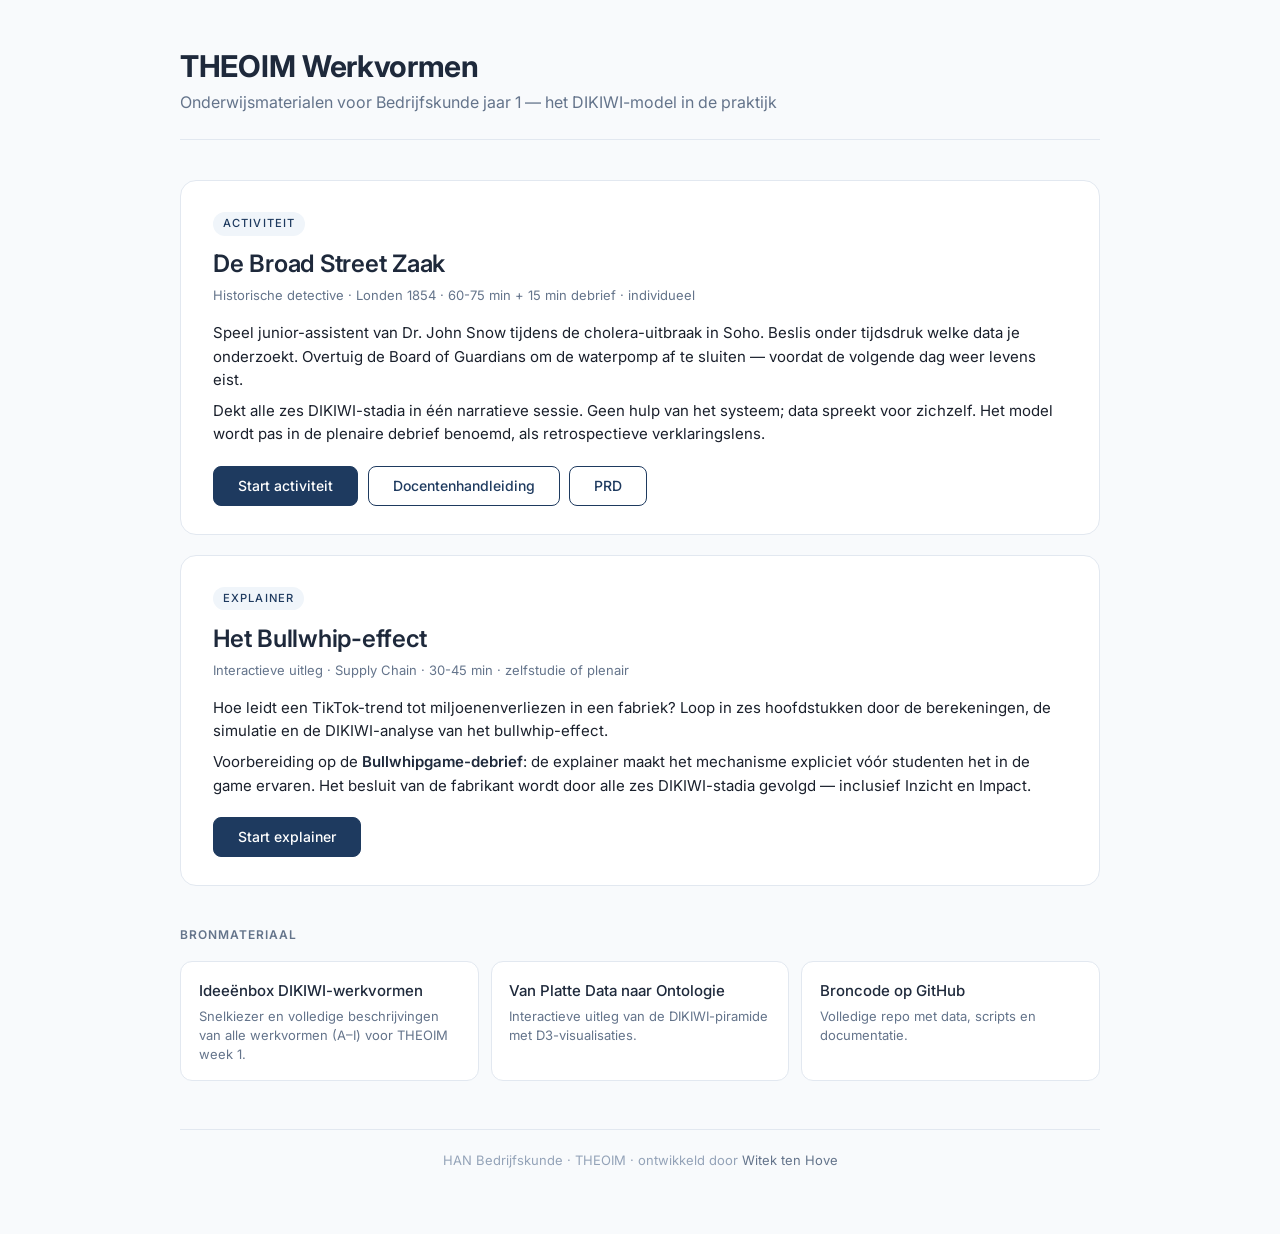
<file: index.html>
<!doctype html>
<html lang="nl">
<head>
  <meta charset="utf-8">
  <meta name="viewport" content="width=device-width, initial-scale=1">
  <title>THEOIM Werkvormen — Bedrijfskunde jaar 1</title>
  <link rel="preconnect" href="https://fonts.googleapis.com">
  <link rel="preconnect" href="https://fonts.gstatic.com" crossorigin>
  <link href="https://fonts.googleapis.com/css2?family=Inter:wght@400;500;600;700&display=swap" rel="stylesheet">
  <link rel="stylesheet" href="styles-modern.css">
  <style>
    body.portal {
      background: var(--surface);
    }
    .portal-wrap {
      max-width: 960px;
      margin: 0 auto;
      padding: 3rem 1.25rem 4rem;
    }
    .portal-head {
      margin-bottom: 2.5rem;
      padding-bottom: 1.5rem;
      border-bottom: 1px solid var(--border-color);
    }
    .portal-head h1 {
      font-size: 1.875rem;
      font-weight: 700;
      color: var(--text-dark);
      margin: 0 0 0.4rem;
    }
    .portal-head .tagline {
      color: var(--text-secondary);
      font-size: 1rem;
      margin: 0;
    }

    .hero-card {
      background: #ffffff;
      border: 1px solid var(--border-color);
      border-radius: var(--radius-xl);
      padding: 1.75rem 2rem;
      margin-bottom: 1.25rem;
      position: relative;
      transition: border-color 0.15s, box-shadow 0.15s;
    }
    .hero-card:hover {
      border-color: var(--primary-200);
      box-shadow: var(--shadow-md);
    }
    .hero-card .stamp {
      display: inline-block;
      font-size: 0.7rem;
      font-weight: 500;
      letter-spacing: 0.1em;
      text-transform: uppercase;
      color: var(--primary);
      background: var(--primary-50);
      padding: 0.2rem 0.625rem;
      border-radius: var(--radius-full);
      margin-bottom: 0.9rem;
    }
    .hero-card h2 {
      font-size: 1.5rem;
      font-weight: 600;
      color: var(--text-dark);
      margin: 0 0 0.4rem;
    }
    .hero-card .meta {
      font-size: 0.8125rem;
      color: var(--text-secondary);
      margin: 0 0 1rem;
    }
    .hero-card p {
      margin: 0.5rem 0;
      color: var(--text-primary);
      font-size: 0.9375rem;
    }
    .cta-row {
      margin-top: 1.25rem;
      display: flex;
      gap: 0.6rem;
      flex-wrap: wrap;
    }

    .section-head {
      font-size: 0.75rem;
      font-weight: 600;
      letter-spacing: 0.08em;
      text-transform: uppercase;
      color: var(--text-secondary);
      margin: 2.5rem 0 1rem;
    }
    .resource-list {
      list-style: none;
      margin: 0;
      padding: 0;
      display: grid;
      grid-template-columns: repeat(auto-fit, minmax(260px, 1fr));
      gap: 0.75rem;
    }
    .resource-list li {
      background: #ffffff;
      border: 1px solid var(--border-color);
      border-radius: var(--radius-lg);
      padding: 1rem 1.1rem;
      transition: border-color 0.15s;
    }
    .resource-list li:hover {
      border-color: var(--primary-200);
    }
    .resource-list a {
      color: var(--text-dark);
      font-weight: 500;
      font-size: 0.9375rem;
    }
    .resource-list a:hover {
      color: var(--primary);
      text-decoration: none;
    }
    .resource-list .desc {
      font-size: 0.8125rem;
      color: var(--text-secondary);
      margin: 0.3rem 0 0;
      line-height: 1.45;
    }

    footer {
      margin-top: 3rem;
      font-size: 0.8125rem;
      color: var(--text-tertiary);
      text-align: center;
      border-top: 1px solid var(--border-color);
      padding-top: 1.25rem;
    }
    footer a {
      color: var(--text-secondary);
    }

    @media (max-width: 600px) {
      .portal-wrap { padding: 2rem 1rem 2.5rem; }
      .hero-card { padding: 1.25rem 1.25rem; }
      .hero-card h2 { font-size: 1.25rem; }
    }
  </style>
</head>
<body class="portal">
  <div class="portal-wrap">
    <header class="portal-head">
      <h1>THEOIM Werkvormen</h1>
      <p class="tagline">Onderwijsmaterialen voor Bedrijfskunde jaar 1 — het DIKIWI-model in de praktijk</p>
    </header>

    <article class="hero-card">
      <div class="stamp">Activiteit</div>
      <h2>De Broad Street Zaak</h2>
      <p class="meta">Historische detective · Londen 1854 · 60-75 min + 15 min debrief · individueel</p>
      <p>Speel junior-assistent van Dr. John Snow tijdens de cholera-uitbraak in Soho. Beslis onder tijdsdruk welke data je onderzoekt. Overtuig de Board of Guardians om de waterpomp af te sluiten — voordat de volgende dag weer levens eist.</p>
      <p>Dekt alle zes DIKIWI-stadia in één narratieve sessie. Geen hulp van het systeem; data spreekt voor zichzelf. Het model wordt pas in de plenaire debrief benoemd, als retrospectieve verklaringslens.</p>
      <div class="cta-row">
        <a href="broad-street-zaak.html" class="btn btn-primary">Start activiteit</a>
        <a href="lezer.html?doc=handleiding" class="btn btn-secondary">Docentenhandleiding</a>
        <a href="lezer.html?doc=prd" class="btn btn-secondary">PRD</a>
      </div>
    </article>

    <article class="hero-card">
      <div class="stamp">Explainer</div>
      <h2>Het Bullwhip-effect</h2>
      <p class="meta">Interactieve uitleg · Supply Chain · 30-45 min · zelfstudie of plenair</p>
      <p>Hoe leidt een TikTok-trend tot miljoenenverliezen in een fabriek? Loop in zes hoofdstukken door de berekeningen, de simulatie en de DIKIWI-analyse van het bullwhip-effect.</p>
      <p>Voorbereiding op de <strong>Bullwhipgame-debrief</strong>: de explainer maakt het mechanisme expliciet vóór studenten het in de game ervaren. Het besluit van de fabrikant wordt door alle zes DIKIWI-stadia gevolgd — inclusief Inzicht en Impact.</p>
      <div class="cta-row">
        <a href="bullwhip-explainer.html" class="btn btn-primary">Start explainer</a>
      </div>
    </article>

    <div class="section-head">Bronmateriaal</div>
    <ul class="resource-list">
      <li>
        <a href="ideeen.md">Ideeënbox DIKIWI-werkvormen</a>
        <p class="desc">Snelkiezer en volledige beschrijvingen van alle werkvormen (A–I) voor THEOIM week 1.</p>
      </li>
      <li>
        <a href="Van%20Platte%20Data%20naar%20Ontologie.html">Van Platte Data naar Ontologie</a>
        <p class="desc">Interactieve uitleg van de DIKIWI-piramide met D3-visualisaties.</p>
      </li>
      <li>
        <a href="https://github.com/hanbedrijfskunde/theo-im" target="_blank" rel="noopener">Broncode op GitHub</a>
        <p class="desc">Volledige repo met data, scripts en documentatie.</p>
      </li>
    </ul>

    <footer>
      HAN Bedrijfskunde · THEOIM · ontwikkeld door <a href="https://github.com/witoldtenhove" target="_blank" rel="noopener">Witek ten Hove</a>
    </footer>
  </div>
</body>
</html>
</file>
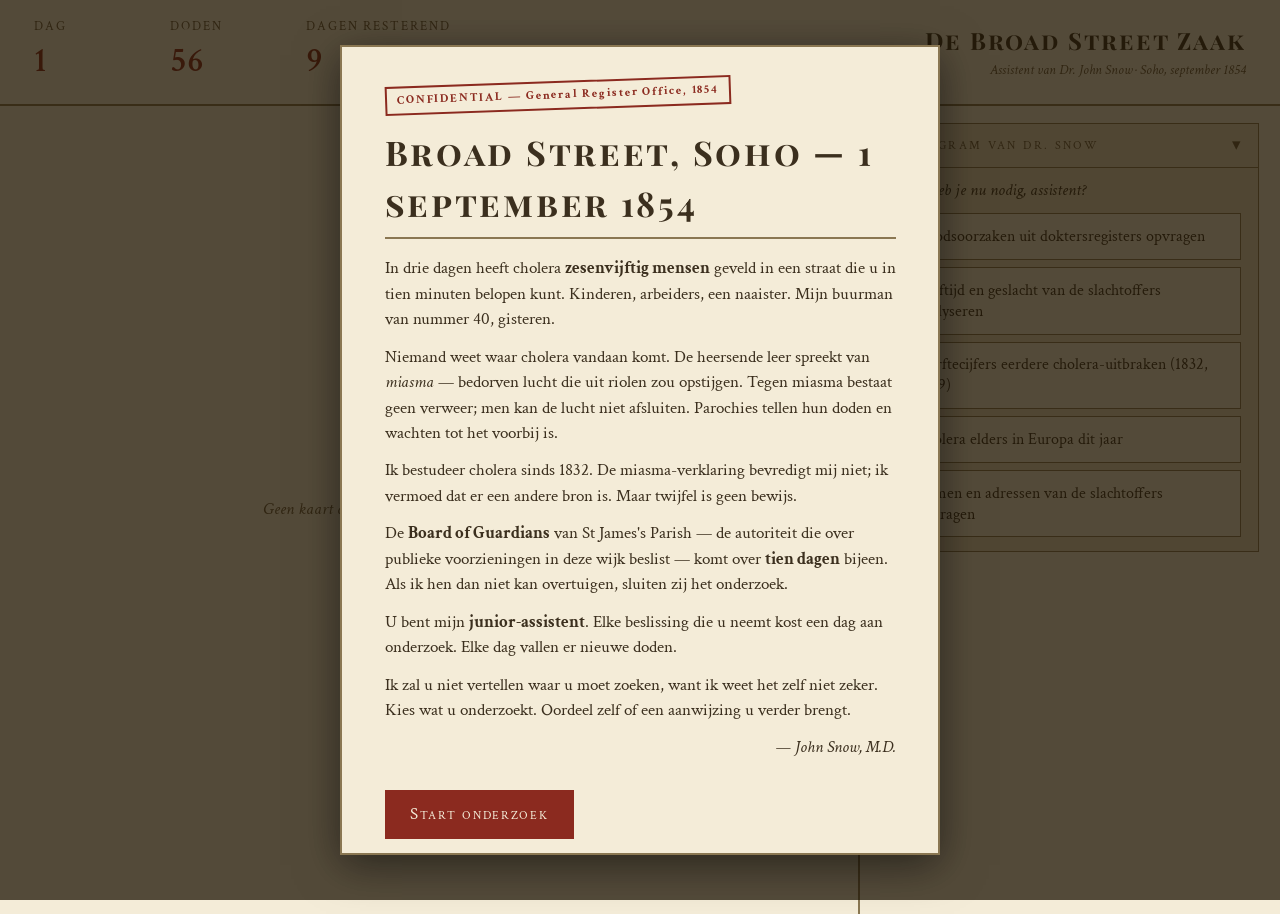
<file: broad-street-zaak.html>
<!doctype html>
<html lang="nl">
<head>
  <meta charset="utf-8">
  <meta name="viewport" content="width=device-width, initial-scale=1">
  <title>De Broad Street Zaak — Londen, 1854</title>
  <link rel="preconnect" href="https://fonts.googleapis.com">
  <link rel="preconnect" href="https://fonts.gstatic.com" crossorigin>
  <link href="https://fonts.googleapis.com/css2?family=Playfair+Display:wght@400;600;700&family=Crimson+Text:ital,wght@0,400;0,600;1,400&display=swap" rel="stylesheet">
  <link rel="stylesheet" href="styles.css">
</head>
<body>
  <div id="app">
    <header id="dashboard">
      <div class="dash-cell">
        <div class="dash-label">Dag</div>
        <div class="dash-value" id="day-value">1</div>
      </div>
      <div class="dash-cell">
        <div class="dash-label">Doden</div>
        <div class="dash-value" id="deaths-value">56</div>
      </div>
      <div class="dash-cell">
        <div class="dash-label">Dagen resterend</div>
        <div class="dash-value" id="remaining-value">9</div>
      </div>
      <div class="dash-cell dash-brand">
        <div class="dash-title">De Broad Street Zaak</div>
        <div class="dash-subtitle">Assistent van Dr. John Snow · Soho, september 1854</div>
      </div>
    </header>

    <main id="workspace">
      <section id="map-panel">
        <svg id="map-svg" viewBox="0 0 1024 768" preserveAspectRatio="xMidYMid meet"
             xmlns="http://www.w3.org/2000/svg">
          <rect width="1024" height="768" fill="#f4ecd8"/>
          <g id="layer-streets"></g>
          <g id="layer-density"></g>
          <g id="layer-deaths"></g>
          <g id="layer-poi"></g>
          <g id="layer-pumps"></g>
        </svg>
        <div id="map-placeholder" class="placeholder">
          Geen kaart opgevraagd. Kies een bron in het telegram.
        </div>
      </section>

      <aside id="side-panel">
        <div id="menu-block" class="menu-open">
          <button id="menu-toggle" type="button" aria-expanded="true" aria-controls="menu">
            <span class="telegram-head">Telegram van Dr. Snow</span>
            <span class="chevron" aria-hidden="true">▾</span>
          </button>
          <div class="telegram-body" id="menu-prompt">
            Wat heb je nu nodig, assistent?
          </div>
          <div id="menu" role="list"></div>
        </div>
        <div id="tabs" role="tablist"></div>
        <div id="viz" class="viz-panel hidden"></div>
      </aside>
    </main>

    <div id="intro-overlay" class="overlay">
      <div class="overlay-card">
        <div class="stamp">CONFIDENTIAL — General Register Office, 1854</div>
        <h1>Broad Street, Soho — 1 september 1854</h1>
        <p>In drie dagen heeft cholera <strong>zesenvijftig mensen</strong> geveld in een straat die u in tien minuten belopen kunt. Kinderen, arbeiders, een naaister. Mijn buurman van nummer 40, gisteren.</p>
        <p>Niemand weet waar cholera vandaan komt. De heersende leer spreekt van <em>miasma</em> — bedorven lucht die uit riolen zou opstijgen. Tegen miasma bestaat geen verweer; men kan de lucht niet afsluiten. Parochies tellen hun doden en wachten tot het voorbij is.</p>
        <p>Ik bestudeer cholera sinds 1832. De miasma-verklaring bevredigt mij niet; ik vermoed dat er een andere bron is. Maar twijfel is geen bewijs.</p>
        <p>De <strong>Board of Guardians</strong> van St James's Parish — de autoriteit die over publieke voorzieningen in deze wijk beslist — komt over <strong>tien dagen</strong> bijeen. Als ik hen dan niet kan overtuigen, sluiten zij het onderzoek.</p>
        <p>U bent mijn <strong>junior-assistent</strong>. Elke beslissing die u neemt kost een dag aan onderzoek. Elke dag vallen er nieuwe doden.</p>
        <p>Ik zal u niet vertellen waar u moet zoeken, want ik weet het zelf niet zeker. Kies wat u onderzoekt. Oordeel zelf of een aanwijzing u verder brengt.</p>
        <p class="signature">— John Snow, M.D.</p>
        <div id="start-vault">
          <button id="start-btn" class="primary">Start onderzoek</button>
          <form id="unlock-form" class="unlock-form hidden" autocomplete="off">
            <label for="unlock-input">Codewoord van dr. Snow</label>
            <input id="unlock-input" type="password" autocomplete="off" spellcheck="false">
            <button type="submit" class="primary">Open dossier</button>
            <div id="unlock-error" class="unlock-error hidden">Onjuist codewoord. Vraag in het werkcollege.</div>
          </form>
        </div>
      </div>
    </div>

    <div id="ending-overlay" class="overlay hidden">
      <div class="overlay-card wide" id="ending-card"></div>
    </div>
  </div>

  <script type="module" src="app.js"></script>
</body>
</html>
</file>
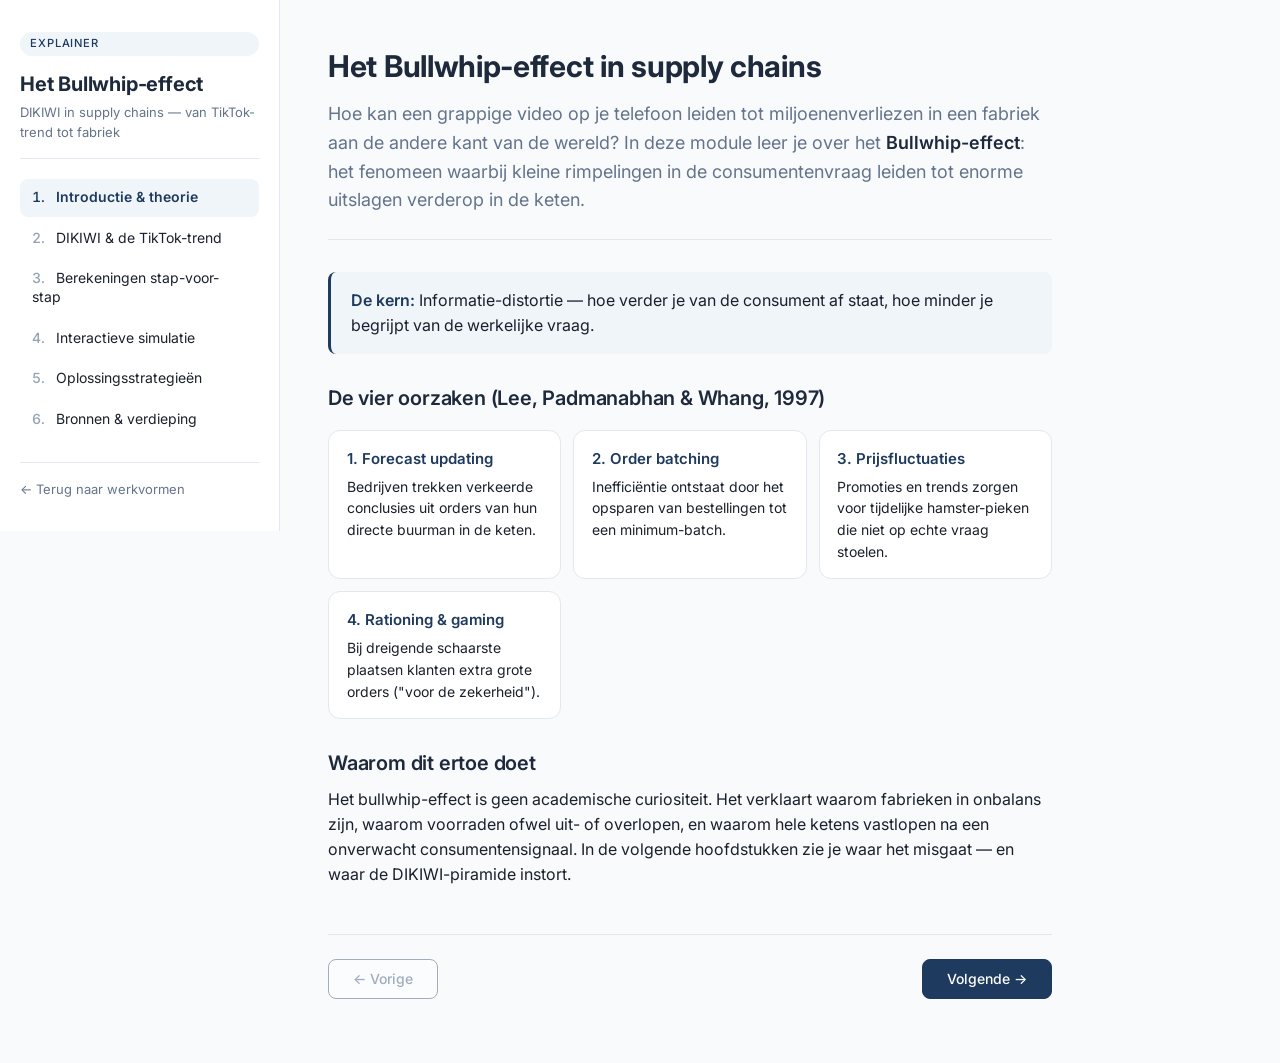
<file: bullwhip-explainer.html>
<!doctype html>
<html lang="nl">
<head>
  <meta charset="utf-8">
  <meta name="viewport" content="width=device-width, initial-scale=1">
  <title>Het Bullwhip-effect — DIKIWI Explainer</title>
  <meta name="description" content="Interactieve explainer: hoe een TikTok-trend tot miljoenenverliezen in een fabriek leidt. Het bullwhip-effect uitgelegd via het DIKIWI-model.">
  <link rel="preconnect" href="https://fonts.googleapis.com">
  <link rel="preconnect" href="https://fonts.gstatic.com" crossorigin>
  <link href="https://fonts.googleapis.com/css2?family=Inter:wght@400;500;600;700&display=swap" rel="stylesheet">
  <link rel="stylesheet" href="styles-modern.css">
  <style>
    body.explainer {
      background: var(--surface);
      min-height: 100vh;
    }
    .layout {
      display: grid;
      grid-template-columns: 280px 1fr;
      min-height: 100vh;
    }

    /* === SIDEBAR / TOC === */
    .toc {
      background: #ffffff;
      border-right: 1px solid var(--border-color);
      padding: 2rem 1.25rem;
      position: sticky;
      top: 0;
      align-self: start;
      max-height: 100vh;
      overflow-y: auto;
      display: flex;
      flex-direction: column;
    }
    .toc-stamp {
      display: inline-block;
      font-size: 0.7rem;
      font-weight: 500;
      letter-spacing: 0.08em;
      text-transform: uppercase;
      color: var(--primary);
      background: var(--primary-50);
      padding: 0.2rem 0.625rem;
      border-radius: var(--radius-full);
      margin-bottom: 1rem;
    }
    .toc h1 {
      margin: 0 0 0.3rem;
      font-size: 1.25rem;
      font-weight: 700;
      color: var(--text-dark);
      line-height: 1.25;
    }
    .toc .toc-tagline {
      color: var(--text-secondary);
      font-size: 0.8125rem;
      margin: 0 0 1.25rem;
      padding-bottom: 1rem;
      border-bottom: 1px solid var(--border-color);
    }
    .toc-nav {
      list-style: none;
      margin: 0 0 1.5rem;
      padding: 0;
      display: flex;
      flex-direction: column;
      gap: 0.15rem;
    }
    .toc-nav button {
      display: block;
      width: 100%;
      text-align: left;
      background: transparent;
      border: none;
      border-radius: var(--radius-md);
      padding: 0.6rem 0.75rem;
      font-family: inherit;
      font-size: 0.875rem;
      color: var(--text-primary);
      cursor: pointer;
      line-height: 1.35;
      transition: background 0.12s, color 0.12s;
    }
    .toc-nav button:hover {
      background: var(--primary-50);
      color: var(--primary);
    }
    .toc-nav button[aria-pressed="true"] {
      background: var(--primary-50);
      color: var(--primary);
      font-weight: 600;
    }
    .toc-nav .toc-num {
      display: inline-block;
      width: 1.5rem;
      color: var(--text-tertiary);
      font-variant-numeric: tabular-nums;
      font-weight: 500;
    }
    .toc-nav button[aria-pressed="true"] .toc-num {
      color: var(--primary);
    }
    .toc-back {
      margin-top: auto;
      padding-top: 1rem;
      border-top: 1px solid var(--border-color);
      font-size: 0.8125rem;
    }
    .toc-back a {
      color: var(--text-secondary);
    }
    .toc-back a:hover { color: var(--primary); text-decoration: none; }

    /* === MOBIELE TOC TOGGLE === */
    .toc-toggle {
      display: none;
      position: fixed;
      top: 0.75rem;
      left: 0.75rem;
      z-index: 100;
      background: #ffffff;
      border: 1px solid var(--border-color);
      border-radius: var(--radius-md);
      padding: 0.5rem 0.9rem;
      font-family: inherit;
      font-size: 0.875rem;
      font-weight: 500;
      color: var(--text-dark);
      cursor: pointer;
      box-shadow: var(--shadow-sm);
    }
    .toc-toggle-backdrop {
      display: none;
      position: fixed;
      inset: 0;
      background: rgb(15 23 42 / 0.4);
      z-index: 80;
    }

    /* === MAIN CONTENT === */
    .content {
      padding: 3rem 3rem 4rem;
      max-width: 820px;
    }
    .content h2 {
      margin: 0 0 1rem;
      font-size: 1.875rem;
      font-weight: 700;
      color: var(--text-dark);
    }
    .content h3 {
      font-size: 1.25rem;
      font-weight: 600;
      color: var(--text-dark);
      margin: 2rem 0 0.75rem;
    }
    .content .lede {
      font-size: 1.125rem;
      line-height: 1.6;
      color: var(--text-secondary);
      margin-bottom: 2rem;
      padding-bottom: 1.5rem;
      border-bottom: 1px solid var(--border-color);
    }
    .chapter { display: none; }
    .chapter.active { display: block; }

    /* === INFOBOX / QUOTE BLOCKS === */
    .quote-block {
      background: var(--primary-50);
      border-left: 3px solid var(--primary);
      border-radius: var(--radius-md);
      padding: 1rem 1.25rem;
      margin: 1.5rem 0;
      color: var(--text-primary);
    }
    .quote-block p { margin: 0; }
    .quote-block strong { color: var(--primary); }

    /* === OORZAAK-GRID === */
    .causes {
      list-style: none;
      padding: 0;
      margin: 1.25rem 0;
      display: grid;
      grid-template-columns: repeat(auto-fit, minmax(220px, 1fr));
      gap: 0.75rem;
    }
    .causes li {
      background: #ffffff;
      border: 1px solid var(--border-color);
      border-radius: var(--radius-lg);
      padding: 1rem 1.1rem;
      font-size: 0.875rem;
    }
    .causes li b {
      display: block;
      color: var(--primary);
      margin-bottom: 0.35rem;
      font-weight: 600;
      font-size: 0.9375rem;
    }

    /* === DIKIWI STAGES === */
    .case-header {
      background: var(--primary);
      color: #ffffff;
      border-radius: var(--radius-lg) var(--radius-lg) 0 0;
      padding: 0.8rem 1.25rem;
      margin: 1.5rem 0 0;
      display: flex;
      justify-content: space-between;
      align-items: baseline;
      flex-wrap: wrap;
      gap: 0.5rem;
    }
    .case-header .case-title {
      font-weight: 600;
      color: #ffffff;
    }
    .case-header .case-meta {
      font-size: 0.75rem;
      color: var(--primary-100);
      letter-spacing: 0.06em;
      text-transform: uppercase;
    }
    .stages {
      list-style: none;
      padding: 0;
      margin: 0 0 1.5rem;
      background: #ffffff;
      border: 1px solid var(--border-color);
      border-top: none;
      border-radius: 0 0 var(--radius-lg) var(--radius-lg);
      overflow: hidden;
    }
    .stage {
      display: grid;
      grid-template-columns: 130px 1fr;
      gap: 1rem;
      padding: 1rem 1.25rem;
      border-bottom: 1px solid var(--border-color);
      align-items: start;
    }
    .stage:last-child { border-bottom: none; }
    .stage-label {
      font-weight: 600;
      color: var(--primary);
      font-size: 0.9375rem;
      line-height: 1.3;
    }
    .stage-num {
      display: block;
      font-size: 0.7rem;
      color: var(--text-tertiary);
      font-weight: 500;
      letter-spacing: 0.08em;
      text-transform: uppercase;
      margin-bottom: 0.2rem;
    }
    .stage-body p { margin: 0 0 0.35rem; font-size: 0.9375rem; }
    .stage-body .stage-meta {
      font-size: 0.8125rem;
      color: var(--text-secondary);
      margin: 0;
    }
    .stage.new .stage-label::after {
      content: "nieuw";
      display: inline-block;
      margin-left: 0.4rem;
      font-size: 0.625rem;
      letter-spacing: 0.04em;
      background: var(--success-light);
      color: var(--success);
      padding: 0.1rem 0.45rem;
      border-radius: var(--radius-full);
      font-weight: 500;
      text-transform: uppercase;
      vertical-align: middle;
    }

    /* === WARNING BLOCK === */
    .warning-block {
      background: var(--warning-light);
      border-left: 3px solid var(--warning);
      border-radius: var(--radius-md);
      padding: 0.9rem 1.1rem;
      margin: 1.5rem 0;
      display: grid;
      grid-template-columns: 1.5rem 1fr;
      gap: 0.75rem;
      align-items: start;
    }
    .warning-block .warning-icon {
      font-size: 1.1rem;
      font-weight: 700;
      color: var(--warning);
      line-height: 1.3;
      text-align: center;
    }
    .warning-block p { margin: 0; font-size: 0.9375rem; }
    .warning-block[hidden] { display: none; }

    /* === REKEN-TABS === */
    .reken-block {
      background: #ffffff;
      border: 1px solid var(--border-color);
      border-radius: var(--radius-lg);
      margin: 1.5rem 0;
      overflow: hidden;
    }
    .reken-tabs {
      display: flex;
      background: var(--surface);
      border-bottom: 1px solid var(--border-color);
    }
    .reken-tabs button {
      flex: 1;
      background: transparent;
      border: none;
      padding: 0.9rem 1rem;
      font-family: inherit;
      font-size: 0.9375rem;
      font-weight: 500;
      color: var(--text-secondary);
      cursor: pointer;
      transition: color 0.15s, background 0.15s, box-shadow 0.15s;
    }
    .reken-tabs button:hover { color: var(--primary); }
    .reken-tabs button[aria-pressed="true"] {
      background: #ffffff;
      color: var(--primary);
      font-weight: 600;
      box-shadow: inset 0 -2px 0 var(--primary);
    }
    .reken-content { padding: 1.5rem; }
    .reken-context {
      color: var(--text-secondary);
      font-size: 0.9375rem;
      margin: 0 0 1.25rem;
      padding-bottom: 1rem;
      border-bottom: 1px solid var(--border-color);
    }
    .reken-grid {
      display: grid;
      grid-template-columns: 1fr 1fr;
      gap: 2rem;
    }
    .reken-section h4 {
      font-size: 0.75rem;
      font-weight: 600;
      letter-spacing: 0.08em;
      text-transform: uppercase;
      color: var(--text-secondary);
      margin: 0 0 0.6rem;
    }
    .reken-section h4.spaced { margin-top: 1.25rem; }
    .reken-row {
      display: flex;
      justify-content: space-between;
      align-items: center;
      padding: 0.55rem 0.75rem;
      background: var(--surface);
      border-radius: var(--radius-sm);
      margin-bottom: 0.35rem;
      font-size: 0.9375rem;
    }
    .reken-row .num {
      font-variant-numeric: tabular-nums;
      font-weight: 600;
      color: var(--text-dark);
    }
    .reken-row.incoming { color: var(--primary); }
    .reken-row.incoming .num { color: var(--primary); }
    .reken-row.total {
      background: var(--primary-50);
      border-left: 3px solid var(--primary);
      font-weight: 600;
    }
    .reken-row.total .num { font-size: 1.125rem; color: var(--primary); }
    .reken-row.sale {
      background: var(--danger-light);
      color: var(--danger);
    }
    .reken-row.sale .num { color: var(--danger); }
    .reken-row.target {
      background: var(--warning-light);
      color: var(--warning);
    }
    .reken-row.target .num { color: var(--warning); }
    .order-card {
      margin-top: 1rem;
      background: var(--primary);
      color: #ffffff;
      border-radius: var(--radius-lg);
      padding: 1.1rem 1.25rem;
    }
    .order-card .order-label {
      font-size: 0.75rem;
      font-weight: 500;
      letter-spacing: 0.08em;
      text-transform: uppercase;
      color: var(--primary-100);
    }
    .order-card .order-value {
      font-size: 3rem;
      font-weight: 700;
      color: #ffffff;
      font-variant-numeric: tabular-nums;
      line-height: 1;
      margin: 0.3rem 0;
    }
    .order-card .order-formula {
      font-size: 0.8125rem;
      color: var(--primary-100);
      margin: 0;
    }

    /* === SIMULATIE === */
    .sim-controls {
      display: grid;
      grid-template-columns: 1fr 1fr;
      gap: 1.5rem;
      margin: 1.5rem 0;
      background: #ffffff;
      border: 1px solid var(--border-color);
      border-radius: var(--radius-lg);
      padding: 1.25rem;
    }
    .sim-controls > div > label {
      display: block;
      font-size: 0.75rem;
      font-weight: 600;
      letter-spacing: 0.06em;
      text-transform: uppercase;
      color: var(--text-secondary);
      margin-bottom: 0.6rem;
    }
    .sim-controls input[type="range"] {
      width: 100%;
      accent-color: var(--primary);
    }
    .sim-controls .slider-val {
      font-variant-numeric: tabular-nums;
      color: var(--primary);
      font-weight: 700;
      margin-left: 0.5rem;
    }
    .sim-controls .toggle {
      display: flex;
      align-items: center;
      gap: 0.65rem;
      cursor: pointer;
      font-size: 0.9375rem;
      font-weight: 400;
      color: var(--text-primary);
      text-transform: none;
      letter-spacing: normal;
      margin-bottom: 0;
      flex-wrap: wrap;
    }
    .sim-controls .toggle > span:last-child {
      flex: 1 1 140px;
      min-width: 0;
    }
    .toggle input { display: none; }
    .toggle-track {
      width: 44px;
      height: 24px;
      background: var(--border-subtle);
      border-radius: 12px;
      position: relative;
      transition: background 0.18s;
      flex-shrink: 0;
    }
    .toggle-track::after {
      content: "";
      position: absolute;
      top: 2px;
      left: 2px;
      width: 20px;
      height: 20px;
      border-radius: 50%;
      background: #ffffff;
      box-shadow: 0 1px 2px rgb(0 0 0 / 0.15);
      transition: transform 0.18s;
    }
    .toggle input:checked + .toggle-track { background: var(--primary); }
    .toggle input:checked + .toggle-track::after { transform: translateX(20px); }
    .sim-chart-wrap {
      background: #ffffff;
      border: 1px solid var(--border-color);
      border-radius: var(--radius-lg);
      padding: 1.25rem;
    }
    .sim-chart {
      width: 100%;
      height: auto;
      display: block;
    }
    .sim-legend {
      display: flex;
      gap: 1.25rem;
      flex-wrap: wrap;
      margin-bottom: 0.75rem;
      font-size: 0.8125rem;
      color: var(--text-secondary);
    }
    .sim-legend span {
      display: inline-flex;
      align-items: center;
      gap: 0.45rem;
    }
    .sim-legend i {
      width: 24px;
      height: 3px;
      display: inline-block;
      border-radius: 2px;
    }
    .sim-caption {
      font-size: 0.8125rem;
      color: var(--text-secondary);
      text-align: center;
      margin-top: 0.75rem;
    }

    /* === STRATEGIE === */
    .strategy {
      background: #ffffff;
      border: 1px solid var(--border-color);
      border-radius: var(--radius-lg);
      padding: 1.25rem 1.5rem;
      margin-bottom: 0.9rem;
      transition: border-color 0.15s;
    }
    .strategy:hover { border-color: var(--primary-200); }
    .strategy h3 {
      margin: 0 0 0.4rem;
      color: var(--primary);
      font-size: 1.0625rem;
      font-weight: 600;
    }
    .strategy p { margin: 0; font-size: 0.9375rem; }

    /* === BRONNEN === */
    .sources {
      list-style: none;
      padding: 0;
      margin: 1.25rem 0;
    }
    .sources li {
      background: #ffffff;
      border: 1px solid var(--border-color);
      border-radius: var(--radius-md);
      padding: 0.8rem 1.1rem;
      margin-bottom: 0.5rem;
      font-size: 0.9375rem;
      line-height: 1.55;
    }
    .sources cite {
      font-style: italic;
      color: var(--text-secondary);
    }

    /* === NAV BUTTONS === */
    .nav-buttons {
      display: flex;
      justify-content: space-between;
      align-items: center;
      margin-top: 3rem;
      padding-top: 1.5rem;
      border-top: 1px solid var(--border-color);
    }

    /* === RESPONSIVE === */
    @media (max-width: 820px) {
      .layout { grid-template-columns: 1fr; }
      .toc {
        position: fixed;
        top: 0;
        left: 0;
        bottom: 0;
        width: 280px;
        z-index: 90;
        transform: translateX(-100%);
        transition: transform 0.25s;
        box-shadow: 4px 0 20px rgb(0 0 0 / 0.12);
      }
      .toc.open { transform: translateX(0); }
      .toc-toggle { display: block; }
      .toc-toggle-backdrop.open { display: block; }
      .content {
        padding: 4rem 1.25rem 2.5rem;
      }
      .content h2 { font-size: 1.5rem; }
      .reken-grid { grid-template-columns: 1fr; gap: 1rem; }
      .sim-controls { grid-template-columns: 1fr; }
      .stage { grid-template-columns: 1fr; gap: 0.25rem; padding: 0.9rem 1rem; }
    }
  </style>
</head>
<body class="explainer">
  <button class="toc-toggle" id="toc-toggle" aria-expanded="false" aria-controls="toc">Menu</button>
  <div class="toc-toggle-backdrop" id="toc-backdrop"></div>

  <div class="layout">
    <aside class="toc" id="toc">
      <div class="toc-stamp">Explainer</div>
      <h1>Het Bullwhip-effect</h1>
      <p class="toc-tagline">DIKIWI in supply chains — van TikTok-trend tot fabriek</p>
      <ul class="toc-nav" id="toc-nav">
        <li><button data-chapter="intro" aria-pressed="true"><span class="toc-num">1.</span>Introductie &amp; theorie</button></li>
        <li><button data-chapter="dikiwi" aria-pressed="false"><span class="toc-num">2.</span>DIKIWI &amp; de TikTok-trend</button></li>
        <li><button data-chapter="rekenen" aria-pressed="false"><span class="toc-num">3.</span>Berekeningen stap-voor-stap</button></li>
        <li><button data-chapter="simulatie" aria-pressed="false"><span class="toc-num">4.</span>Interactieve simulatie</button></li>
        <li><button data-chapter="strategie" aria-pressed="false"><span class="toc-num">5.</span>Oplossingsstrategieën</button></li>
        <li><button data-chapter="bronnen" aria-pressed="false"><span class="toc-num">6.</span>Bronnen &amp; verdieping</button></li>
      </ul>
      <div class="toc-back">
        <a href="index.html">← Terug naar werkvormen</a>
      </div>
    </aside>

    <main class="content">

      <!-- HOOFDSTUK 1: INTRODUCTIE -->
      <section class="chapter active" id="intro" data-chapter="intro">
        <h2>Het Bullwhip-effect in supply chains</h2>
        <p class="lede">Hoe kan een grappige video op je telefoon leiden tot miljoenenverliezen in een fabriek aan de andere kant van de wereld? In deze module leer je over het <strong>Bullwhip-effect</strong>: het fenomeen waarbij kleine rimpelingen in de consumentenvraag leiden tot enorme uitslagen verderop in de keten.</p>

        <div class="quote-block">
          <p><strong>De kern:</strong> Informatie-distortie — hoe verder je van de consument af staat, hoe minder je begrijpt van de werkelijke vraag.</p>
        </div>

        <h3>De vier oorzaken (Lee, Padmanabhan &amp; Whang, 1997)</h3>
        <ul class="causes">
          <li><b>1. Forecast updating</b>Bedrijven trekken verkeerde conclusies uit orders van hun directe buurman in de keten.</li>
          <li><b>2. Order batching</b>Inefficiëntie ontstaat door het opsparen van bestellingen tot een minimum-batch.</li>
          <li><b>3. Prijsfluctuaties</b>Promoties en trends zorgen voor tijdelijke hamster-pieken die niet op echte vraag stoelen.</li>
          <li><b>4. Rationing &amp; gaming</b>Bij dreigende schaarste plaatsen klanten extra grote orders ("voor de zekerheid").</li>
        </ul>

        <h3>Waarom dit ertoe doet</h3>
        <p>Het bullwhip-effect is geen academische curiositeit. Het verklaart waarom fabrieken in onbalans zijn, waarom voorraden ofwel uit- of overlopen, en waarom hele ketens vastlopen na een onverwacht consumentensignaal. In de volgende hoofdstukken zie je waar het misgaat — en waar de DIKIWI-piramide instort.</p>
      </section>

      <!-- HOOFDSTUK 2: DIKIWI & TIKTOK -->
      <section class="chapter" id="dikiwi" data-chapter="dikiwi">
        <h2>DIKIWI &amp; de TikTok-trend</h2>
        <p class="lede">Laten we het <strong>DIKIWI-model</strong> toepassen op een modern scenario: een specifieke "viral" snack die plotseling overal is uitverkocht. We lopen alle zes stadia door — van het ruwe ordergetal tot het structurele leereffect.</p>

        <div class="case-header">
          <span class="case-title">Casus: De TikTok-snack</span>
          <span class="case-meta">DIKIWI · zes stadia</span>
        </div>
        <ul class="stages">
          <li class="stage">
            <div class="stage-label"><span class="stage-num">Stadium 1</span>Data</div>
            <div class="stage-body">
              <p>De groothandel ziet: <em>"Retailer X bestelt 2.000 zakken Blue Chips i.p.v. 50."</em></p>
              <p class="stage-meta">Ruw ordergetal — zonder interpretatie of duiding.</p>
            </div>
          </li>
          <li class="stage">
            <div class="stage-label"><span class="stage-num">Stadium 2</span>Informatie</div>
            <div class="stage-body">
              <p>Vraag bij deze retailer is <strong>+4.000%</strong> gestegen — een afwijking van de baseline.</p>
              <p class="stage-meta">De data krijgt betekenis door vergelijking met een referentie.</p>
            </div>
          </li>
          <li class="stage">
            <div class="stage-label"><span class="stage-num">Stadium 3</span>Kennis</div>
            <div class="stage-body">
              <p>Een influencer met 5M volgers plaatste gisteren een video. Vergelijkbare hypes duurden in het verleden gemiddeld twee weken.</p>
              <p class="stage-meta">Context, patronen en vakliteratuur worden gekoppeld aan het signaal.</p>
            </div>
          </li>
          <li class="stage new">
            <div class="stage-label"><span class="stage-num">Stadium 4</span>Inzicht</div>
            <div class="stage-body">
              <p>Onze keten reageert in <strong>weken</strong>; algoritmische trends razen in <strong>uren</strong>. Onze planning-cyclus is structureel niet ingericht op dit type signaal.</p>
              <p class="stage-meta">De Kennis → Inzicht-sprong: een patroon herkennen dat verder reikt dan deze ene casus.</p>
            </div>
          </li>
          <li class="stage">
            <div class="stage-label"><span class="stage-num">Stadium 5</span>Wijsheid</div>
            <div class="stage-body">
              <p>We leveren de huidige voorraad uit, maar openen <strong>geen</strong> nieuwe productielijn. De hype is over twee weken voorbij.</p>
              <p class="stage-meta">Een afgewogen besluit dat rekening houdt met onzekerheid en lange-termijn-kosten.</p>
            </div>
          </li>
          <li class="stage new">
            <div class="stage-label"><span class="stage-num">Stadium 6</span>Impact</div>
            <div class="stage-body">
              <p>Een faillissement-waardige berg dode voorraad is vermeden. We bouwen bovendien een <strong>social-monitoring dashboard</strong> zodat de volgende hype op dag 1 wordt herkend, niet pas bij de eerste bulk-order.</p>
              <p class="stage-meta">Het besluit leidt tot een meetbare uitkomst én een structurele leerwinst voor de organisatie.</p>
            </div>
          </li>
        </ul>

        <div class="warning-block">
          <span class="warning-icon" aria-hidden="true">!</span>
          <p>Zonder de Kennis over TikTok ziet de fabrikant alleen de enorme orders. Hij denkt dat hij de nieuwe Coca-Cola in handen heeft en investeert miljoenen in extra machines. Zodra de trend stopt, blijft hij achter met een onverkoopbare berg voorraad.</p>
        </div>

        <p>In een traditionele keten is de fabrikant blind voor de smartphone van de consument. Hij ziet alleen de order van zijn buurman — en reageert daar paniekerig op. De volgende hoofdstukken laten in cijfers zien wat dat betekent.</p>
      </section>

      <!-- HOOFDSTUK 3: REKENEN -->
      <section class="chapter" id="rekenen" data-chapter="rekenen">
        <h2>De versterking in cijfers</h2>
        <p class="lede">We lopen de voorraadlogica stap-voor-stap door. Let goed op hoe de restvoorraad en de inkomende order van vorige week samen de start van de nieuwe week vormen — en hoe een kleine vraagschommeling resulteert in een grote bestelling.</p>

        <div class="reken-block">
          <div class="reken-tabs" id="reken-tabs">
            <button data-step="0" aria-pressed="true">Week 1: Normale week</button>
            <button data-step="1" aria-pressed="false">Week 2: De TikTok-piek</button>
          </div>
          <div class="reken-content">
            <p class="reken-context" id="reken-context"></p>
            <div class="reken-grid">
              <div class="reken-section">
                <h4>Maandagochtend (start)</h4>
                <div class="reken-row"><span>Restvoorraad (vorige week)</span><span class="num" id="r-rest"></span></div>
                <div class="reken-row incoming"><span>+ Inkomende bestelling</span><span class="num" id="r-inkomend"></span></div>
                <div class="reken-row total"><span>Totaal beginvoorraad</span><span class="num" id="r-totaal"></span></div>
                <h4 class="spaced">Gedurende de week</h4>
                <div class="reken-row sale"><span>Verkoop</span><span class="num" id="r-verkoop"></span></div>
              </div>
              <div class="reken-section">
                <h4>Einde week (order)</h4>
                <div class="reken-row"><span>Huidige rest</span><span class="num" id="r-nieuwerest"></span></div>
                <div class="reken-row target"><span>Nieuw doelniveau</span><span class="num" id="r-doel"></span></div>
                <div class="order-card">
                  <div class="order-label">Nieuwe order aan fabriek</div>
                  <div class="order-value" id="r-order"></div>
                  <p class="order-formula" id="r-formule"></p>
                </div>
              </div>
            </div>
            <div class="warning-block" id="r-warning" hidden style="margin-top:1.5rem;">
              <span class="warning-icon" aria-hidden="true">↗</span>
              <p><strong>Het bullwhip-mechanisme:</strong> de consumentenvraag steeg slechts met <strong>50%</strong> (van 10 naar 15). Jouw bestelling aan de fabriek steeg echter met <strong>150%</strong> (van 10 naar 25). Dit is de zweepslag.</p>
            </div>
          </div>
        </div>
      </section>

      <!-- HOOFDSTUK 4: SIMULATIE -->
      <section class="chapter" id="simulatie" data-chapter="simulatie">
        <h2>Hype-simulatie</h2>
        <p class="lede">Stel zelf de impact van de influencer in en kijk wat er gebeurt. Zet vervolgens de informatiedeling aan: dan ziet de fabriek dezelfde POS-data als de retailer, en het bullwhip-effect smelt grotendeels weg.</p>

        <div class="sim-controls">
          <div>
            <label for="sim-fluct">Impact van de influencer<span class="slider-val" id="sim-fluct-val">3</span></label>
            <input type="range" id="sim-fluct" min="1" max="10" value="3">
          </div>
          <div>
            <label for="sim-dikiwi">Informatiedeling (POS-data)</label>
            <label class="toggle">
              <input type="checkbox" id="sim-dikiwi">
              <span class="toggle-track"></span>
              <span id="sim-dikiwi-label">Uit — fabriek ziet alleen orders</span>
            </label>
          </div>
        </div>

        <div class="sim-chart-wrap">
          <div class="sim-legend">
            <span><i style="background: #1e293b;"></i>Consument</span>
            <span><i style="background: #64748b;"></i>Winkelier (gestreept)</span>
            <span><i style="background: #dc2626;"></i>Fabriek</span>
          </div>
          <svg class="sim-chart" id="sim-chart" viewBox="0 0 800 350" preserveAspectRatio="xMidYMid meet" role="img" aria-label="Lijngrafiek met vraag van consument, winkelier en fabriek over 20 weken"></svg>
        </div>
        <p class="sim-caption">Zodra de rode lijn (Fabriek) wild gaat slaan terwijl de donkere lijn (Consument) bijna vlak is, zie je een serieus bullwhip-probleem.</p>
      </section>

      <!-- HOOFDSTUK 5: STRATEGIE -->
      <section class="chapter" id="strategie" data-chapter="strategie">
        <h2>Hoe temmen we de zweep?</h2>
        <p class="lede">De oplossingen zijn allemaal varianten van hetzelfde principe: zorg dat informatie sneller stroomopwaarts reist dan het orderwerk zelf. De DIKIWI-piramide moet niet bij elke schakel opnieuw vanaf nul opgebouwd hoeven worden.</p>

        <div class="strategy">
          <h3>Transparantie via POS-data</h3>
          <p>De fabrikant kijkt niet meer naar de orders van de groothandel, maar krijgt live-toegang tot de <strong>Point Of Sale (POS)</strong> data van de kassa in de winkel. Hij ziet de hype ontstaan op de dag dat de video viral gaat — niet pas drie weken later via een bulk-order.</p>
        </div>
        <div class="strategy">
          <h3>Strategische allianties (VMI)</h3>
          <p>Met <strong>Vendor Managed Inventory</strong> bepaalt de leverancier zelf de voorraadhoogte bij de klant. Hij trapt op de rem wanneer hij weet dat een trend tijdelijk is, zelfs als de retailer om meer vraagt. Vertrouwen is hier de schaarse grondstof.</p>
        </div>
        <div class="strategy">
          <h3>Kortere bestelcycli &amp; kleinere batches</h3>
          <p>Order batching is een van de vier hoofdoorzaken. Door bestellingen vaker en kleiner te plaatsen — en door minimale order-grootten te verlagen — daalt de amplitude van de zweep automatisch.</p>
        </div>
        <div class="strategy">
          <h3>Stabiele prijsstrategieën</h3>
          <p>Korte, agressieve promoties zijn vaak de aanjager van bullwhip. Strategieën als <strong>Every Day Low Pricing (EDLP)</strong> verwijderen de prikkel voor klanten om te hamsteren en vlakken de vraag uit.</p>
        </div>
      </section>

      <!-- HOOFDSTUK 6: BRONNEN -->
      <section class="chapter" id="bronnen" data-chapter="bronnen">
        <h2>Bronnen &amp; verdieping</h2>
        <p class="lede">Wil je dieper graven? Begin bij Lee et al. (1997) — dat is het paper dat het bullwhip-effect formeel definieerde — en lees daarna Ackoff voor de DIKW-context.</p>

        <ul class="sources">
          <li>Lee, H. L., Padmanabhan, V., &amp; Whang, S. (1997). Information distortion in a supply chain: The bullwhip effect. <cite>Management Science, 43</cite>(4), 546–558.</li>
          <li>Ackoff, R. L. (1989). From data to wisdom. <cite>Journal of Applied Systems Analysis, 16</cite>, 3–9.</li>
          <li>Christopher, M. (2016). <cite>Logistics &amp; Supply Chain Management</cite> (5e druk). Pearson Higher Education.</li>
          <li>Sterman, J. D. (1989). Modeling managerial behavior: Misperceptions of feedback in a dynamic decision making experiment. <cite>Management Science, 35</cite>(3), 321–339. <em>(De originele Beer Game-studie.)</em></li>
        </ul>

        <h3>Volgende stap</h3>
        <p>In blok 2 speel je zelf de <strong>Bullwhipgame</strong>. Daar ervaar je hoofdstuk 4 van deze explainer aan den lijve. Houd dan in je hoofd: welk DIKIWI-stadium ontbreekt op het moment dat jouw paniek-order wordt geplaatst?</p>
      </section>

      <nav class="nav-buttons" aria-label="Hoofdstuk-navigatie">
        <button class="btn btn-secondary" id="nav-prev">← Vorige</button>
        <button class="btn btn-primary" id="nav-next">Volgende →</button>
      </nav>

    </main>
  </div>

  <script type="module">
    const chapters = ['intro', 'dikiwi', 'rekenen', 'simulatie', 'strategie', 'bronnen'];

    const tocButtons = document.querySelectorAll('#toc-nav button');
    const sections = document.querySelectorAll('section.chapter');
    const navPrev = document.getElementById('nav-prev');
    const navNext = document.getElementById('nav-next');
    const tocEl = document.getElementById('toc');
    const tocBackdrop = document.getElementById('toc-backdrop');
    const tocToggleBtn = document.getElementById('toc-toggle');

    function getCurrentChapter() {
      const active = document.querySelector('section.chapter.active');
      return active ? active.dataset.chapter : 'intro';
    }

    function showChapter(id, updateHash = true) {
      if (!chapters.includes(id)) id = 'intro';
      sections.forEach(s => s.classList.toggle('active', s.dataset.chapter === id));
      tocButtons.forEach(b => b.setAttribute('aria-pressed', b.dataset.chapter === id ? 'true' : 'false'));
      const idx = chapters.indexOf(id);
      navPrev.disabled = idx === 0;
      navNext.disabled = idx === chapters.length - 1;
      if (updateHash && location.hash !== '#' + id) {
        history.replaceState(null, '', '#' + id);
      }
      window.scrollTo({ top: 0, behavior: 'auto' });
      tocEl.classList.remove('open');
      tocBackdrop.classList.remove('open');
      tocToggleBtn.setAttribute('aria-expanded', 'false');
    }

    tocButtons.forEach(btn => btn.addEventListener('click', () => showChapter(btn.dataset.chapter)));
    navPrev.addEventListener('click', () => {
      const idx = chapters.indexOf(getCurrentChapter());
      if (idx > 0) showChapter(chapters[idx - 1]);
    });
    navNext.addEventListener('click', () => {
      const idx = chapters.indexOf(getCurrentChapter());
      if (idx < chapters.length - 1) showChapter(chapters[idx + 1]);
    });
    window.addEventListener('hashchange', () => {
      showChapter(location.hash.replace('#', '') || 'intro', false);
    });

    tocToggleBtn.addEventListener('click', () => {
      const open = tocEl.classList.toggle('open');
      tocBackdrop.classList.toggle('open', open);
      tocToggleBtn.setAttribute('aria-expanded', String(open));
    });
    tocBackdrop.addEventListener('click', () => {
      tocEl.classList.remove('open');
      tocBackdrop.classList.remove('open');
      tocToggleBtn.setAttribute('aria-expanded', 'false');
    });

    showChapter(location.hash.replace('#', '') || 'intro', false);


    // === REKENMODEL ===
    const rekenSteps = [
      {
        context: '"In een normale week is alles in balans. Je begint met 10 (rest) + 10 (inkomend) = 20. Je verkoopt 10 en bestelt weer 10 om op 20 te blijven."',
        rest: 10, inkomend: 10, totaal: 20, verkoop: 10, nieuweRest: 10, doel: 20, order: 10
      },
      {
        context: '"De verkoop stijgt naar 15. Je begint met 20. Na verkoop heb je nog maar 5 over. Omdat je nu 30 in de schappen wilt hebben (2× de nieuwe verkoop), moet je 25 stuks bestellen."',
        rest: 10, inkomend: 10, totaal: 20, verkoop: 15, nieuweRest: 5, doel: 30, order: 25
      }
    ];

    const rekenCells = {
      context: document.getElementById('reken-context'),
      rest: document.getElementById('r-rest'),
      inkomend: document.getElementById('r-inkomend'),
      totaal: document.getElementById('r-totaal'),
      verkoop: document.getElementById('r-verkoop'),
      nieuweRest: document.getElementById('r-nieuwerest'),
      doel: document.getElementById('r-doel'),
      order: document.getElementById('r-order'),
      formule: document.getElementById('r-formule'),
      warning: document.getElementById('r-warning')
    };
    const rekenTabs = document.querySelectorAll('#reken-tabs button');

    function renderReken(idx) {
      const s = rekenSteps[idx];
      rekenCells.context.textContent = s.context;
      rekenCells.rest.textContent = String(s.rest);
      rekenCells.inkomend.textContent = '+' + s.inkomend;
      rekenCells.totaal.textContent = String(s.totaal);
      rekenCells.verkoop.textContent = '−' + s.verkoop;
      rekenCells.nieuweRest.textContent = String(s.nieuweRest);
      rekenCells.doel.textContent = String(s.doel);
      rekenCells.order.textContent = String(s.order);
      rekenCells.formule.textContent = `Berekening: doel (${s.doel}) − rest (${s.nieuweRest}) = ${s.order}`;
      rekenCells.warning.hidden = idx !== 1;
    }

    rekenTabs.forEach(btn => {
      btn.addEventListener('click', () => {
        const idx = parseInt(btn.dataset.step, 10);
        rekenTabs.forEach(b => b.setAttribute('aria-pressed', b === btn ? 'true' : 'false'));
        renderReken(idx);
      });
    });
    renderReken(0);


    // === SIMULATIE ===
    const SVG_NS = 'http://www.w3.org/2000/svg';
    const fluctSlider = document.getElementById('sim-fluct');
    const fluctVal = document.getElementById('sim-fluct-val');
    const dikiwiToggle = document.getElementById('sim-dikiwi');
    const dikiwiLabel = document.getElementById('sim-dikiwi-label');
    const chartSvg = document.getElementById('sim-chart');

    function compute(fluctuation, useDikiwi) {
      const data = [];
      let prevKlant = 10;
      let prevRetail = 10;
      for (let i = 1; i <= 20; i++) {
        const klantVraag = (i >= 5 && i <= 8) ? 10 + (fluctuation * 2) : 10;
        const orderRetailer = useDikiwi
          ? klantVraag + (klantVraag - prevKlant)
          : klantVraag + ((klantVraag - prevKlant) * 3);
        const orderFabrikant = useDikiwi
          ? klantVraag + (klantVraag - prevKlant) * 1.2
          : orderRetailer + ((orderRetailer - prevRetail) * 2.5);

        data.push({
          klant: Math.max(0, Math.round(klantVraag)),
          retailer: Math.max(0, Math.round(orderRetailer)),
          fabrikant: Math.max(0, Math.round(orderFabrikant))
        });
        prevKlant = klantVraag;
        prevRetail = orderRetailer;
      }
      return data;
    }

    function svgEl(name, attrs) {
      const el = document.createElementNS(SVG_NS, name);
      for (const k in attrs) el.setAttribute(k, attrs[k]);
      return el;
    }

    function clearSvg(svg) {
      while (svg.firstChild) svg.removeChild(svg.firstChild);
    }

    function renderChart(data) {
      const W = 800, H = 350;
      const pad = { top: 20, right: 20, bottom: 40, left: 50 };
      const innerW = W - pad.left - pad.right;
      const innerH = H - pad.top - pad.bottom;

      const allValues = data.flatMap(d => [d.klant, d.retailer, d.fabrikant]);
      const maxY = Math.max(40, Math.ceil(Math.max(...allValues) / 10) * 10);
      const xAt = i => pad.left + (i / (data.length - 1)) * innerW;
      const yAt = v => pad.top + innerH - (v / maxY) * innerH;

      clearSvg(chartSvg);

      const GRID = '#e2e8f0';
      const AXIS = '#94a3b8';
      const LABEL = '#64748b';

      const yTicks = [0, maxY / 4, maxY / 2, (maxY * 3) / 4, maxY].map(Math.round);
      yTicks.forEach(t => {
        chartSvg.appendChild(svgEl('line', {
          x1: pad.left, x2: W - pad.right, y1: yAt(t), y2: yAt(t),
          stroke: GRID
        }));
        const label = svgEl('text', {
          x: pad.left - 8, y: yAt(t) + 4, 'text-anchor': 'end',
          'font-size': '11', fill: LABEL,
          'font-family': 'Inter, ui-sans-serif, system-ui, sans-serif'
        });
        label.textContent = String(t);
        chartSvg.appendChild(label);
      });

      chartSvg.appendChild(svgEl('line', {
        x1: pad.left, x2: W - pad.right, y1: H - pad.bottom, y2: H - pad.bottom,
        stroke: AXIS
      }));
      chartSvg.appendChild(svgEl('line', {
        x1: pad.left, x2: pad.left, y1: pad.top, y2: H - pad.bottom,
        stroke: AXIS
      }));

      [1, 5, 10, 15, 20].forEach(t => {
        const label = svgEl('text', {
          x: xAt(t - 1), y: H - pad.bottom + 18, 'text-anchor': 'middle',
          'font-size': '11', fill: LABEL,
          'font-family': 'Inter, ui-sans-serif, system-ui, sans-serif'
        });
        label.textContent = 'w' + t;
        chartSvg.appendChild(label);
      });
      const xAxisLabel = svgEl('text', {
        x: pad.left, y: H - 6, 'font-size': '10', fill: LABEL,
        'font-family': 'Inter, ui-sans-serif, system-ui, sans-serif'
      });
      xAxisLabel.textContent = 'week →';
      chartSvg.appendChild(xAxisLabel);

      const seriesConfig = [
        { key: 'klant', color: '#1e293b', dash: '0', width: 3 },
        { key: 'retailer', color: '#64748b', dash: '6 4', width: 2.5 },
        { key: 'fabrikant', color: '#dc2626', dash: '0', width: 3 }
      ];
      seriesConfig.forEach(s => {
        const points = data.map((d, i) => `${xAt(i)},${yAt(d[s.key])}`).join(' ');
        chartSvg.appendChild(svgEl('polyline', {
          points,
          fill: 'none',
          stroke: s.color,
          'stroke-width': String(s.width),
          'stroke-dasharray': s.dash,
          'stroke-linecap': 'round',
          'stroke-linejoin': 'round'
        }));
      });
    }

    function updateSim() {
      const f = parseInt(fluctSlider.value, 10);
      const useDikiwi = dikiwiToggle.checked;
      fluctVal.textContent = String(f);
      dikiwiLabel.textContent = useDikiwi
        ? 'Aan — fabriek ziet POS-data van de kassa'
        : 'Uit — fabriek ziet alleen orders';
      renderChart(compute(f, useDikiwi));
    }

    fluctSlider.addEventListener('input', updateSim);
    dikiwiToggle.addEventListener('change', updateSim);
    updateSim();
  </script>
</body>
</html>
</file>
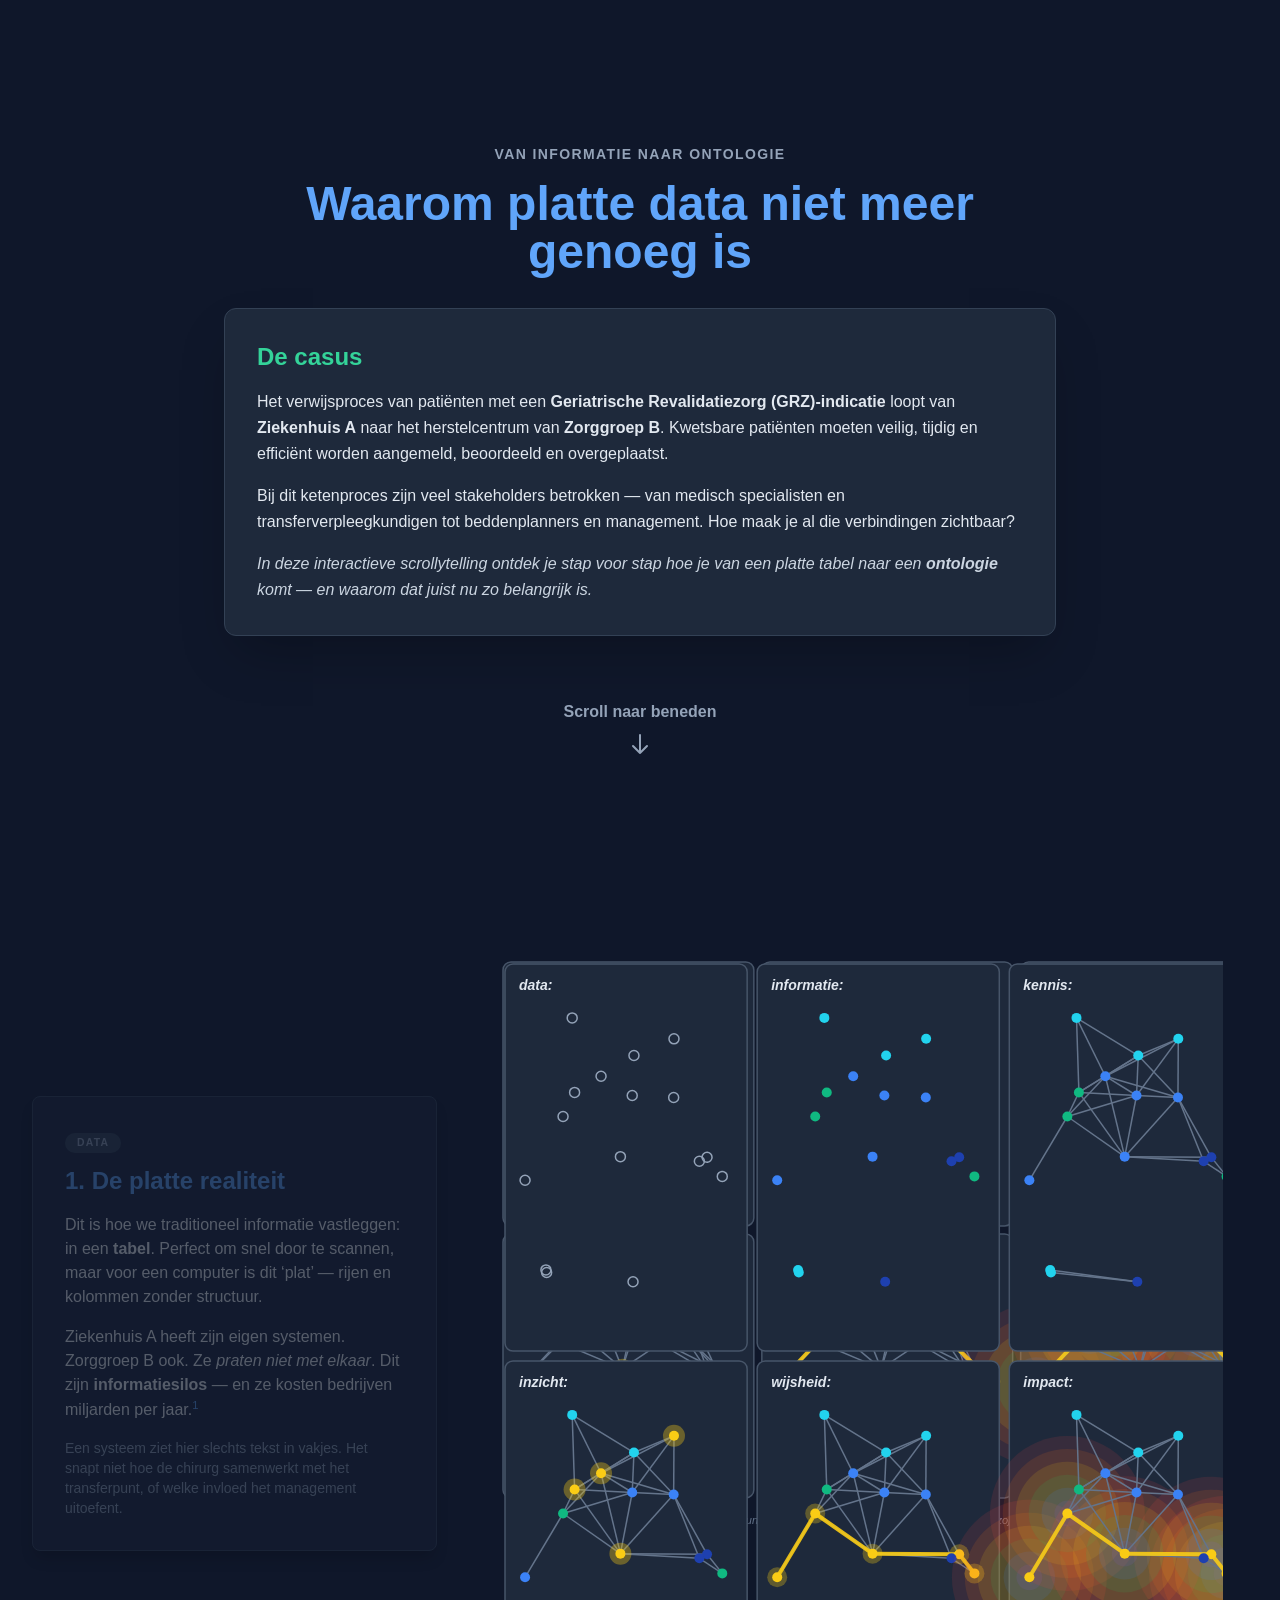
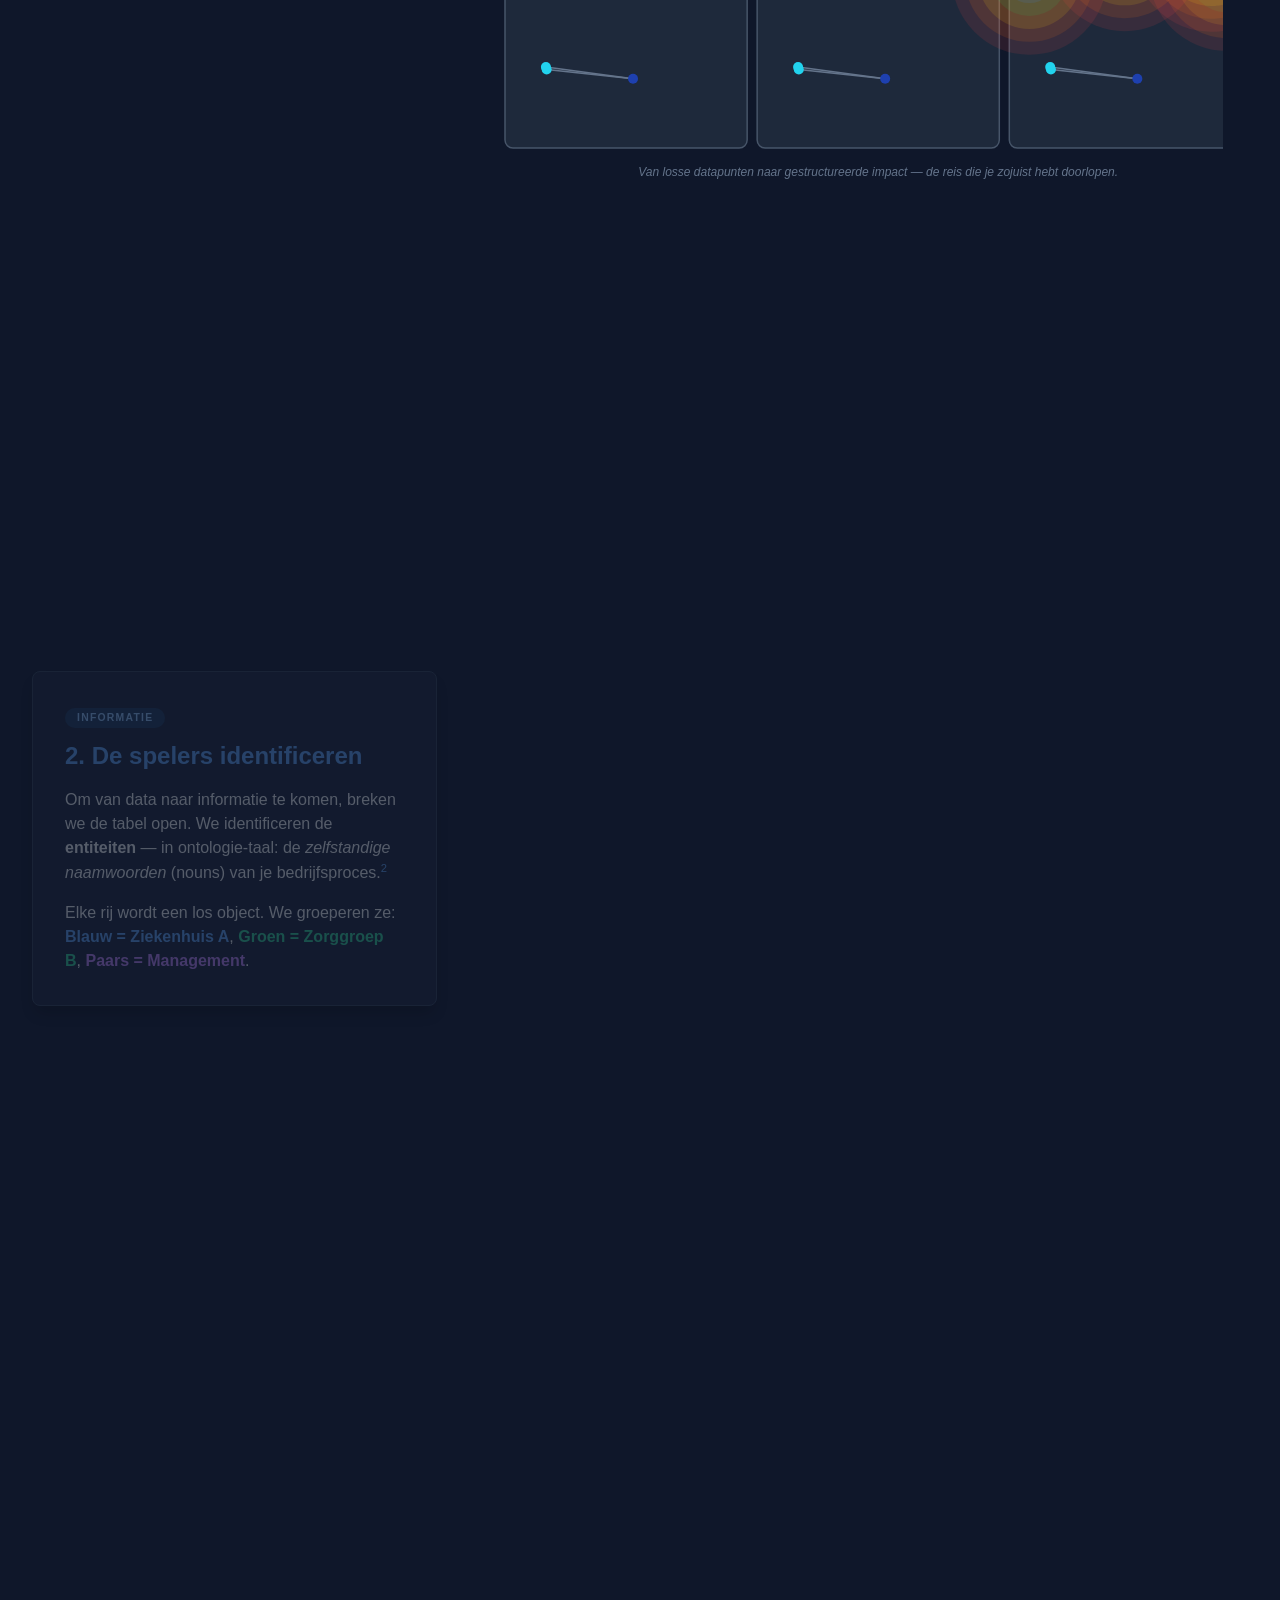
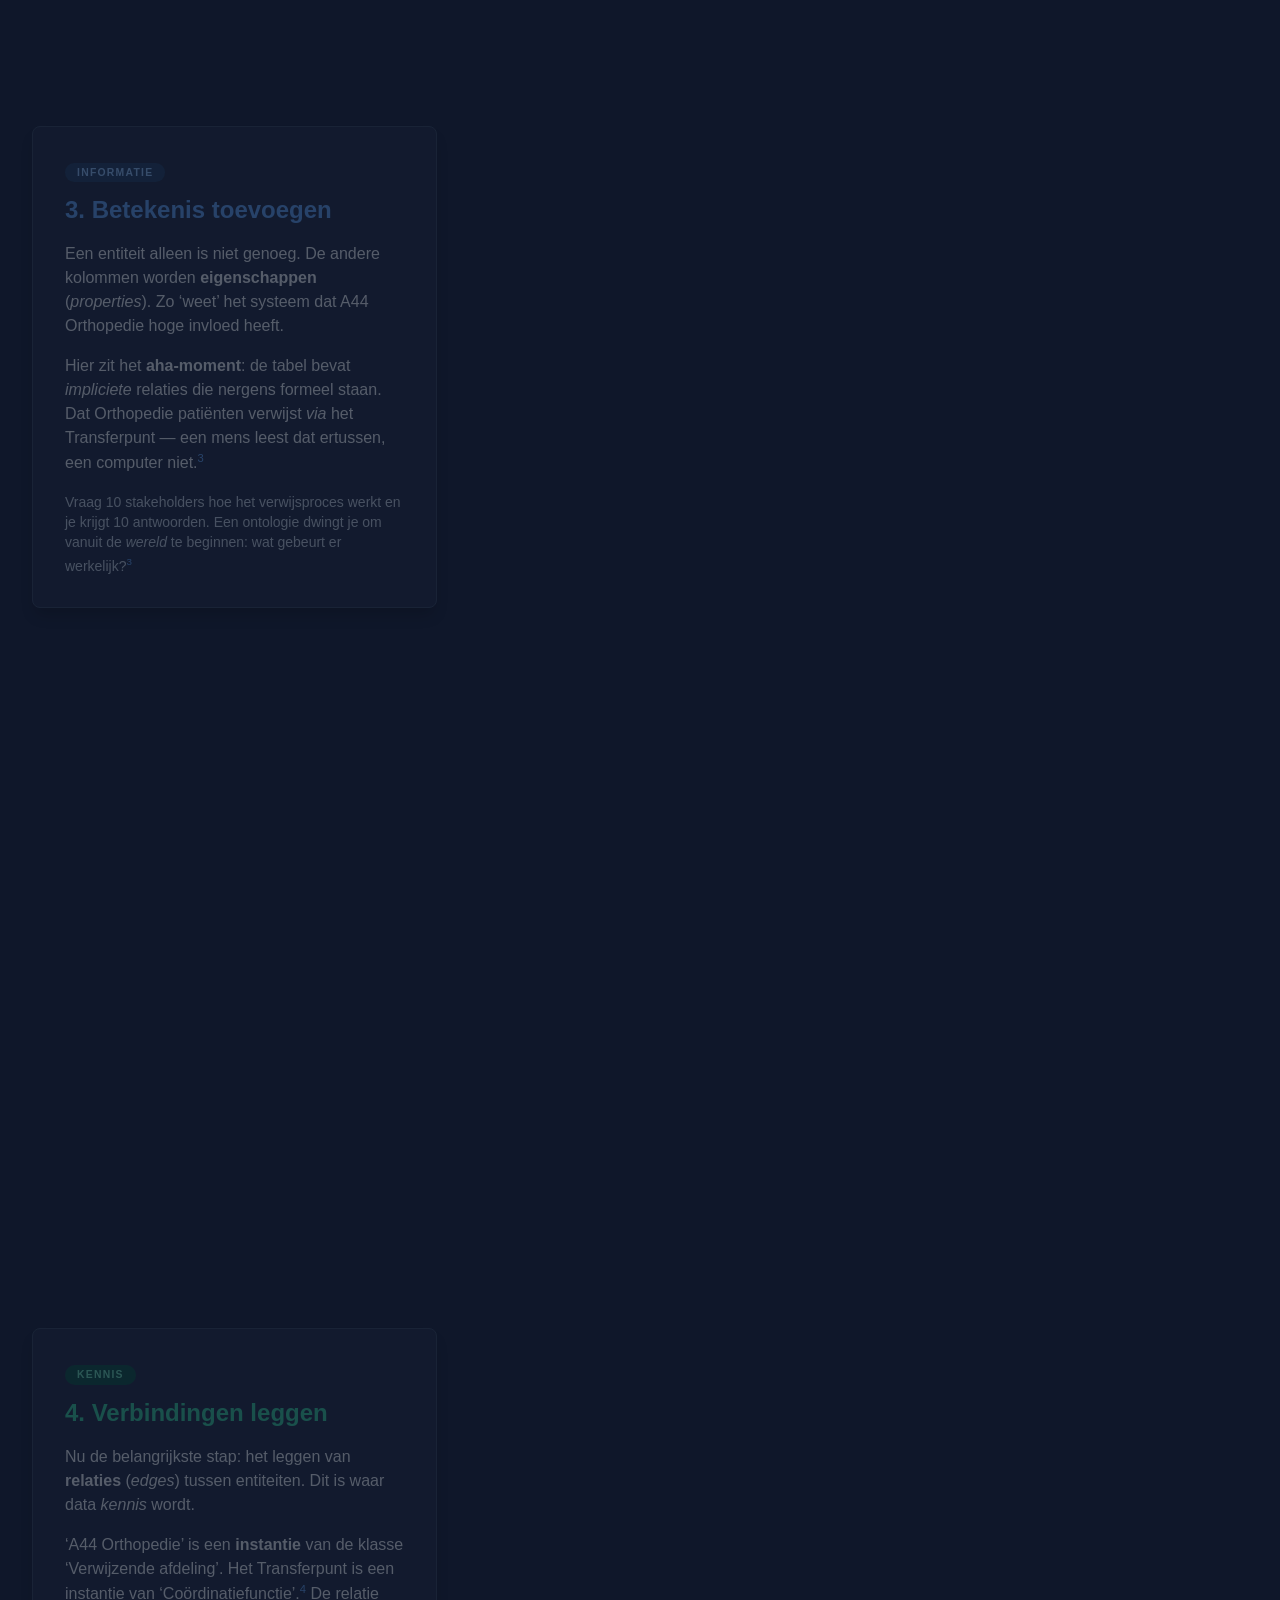
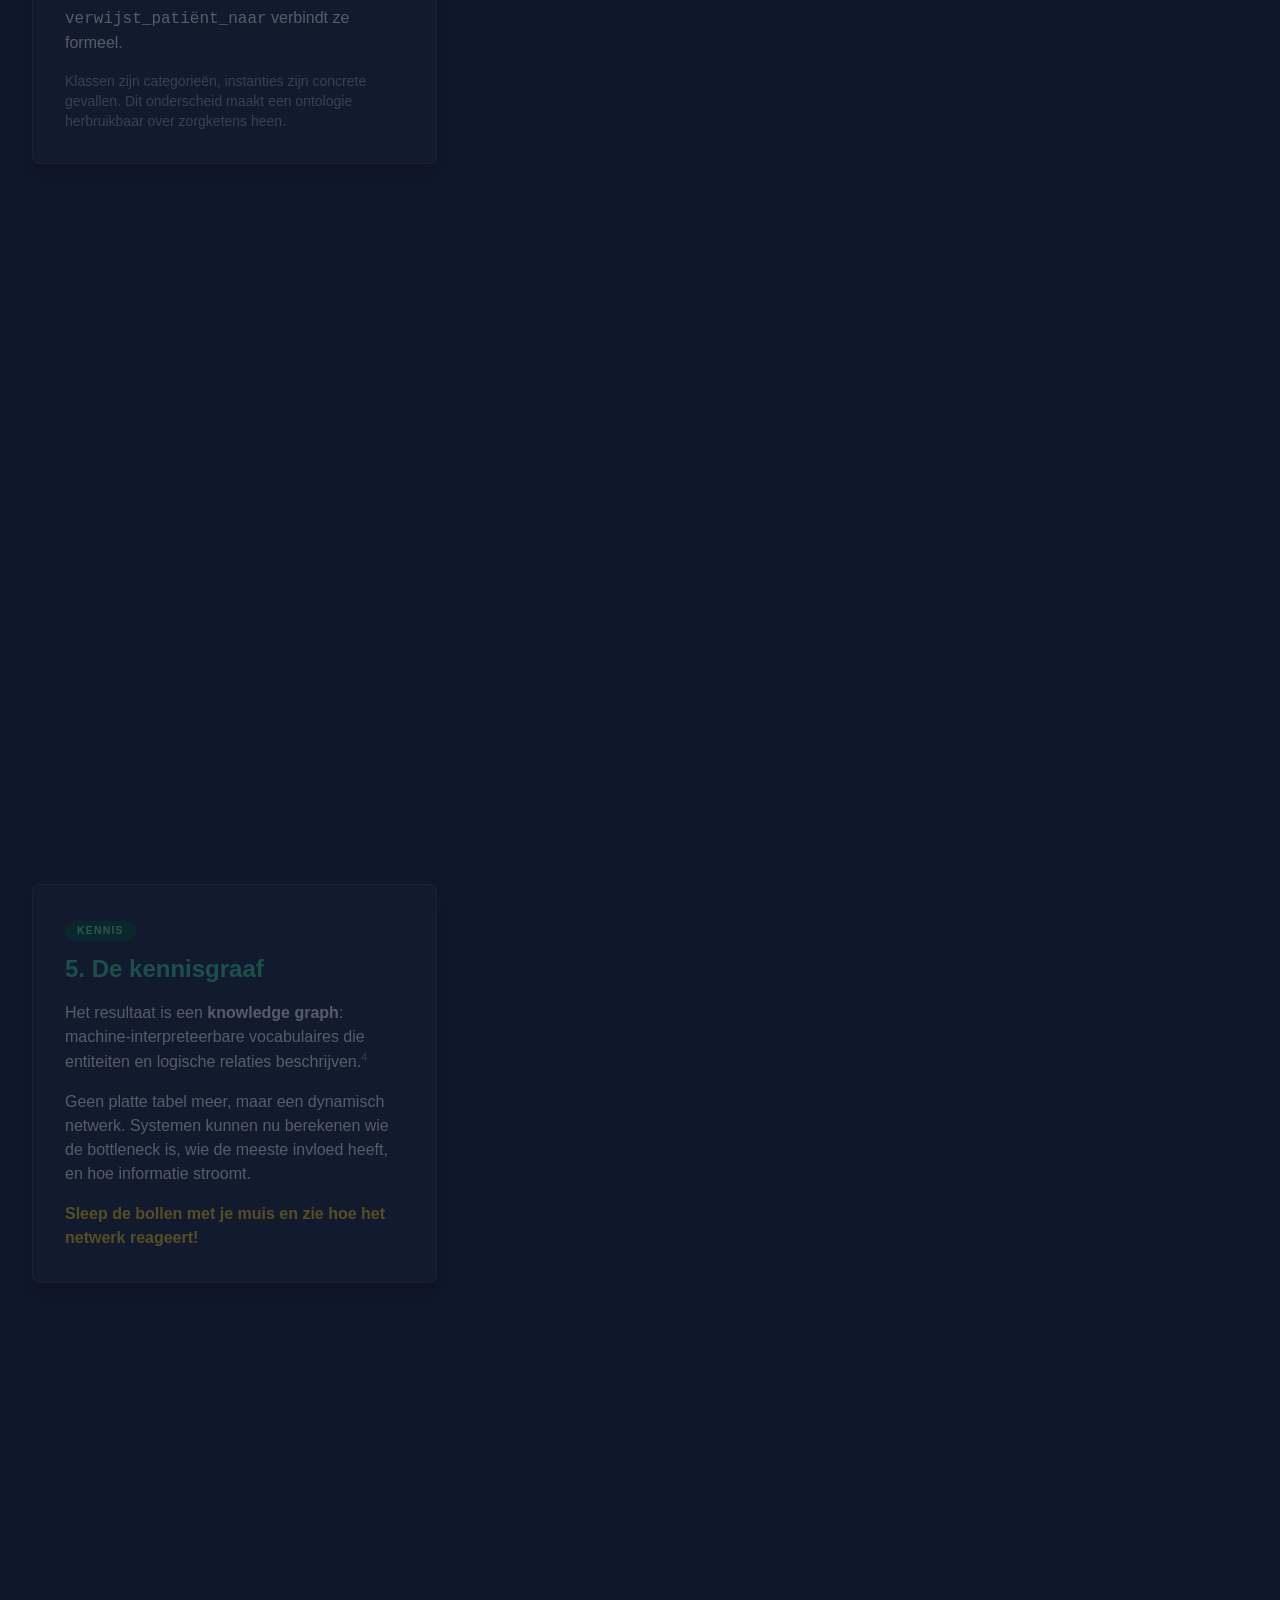
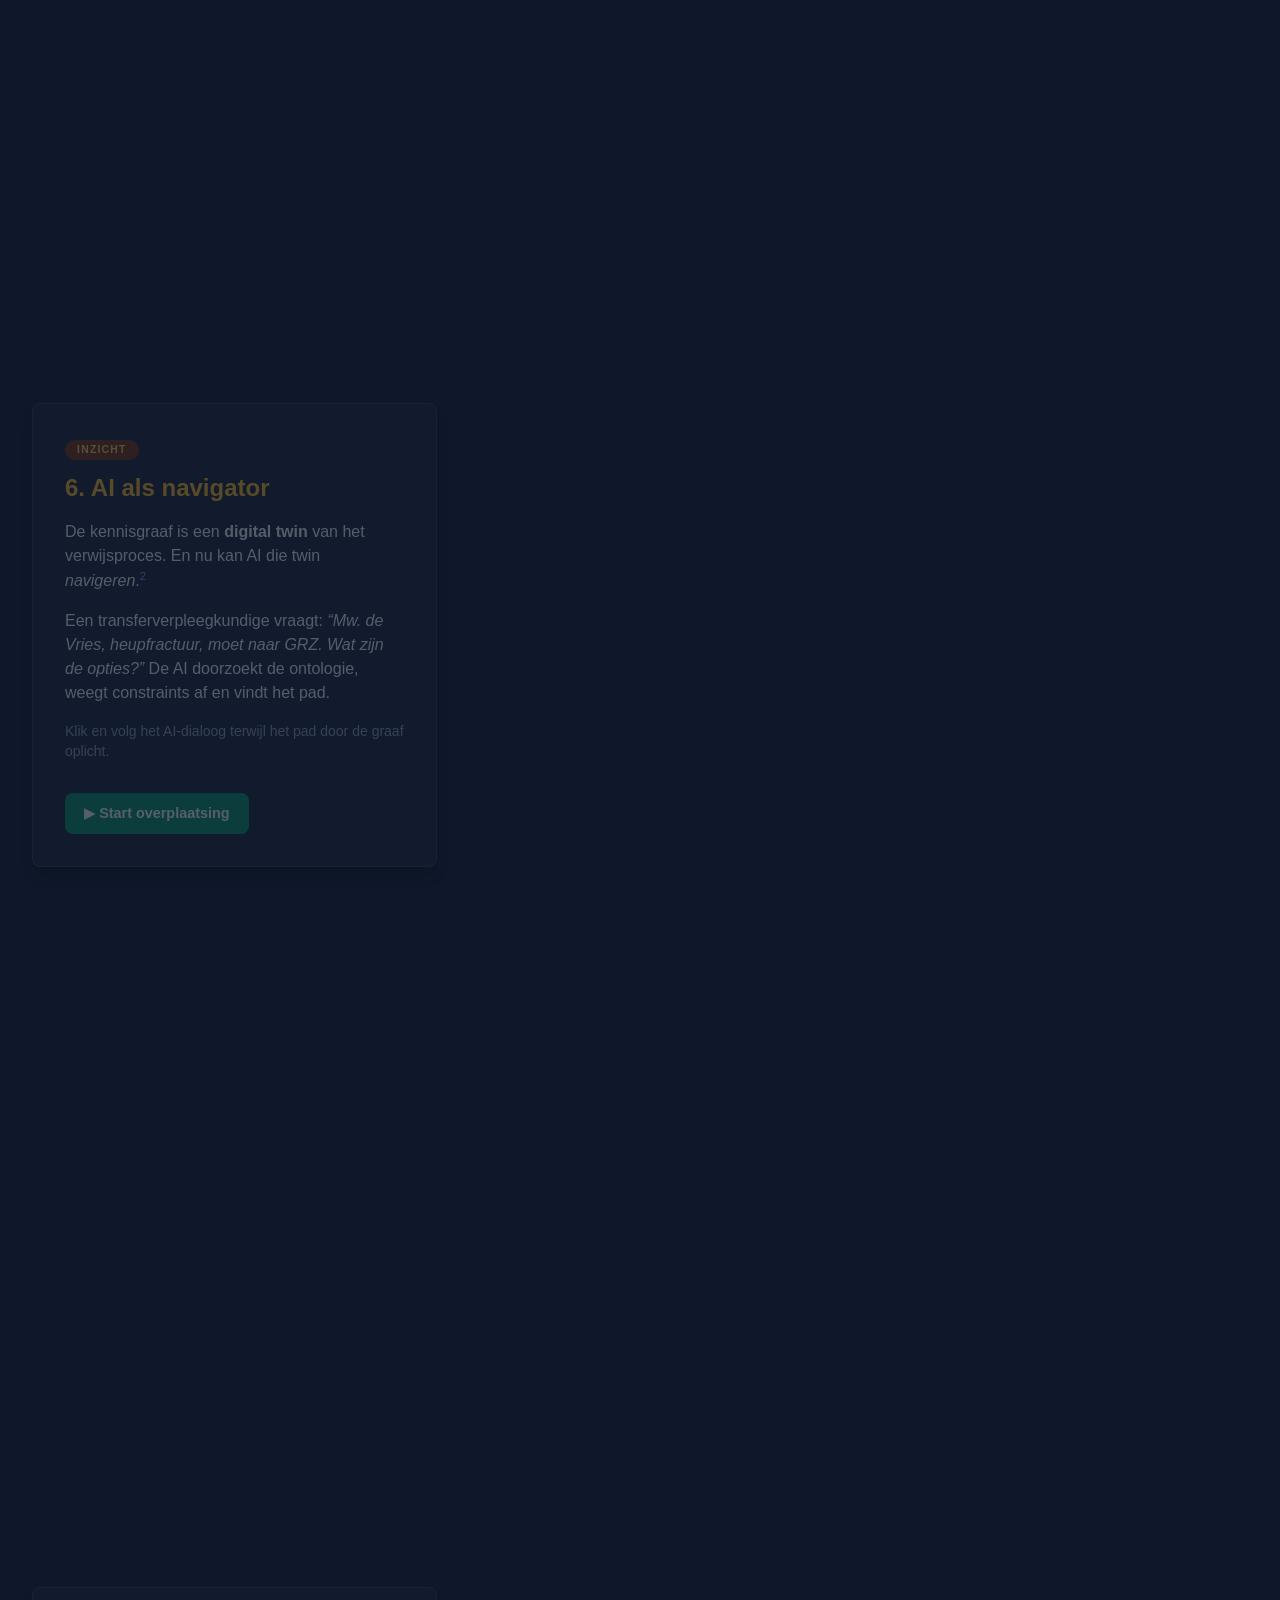
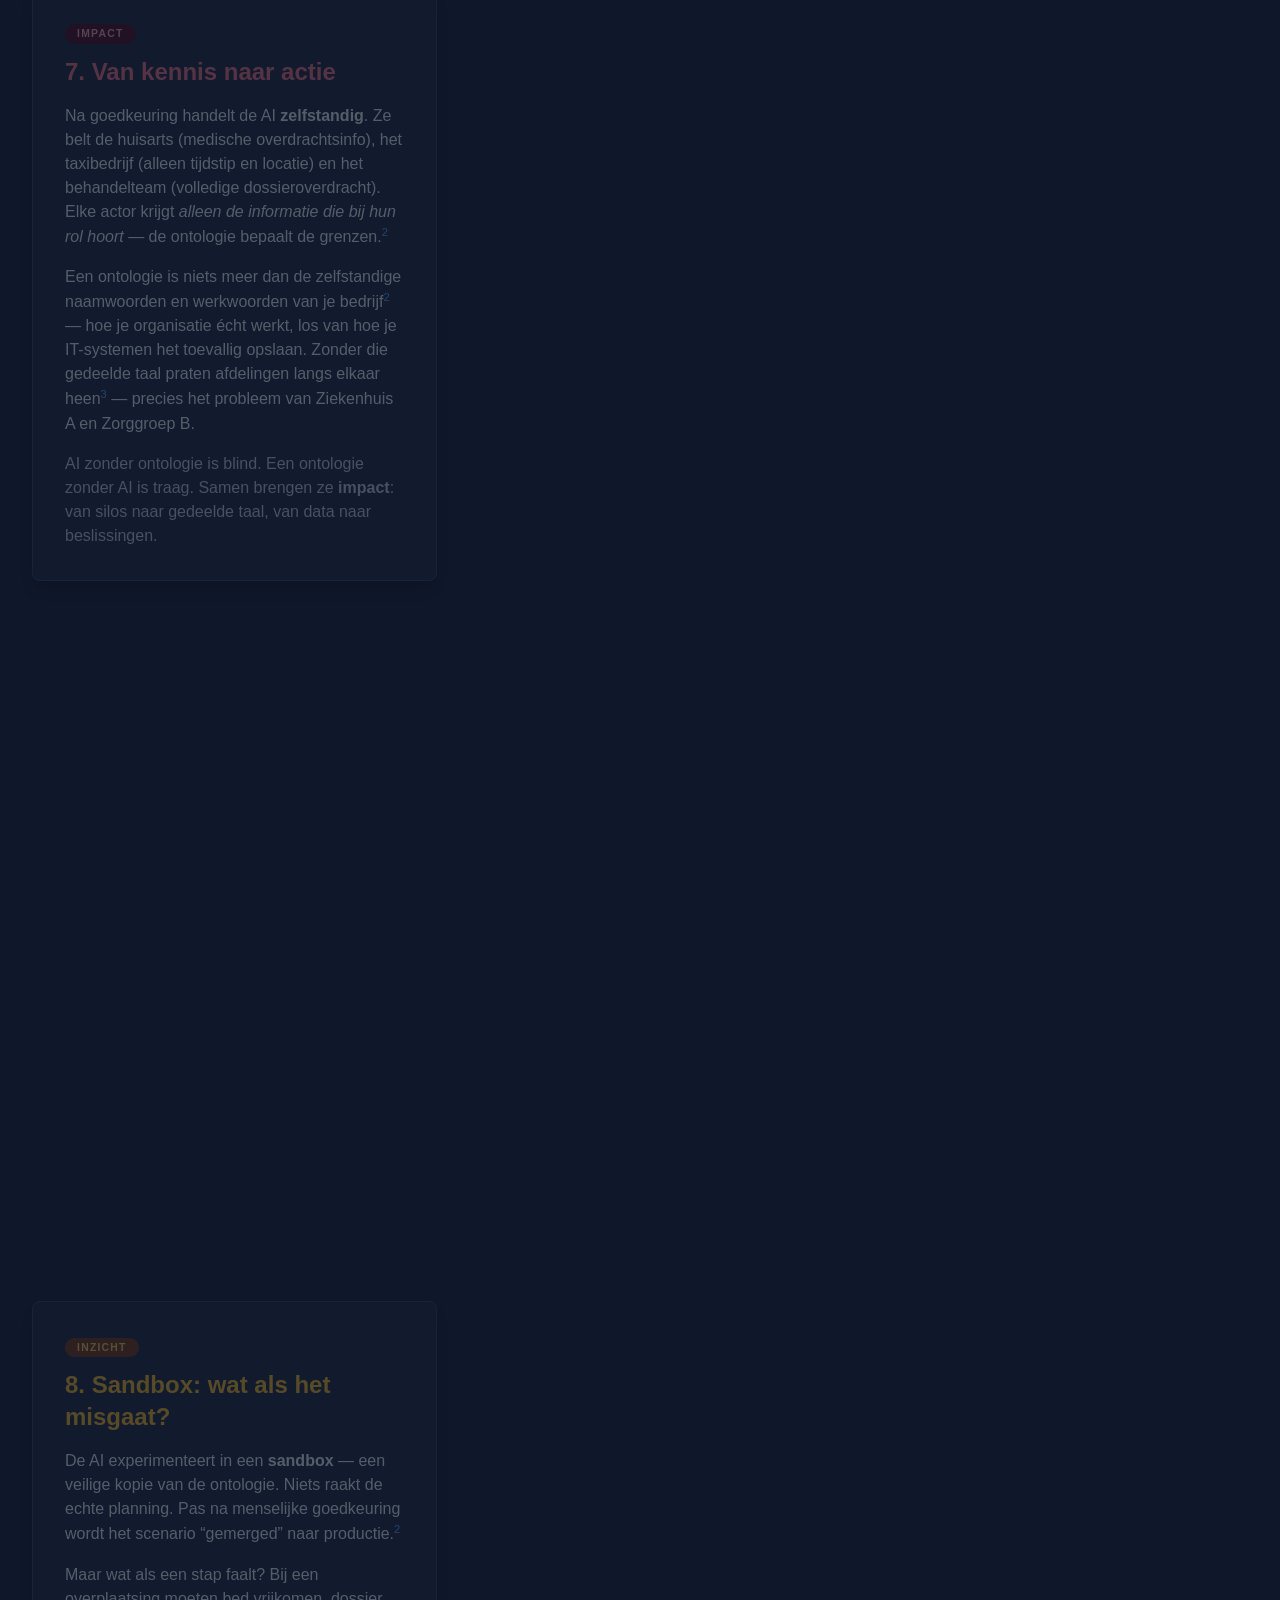
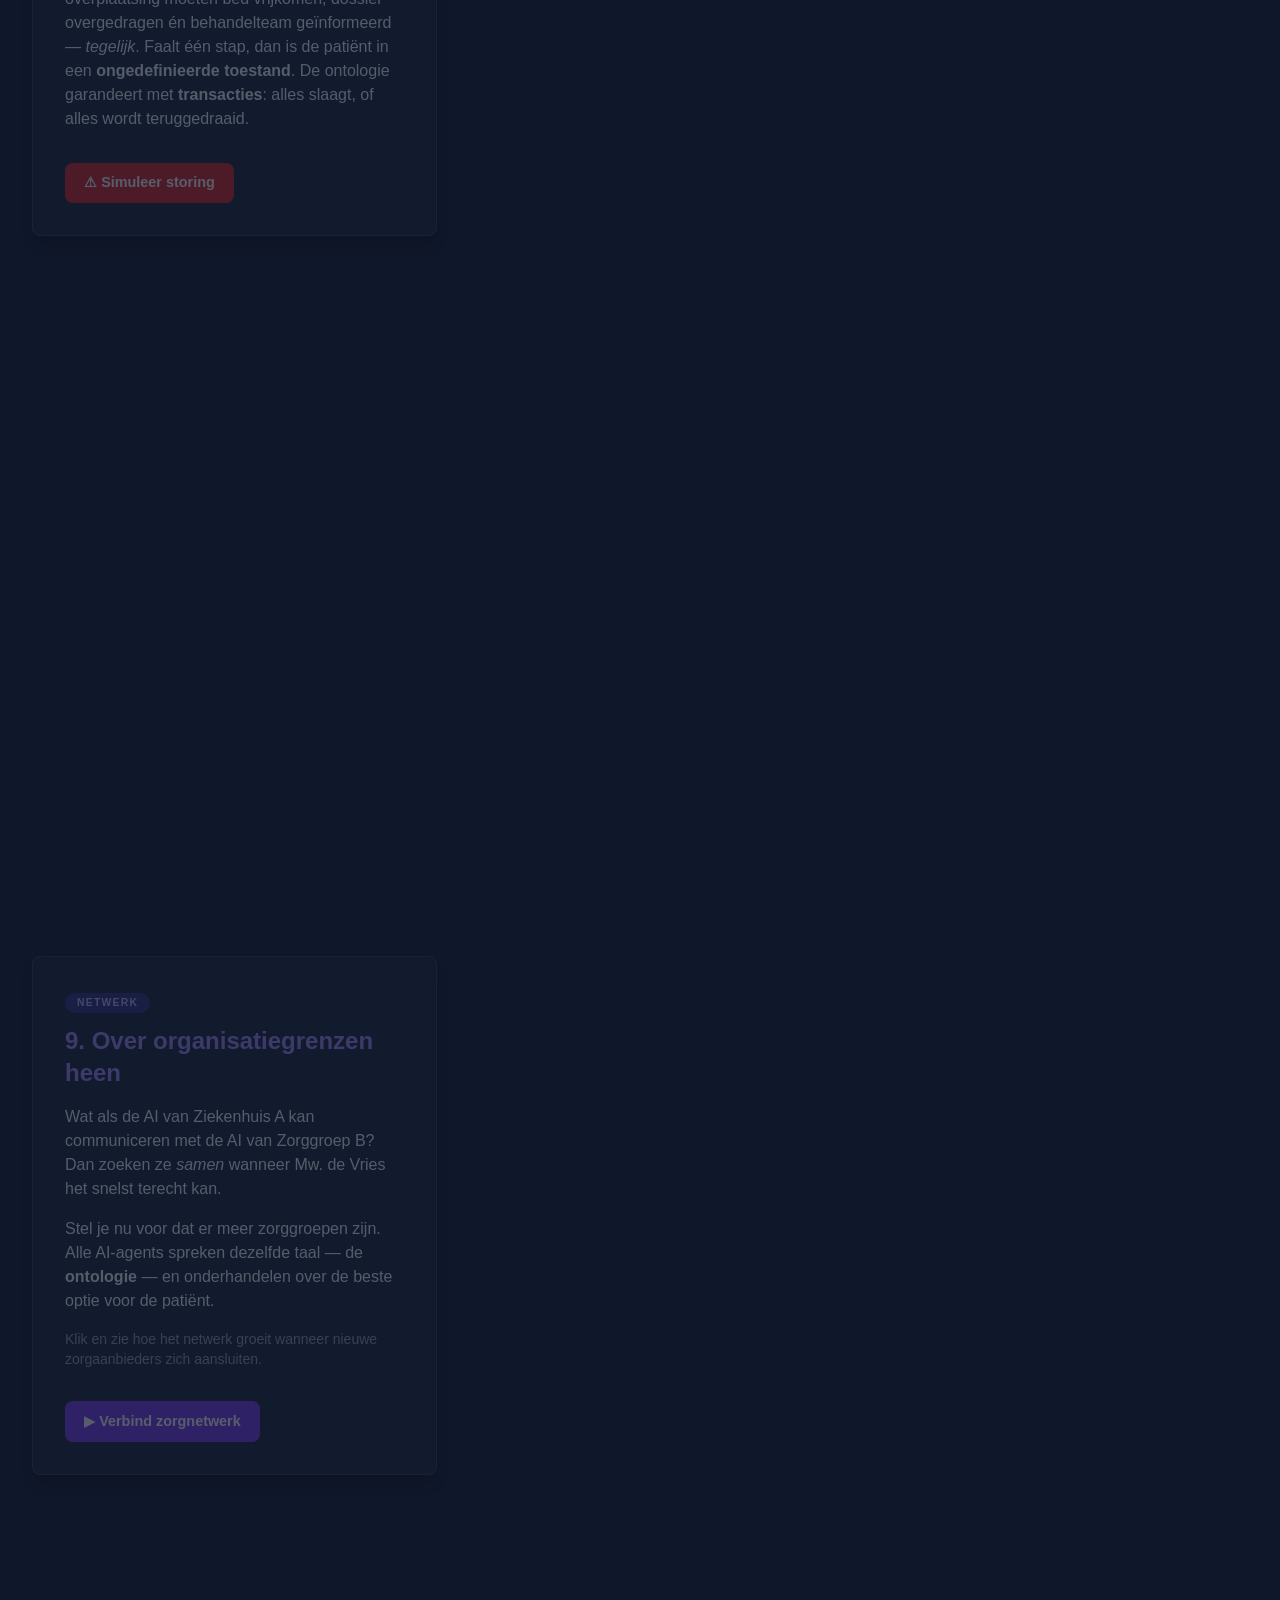
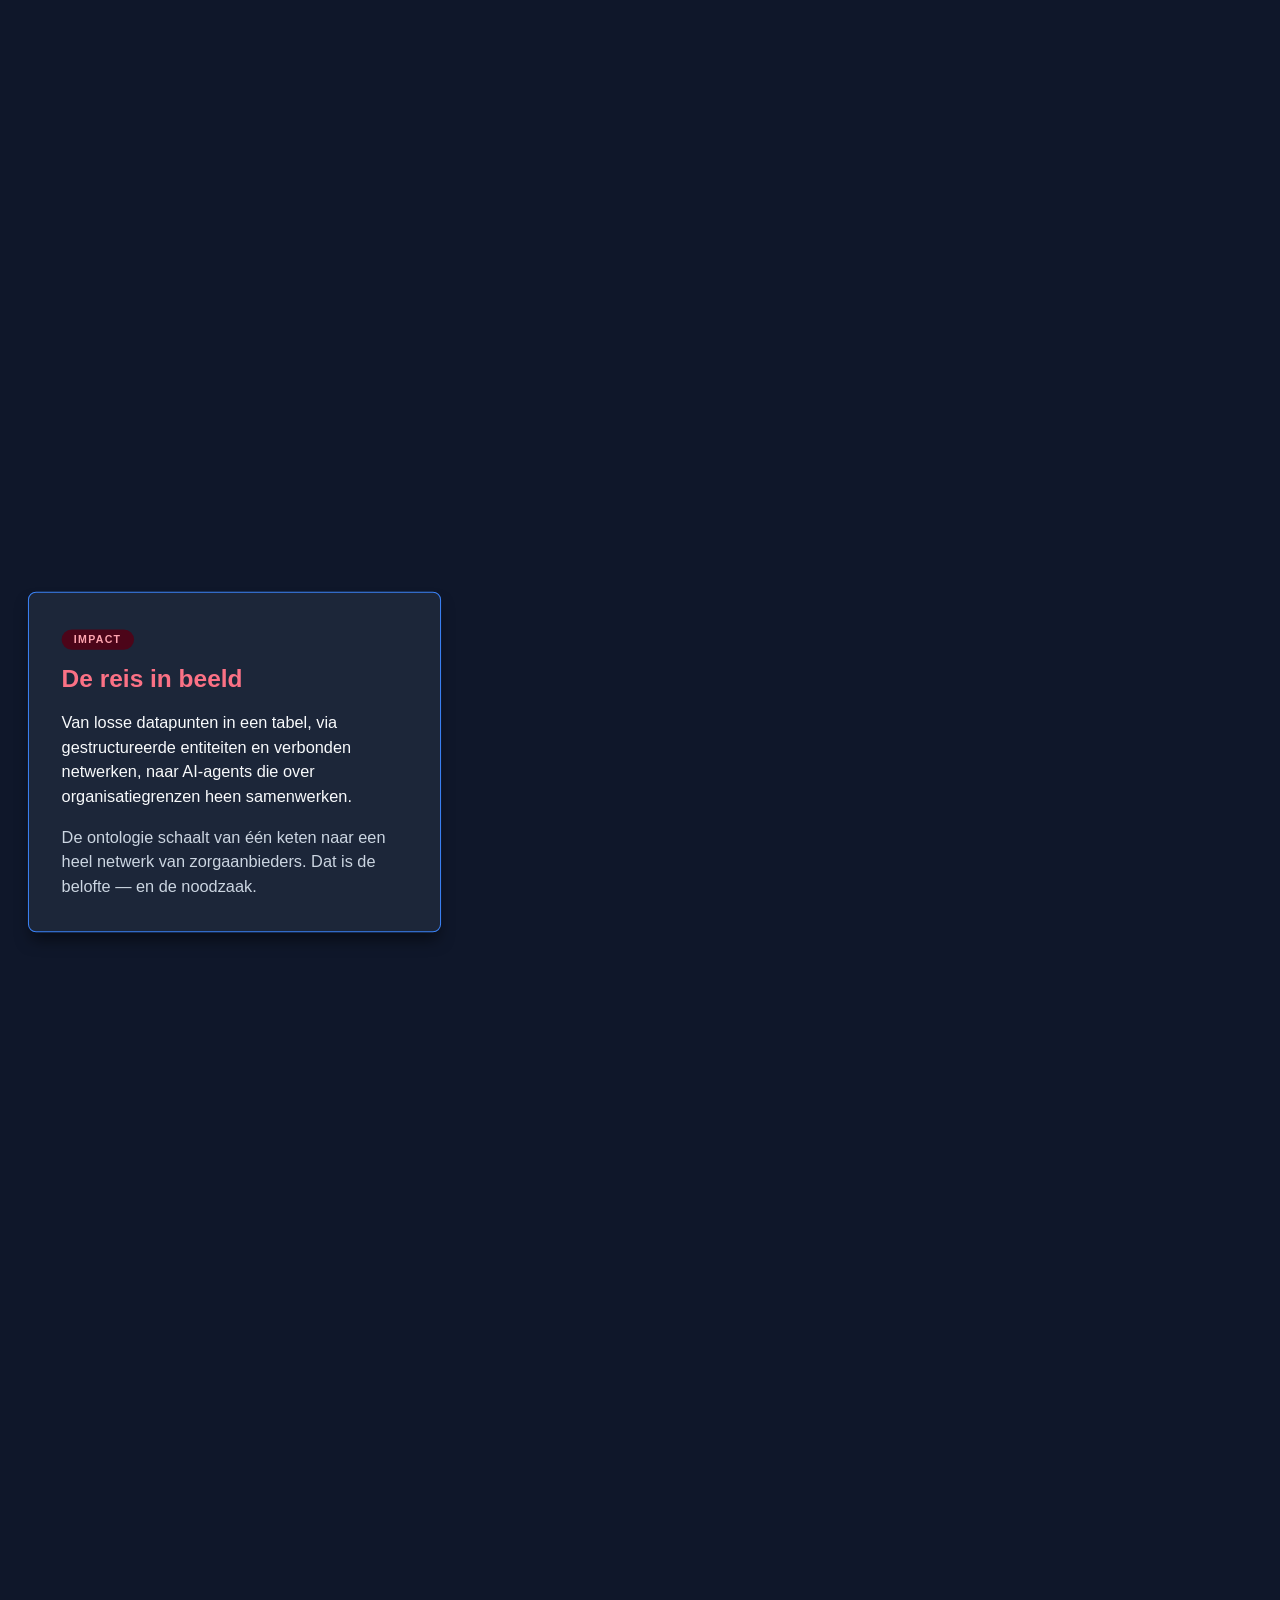
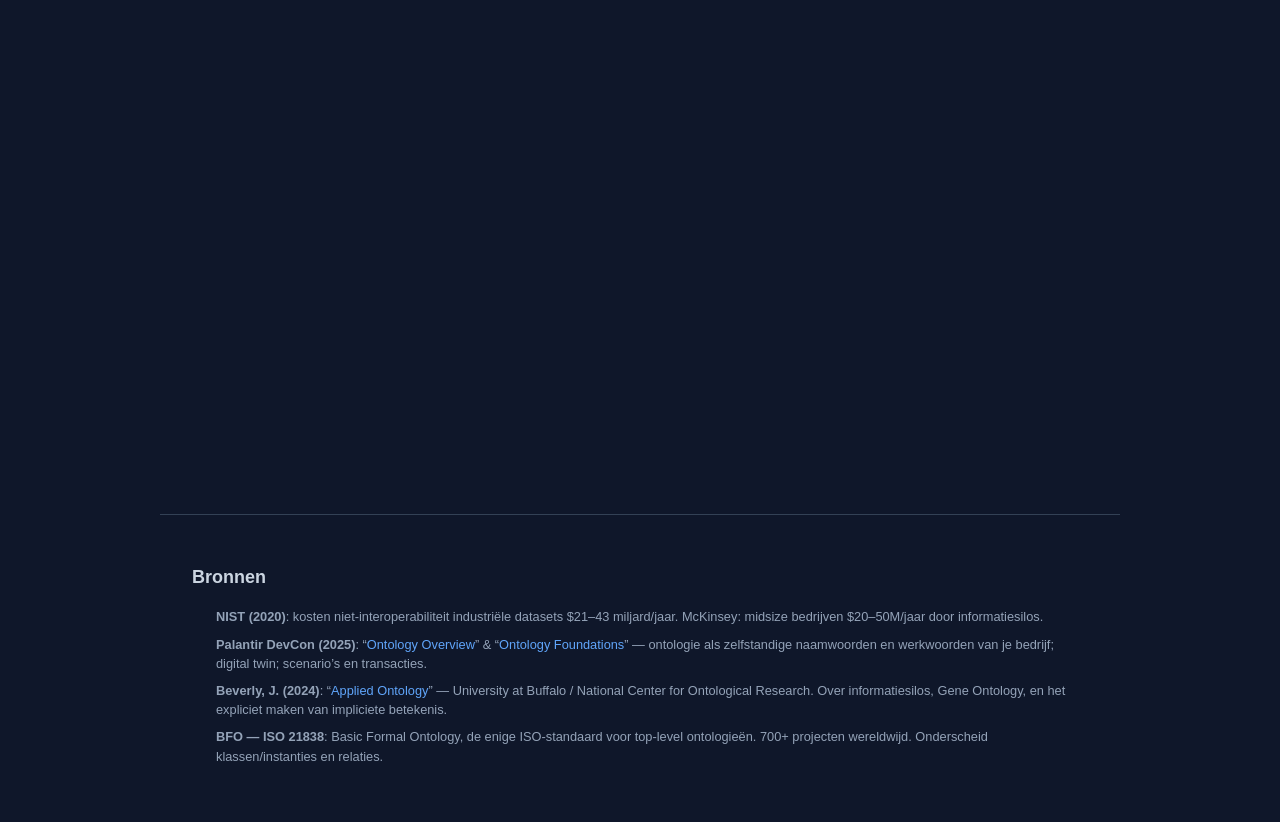
<file: Van Platte Data naar Ontologie.html>
<!DOCTYPE html>
<!-- saved from url=(0062)https://businessdatasolutions.github.io/ontology-case-example/ -->
<html lang="nl"><head><meta http-equiv="Content-Type" content="text/html; charset=UTF-8">
    
    <meta name="viewport" content="width=device-width, initial-scale=1.0">
    <title>Van Platte Data naar Ontologie</title>
    <script src="./Van Platte Data naar Ontologie_files/saved_resource"></script>
    <script src="./Van Platte Data naar Ontologie_files/d3.v7.min.js"></script>
    <style>
        body {
            font-family: 'Inter', sans-serif;
            background-color: #0f172a;
            color: #f8fafc;
            margin: 0;
            overflow-x: hidden;
        }

        /* Scrollytelling Layout */
        #scrolly {
            position: relative;
            display: flex;
            padding: 1rem;
        }

        article {
            position: relative;
            padding: 0 1rem;
            width: 35%;
            max-width: 30rem;
            margin-top: 20vh;
            margin-bottom: 50vh;
            z-index: 10;
        }

        .step {
            margin: 0 auto 80vh auto;
            padding: 2rem;
            background-color: rgba(30, 41, 59, 0.9);
            border: 1px solid #334155;
            border-radius: 0.5rem;
            box-shadow: 0 10px 15px -3px rgba(0, 0, 0, 0.5);
            transition: all 0.3s ease-in-out;
            opacity: 0.3;
        }

        .step.is-active {
            opacity: 1;
            transform: scale(1.02);
            border-color: #3b82f6;
        }

        figure {
            position: sticky;
            top: 0;
            width: 65%;
            height: 100vh;
            margin: 0;
            display: flex;
            align-items: center;
            justify-content: center;
            overflow: hidden;
        }

        /* Tabel Styling */
        #data-table-container {
            position: absolute;
            width: 90%;
            max-height: 80vh;
            overflow: auto;
            background: #1e293b;
            border-radius: 0.5rem;
            border: 1px solid #334155;
            transition: opacity 0.8s ease, transform 0.8s ease;
            box-shadow: 0 25px 50px -12px rgba(0, 0, 0, 0.5);
        }

        table { width: 100%; border-collapse: collapse; font-size: 0.85rem; }
        th, td { padding: 0.75rem 1rem; text-align: left; border-bottom: 1px solid #334155; }
        th { background-color: #0f172a; color: #94a3b8; position: sticky; top: 0; z-index: 2; }
        tr:hover { background-color: #334155; }

        /* SVG D3 Canvas */
        #d3-canvas {
            width: 100%; height: 100%;
            position: absolute; top: 0; left: 0;
            transition: opacity 0.8s ease;
            opacity: 0;
        }

        .node circle { stroke: #fff; stroke-width: 2px; transition: all 0.4s; }
        .node:hover circle { stroke-width: 4px; filter: brightness(1.2); }
        .node text { font-family: 'Inter', sans-serif; pointer-events: none; text-shadow: 0 1px 3px rgba(0,0,0,0.8); }
        .link { stroke: #64748b; stroke-opacity: 0.6; transition: all 0.4s; }
        .link-label {
            font-family: 'Inter', sans-serif; font-size: 10px; fill: #94a3b8;
            pointer-events: none; text-shadow: 0 0 5px #0f172a, 0 0 5px #0f172a, 0 0 5px #0f172a;
        }

        /* DIKW fase-badges */
        .dikw-badge {
            display: inline-block; padding: 2px 12px; border-radius: 999px;
            font-size: 0.65rem; font-weight: 700; letter-spacing: 0.12em;
            text-transform: uppercase; margin-bottom: 0.75rem;
        }
        .dikw-data { background: #334155; color: #94a3b8; }
        .dikw-informatie { background: #1e3a5f; color: #93c5fd; }
        .dikw-kennis { background: #064e3b; color: #6ee7b7; }
        .dikw-inzicht { background: #78350f; color: #fcd34d; }
        .dikw-impact { background: #4c0519; color: #fda4af; }
        .dikw-netwerk { background: #312e81; color: #c4b5fd; }

        /* Scenario knoppen */
        .scenario-btn {
            display: inline-block; margin-top: 1rem; padding: 0.6rem 1.2rem;
            border: none; border-radius: 0.5rem; cursor: pointer;
            font-weight: 600; font-size: 0.9rem; transition: all 0.2s;
        }
        .scenario-btn:hover { transform: scale(1.03); filter: brightness(1.1); }
        .scenario-btn:disabled { opacity: 0.5; cursor: not-allowed; transform: none; filter: none; }
        .btn-success { background: #059669; color: white; }
        .btn-danger { background: #dc2626; color: white; }

        /* Scenario floating labels */
        .floating-label {
            font-family: 'Inter', sans-serif;
            pointer-events: none;
            text-shadow: 0 0 8px #0f172a, 0 0 8px #0f172a;
        }

        /* Puls-animatie voor scenario */
        @keyframes pulse-green {
            0%, 100% { stroke: #22c55e; stroke-width: 4px; }
            50% { stroke: #86efac; stroke-width: 8px; }
        }
        @keyframes pulse-red {
            0%, 100% { stroke: #ef4444; stroke-width: 4px; }
            50% { stroke: #fca5a5; stroke-width: 8px; }
        }
        .node-pulse-green circle { animation: pulse-green 0.8s ease-in-out 2; stroke: #22c55e; stroke-width: 4px; }
        .node-pulse-red circle { animation: pulse-red 0.6s ease-in-out 3; stroke: #ef4444; stroke-width: 4px; }

        /* DIKW Visual (stap 7) */
        #dikw-visual {
            position: absolute; width: 90%; height: 80%;
            display: flex; align-items: center; justify-content: center;
            transition: opacity 0.8s ease;
            opacity: 0; pointer-events: none;
        }
        #dikw-visual.visible { opacity: 1; pointer-events: auto; }

        /* AI Chat ballonnen */
        #ai-chat {
            position: absolute; bottom: 20px; left: 20px; width: 280px;
            max-height: 45vh; overflow-y: auto; z-index: 20;
            display: flex; flex-direction: column; gap: 6px;
            pointer-events: auto;
            scrollbar-width: thin; scrollbar-color: #475569 transparent;
        }
        #ai-chat::-webkit-scrollbar { width: 5px; }
        #ai-chat::-webkit-scrollbar-thumb { background: #475569; border-radius: 4px; }
        .ai-bubble {
            background: rgba(30, 41, 59, 0.92); border: 1px solid #334155;
            border-radius: 12px; padding: 8px 12px; font-size: 0.78rem;
            color: #e2e8f0; line-height: 1.4;
            box-shadow: 0 4px 12px rgba(0,0,0,0.4);
            opacity: 0; transform: translateY(8px);
            transition: opacity 0.3s, transform 0.3s;
        }
        .ai-bubble.visible { opacity: 1; transform: translateY(0); }
        .ai-bubble .ai-icon { color: #facc15; font-weight: 700; margin-right: 4px; }
        .ai-bubble.success { border-color: #22c55e; }
        .ai-bubble.fail { border-color: #ef4444; }
        .ai-bubble.rollback { border-color: #facc15; }

        /* Footnotes */
        .footnote-ref {
            font-size: 0.7em; vertical-align: super;
            color: #60a5fa; text-decoration: none; cursor: help;
        }
        .footnotes {
            max-width: 60rem; margin: 0 auto; padding: 3rem 2rem;
            border-top: 1px solid #334155;
        }
        .footnotes ol { padding-left: 1.5rem; }
        .footnotes li { color: #94a3b8; font-size: 0.8rem; margin-bottom: 0.5rem; line-height: 1.5; }

        /* ===== RESPONSIVE ===== */
        @media (max-width: 767px) {
            #scrolly {
                flex-direction: column;
                padding: 0;
            }
            article {
                width: 100%;
                max-width: 100%;
                padding: 0 0.75rem;
                margin-top: 0;
                margin-bottom: 2rem;
                order: 2;
            }
            .step {
                margin: 0 0 60vh 0;
                padding: 1rem;
                overflow-wrap: break-word;
            }
            .step.is-active {
                transform: none;
            }
            figure {
                width: 100%;
                height: 42vh;
                min-height: 250px;
                order: 1;
                position: sticky;
                top: 0;
                z-index: 5;
            }
            #data-table-container {
                width: 96%;
                max-height: 38vh;
                -webkit-overflow-scrolling: touch;
            }
            table { font-size: 0.7rem; }
            th, td { padding: 0.4rem 0.5rem; }
            #ai-chat {
                width: min(200px, 55vw);
                bottom: 8px;
                left: 8px;
                max-height: 25vh;
            }
            .ai-bubble { font-size: 0.7rem; padding: 6px 8px; }
            #dikw-visual { width: 98%; height: 95%; }
            .footnotes { padding: 2rem 1rem; }
            .scenario-btn { padding: 0.5rem 0.9rem; font-size: 0.8rem; }
        }

        @media (max-width: 479px) {
            .step { padding: 0.75rem; font-size: 0.9rem; }
            .step h2 { font-size: 1.3rem; }
            figure { height: 38vh; min-height: 220px; }
            table { font-size: 0.6rem; }
            th, td { padding: 0.25rem 0.35rem; }
            #ai-chat { width: min(170px, 50vw); max-height: 22vh; }
            .ai-bubble { font-size: 0.65rem; padding: 5px 7px; }
        }
    </style>
<style>*, ::before, ::after{--tw-border-spacing-x:0;--tw-border-spacing-y:0;--tw-translate-x:0;--tw-translate-y:0;--tw-rotate:0;--tw-skew-x:0;--tw-skew-y:0;--tw-scale-x:1;--tw-scale-y:1;--tw-pan-x: ;--tw-pan-y: ;--tw-pinch-zoom: ;--tw-scroll-snap-strictness:proximity;--tw-gradient-from-position: ;--tw-gradient-via-position: ;--tw-gradient-to-position: ;--tw-ordinal: ;--tw-slashed-zero: ;--tw-numeric-figure: ;--tw-numeric-spacing: ;--tw-numeric-fraction: ;--tw-ring-inset: ;--tw-ring-offset-width:0px;--tw-ring-offset-color:#fff;--tw-ring-color:rgb(59 130 246 / 0.5);--tw-ring-offset-shadow:0 0 #0000;--tw-ring-shadow:0 0 #0000;--tw-shadow:0 0 #0000;--tw-shadow-colored:0 0 #0000;--tw-blur: ;--tw-brightness: ;--tw-contrast: ;--tw-grayscale: ;--tw-hue-rotate: ;--tw-invert: ;--tw-saturate: ;--tw-sepia: ;--tw-drop-shadow: ;--tw-backdrop-blur: ;--tw-backdrop-brightness: ;--tw-backdrop-contrast: ;--tw-backdrop-grayscale: ;--tw-backdrop-hue-rotate: ;--tw-backdrop-invert: ;--tw-backdrop-opacity: ;--tw-backdrop-saturate: ;--tw-backdrop-sepia: ;--tw-contain-size: ;--tw-contain-layout: ;--tw-contain-paint: ;--tw-contain-style: }::backdrop{--tw-border-spacing-x:0;--tw-border-spacing-y:0;--tw-translate-x:0;--tw-translate-y:0;--tw-rotate:0;--tw-skew-x:0;--tw-skew-y:0;--tw-scale-x:1;--tw-scale-y:1;--tw-pan-x: ;--tw-pan-y: ;--tw-pinch-zoom: ;--tw-scroll-snap-strictness:proximity;--tw-gradient-from-position: ;--tw-gradient-via-position: ;--tw-gradient-to-position: ;--tw-ordinal: ;--tw-slashed-zero: ;--tw-numeric-figure: ;--tw-numeric-spacing: ;--tw-numeric-fraction: ;--tw-ring-inset: ;--tw-ring-offset-width:0px;--tw-ring-offset-color:#fff;--tw-ring-color:rgb(59 130 246 / 0.5);--tw-ring-offset-shadow:0 0 #0000;--tw-ring-shadow:0 0 #0000;--tw-shadow:0 0 #0000;--tw-shadow-colored:0 0 #0000;--tw-blur: ;--tw-brightness: ;--tw-contrast: ;--tw-grayscale: ;--tw-hue-rotate: ;--tw-invert: ;--tw-saturate: ;--tw-sepia: ;--tw-drop-shadow: ;--tw-backdrop-blur: ;--tw-backdrop-brightness: ;--tw-backdrop-contrast: ;--tw-backdrop-grayscale: ;--tw-backdrop-hue-rotate: ;--tw-backdrop-invert: ;--tw-backdrop-opacity: ;--tw-backdrop-saturate: ;--tw-backdrop-sepia: ;--tw-contain-size: ;--tw-contain-layout: ;--tw-contain-paint: ;--tw-contain-style: }/* ! tailwindcss v3.4.17 | MIT License | https://tailwindcss.com */*,::after,::before{box-sizing:border-box;border-width:0;border-style:solid;border-color:#e5e7eb}::after,::before{--tw-content:''}:host,html{line-height:1.5;-webkit-text-size-adjust:100%;-moz-tab-size:4;tab-size:4;font-family:ui-sans-serif, system-ui, sans-serif, "Apple Color Emoji", "Segoe UI Emoji", "Segoe UI Symbol", "Noto Color Emoji";font-feature-settings:normal;font-variation-settings:normal;-webkit-tap-highlight-color:transparent}body{margin:0;line-height:inherit}hr{height:0;color:inherit;border-top-width:1px}abbr:where([title]){-webkit-text-decoration:underline dotted;text-decoration:underline dotted}h1,h2,h3,h4,h5,h6{font-size:inherit;font-weight:inherit}a{color:inherit;text-decoration:inherit}b,strong{font-weight:bolder}code,kbd,pre,samp{font-family:ui-monospace, SFMono-Regular, Menlo, Monaco, Consolas, "Liberation Mono", "Courier New", monospace;font-feature-settings:normal;font-variation-settings:normal;font-size:1em}small{font-size:80%}sub,sup{font-size:75%;line-height:0;position:relative;vertical-align:baseline}sub{bottom:-.25em}sup{top:-.5em}table{text-indent:0;border-color:inherit;border-collapse:collapse}button,input,optgroup,select,textarea{font-family:inherit;font-feature-settings:inherit;font-variation-settings:inherit;font-size:100%;font-weight:inherit;line-height:inherit;letter-spacing:inherit;color:inherit;margin:0;padding:0}button,select{text-transform:none}button,input:where([type=button]),input:where([type=reset]),input:where([type=submit]){-webkit-appearance:button;background-color:transparent;background-image:none}:-moz-focusring{outline:auto}:-moz-ui-invalid{box-shadow:none}progress{vertical-align:baseline}::-webkit-inner-spin-button,::-webkit-outer-spin-button{height:auto}[type=search]{-webkit-appearance:textfield;outline-offset:-2px}::-webkit-search-decoration{-webkit-appearance:none}::-webkit-file-upload-button{-webkit-appearance:button;font:inherit}summary{display:list-item}blockquote,dd,dl,figure,h1,h2,h3,h4,h5,h6,hr,p,pre{margin:0}fieldset{margin:0;padding:0}legend{padding:0}menu,ol,ul{list-style:none;margin:0;padding:0}dialog{padding:0}textarea{resize:vertical}input::placeholder,textarea::placeholder{opacity:1;color:#9ca3af}[role=button],button{cursor:pointer}:disabled{cursor:default}audio,canvas,embed,iframe,img,object,svg,video{display:block;vertical-align:middle}img,video{max-width:100%;height:auto}[hidden]:where(:not([hidden=until-found])){display:none}.visible{visibility:visible}.mx-auto{margin-left:auto;margin-right:auto}.mb-2{margin-bottom:0.5rem}.mb-4{margin-bottom:1rem}.mb-8{margin-bottom:2rem}.mt-16{margin-top:4rem}.inline-block{display:inline-block}.flex{display:flex}.h-6{height:1.5rem}.min-h-screen{min-height:100vh}.w-6{width:1.5rem}.max-w-4xl{max-width:56rem}@keyframes bounce{0%, 100%{transform:translateY(-25%);animation-timing-function:cubic-bezier(0.8,0,1,1)}50%{transform:none;animation-timing-function:cubic-bezier(0,0,0.2,1)}}.animate-bounce{animation:bounce 1s infinite}.flex-col{flex-direction:column}.items-center{align-items:center}.justify-center{justify-content:center}.rounded-xl{border-radius:0.75rem}.rounded{border-radius:0.25rem}.border{border-width:1px}.border-slate-700{--tw-border-opacity:1;border-color:rgb(51 65 85 / var(--tw-border-opacity, 1))}.bg-slate-800{--tw-bg-opacity:1;background-color:rgb(30 41 59 / var(--tw-bg-opacity, 1))}.bg-slate-700{--tw-bg-opacity:1;background-color:rgb(51 65 85 / var(--tw-bg-opacity, 1))}.p-4{padding:1rem}.px-2{padding-left:0.5rem;padding-right:0.5rem}.px-3{padding-left:0.75rem;padding-right:0.75rem}.py-1{padding-top:0.25rem;padding-bottom:0.25rem}.text-left{text-align:left}.text-center{text-align:center}.text-2xl{font-size:1.5rem;line-height:2rem}.text-4xl{font-size:2.25rem;line-height:2.5rem}.text-lg{font-size:1.125rem;line-height:1.75rem}.text-sm{font-size:0.875rem;line-height:1.25rem}.text-xs{font-size:0.75rem;line-height:1rem}.font-bold{font-weight:700}.font-semibold{font-weight:600}.uppercase{text-transform:uppercase}.italic{font-style:italic}.leading-relaxed{line-height:1.625}.tracking-widest{letter-spacing:0.1em}.text-amber-400{--tw-text-opacity:1;color:rgb(251 191 36 / var(--tw-text-opacity, 1))}.text-blue-400{--tw-text-opacity:1;color:rgb(96 165 250 / var(--tw-text-opacity, 1))}.text-emerald-400{--tw-text-opacity:1;color:rgb(52 211 153 / var(--tw-text-opacity, 1))}.text-purple-400{--tw-text-opacity:1;color:rgb(192 132 252 / var(--tw-text-opacity, 1))}.text-rose-400{--tw-text-opacity:1;color:rgb(251 113 133 / var(--tw-text-opacity, 1))}.text-slate-200{--tw-text-opacity:1;color:rgb(226 232 240 / var(--tw-text-opacity, 1))}.text-slate-300{--tw-text-opacity:1;color:rgb(203 213 225 / var(--tw-text-opacity, 1))}.text-slate-400{--tw-text-opacity:1;color:rgb(148 163 184 / var(--tw-text-opacity, 1))}.text-violet-400{--tw-text-opacity:1;color:rgb(167 139 250 / var(--tw-text-opacity, 1))}.text-yellow-400{--tw-text-opacity:1;color:rgb(250 204 21 / var(--tw-text-opacity, 1))}.text-blue-200{--tw-text-opacity:1;color:rgb(191 219 254 / var(--tw-text-opacity, 1))}.shadow-2xl{--tw-shadow:0 25px 50px -12px rgb(0 0 0 / 0.25);--tw-shadow-colored:0 25px 50px -12px var(--tw-shadow-color);box-shadow:var(--tw-ring-offset-shadow, 0 0 #0000), var(--tw-ring-shadow, 0 0 #0000), var(--tw-shadow)}@media (min-width: 768px){.md\:p-8{padding:2rem}.md\:text-5xl{font-size:3rem;line-height:1}}</style></head>
<body>

    <!-- INLEIDING -->
    <header class="min-h-screen flex flex-col justify-center items-center text-center p-4 md:p-8 max-w-4xl mx-auto">
        <span class="text-sm font-bold tracking-widest text-slate-400 uppercase mb-4">Van informatie naar ontologie</span>
        <h1 class="text-4xl md:text-5xl font-bold text-blue-400 mb-8">Waarom platte data niet meer genoeg is</h1>

        <div class="text-left bg-slate-800 p-4 md:p-8 rounded-xl border border-slate-700 shadow-2xl">
            <h2 class="text-2xl font-bold text-emerald-400 mb-4">De casus</h2>
            <p class="mb-4 text-slate-200 leading-relaxed">
                Het verwijsproces van patiënten met een <strong>Geriatrische Revalidatiezorg (GRZ)-indicatie</strong> loopt van <strong>Ziekenhuis A</strong> naar het herstelcentrum van <strong>Zorggroep B</strong>. Kwetsbare patiënten moeten veilig, tijdig en efficiënt worden aangemeld, beoordeeld en overgeplaatst.
            </p>
            <p class="mb-4 text-slate-200 leading-relaxed">
                Bij dit ketenproces zijn veel stakeholders betrokken — van medisch specialisten en transferverpleegkundigen tot beddenplanners en management. Hoe maak je al die verbindingen zichtbaar?
            </p>
            <p class="text-slate-300 leading-relaxed italic">
                In deze interactieve scrollytelling ontdek je stap voor stap hoe je van een platte tabel naar een <strong>ontologie</strong> komt — en waarom dat juist nu zo belangrijk is.
            </p>
        </div>

        <div class="mt-16 text-slate-400 animate-bounce flex flex-col items-center">
            <p class="mb-2 font-semibold">Scroll naar beneden</p>
            <svg class="w-6 h-6" fill="none" stroke="currentColor" viewBox="0 0 24 24"><path stroke-linecap="round" stroke-linejoin="round" stroke-width="2" d="M19 14l-7 7m0 0l-7-7m7 7V3"></path></svg>
        </div>
    </header>

    <section id="scrolly">
        <!-- LINKER KOLOM: VERHAALLIJN -->
        <article>
            <!-- DEEL 1: DATA -->
            <div class="step" data-step="0">
                <span class="dikw-badge dikw-data">DATA</span>
                <h2 class="text-2xl font-bold mb-4 text-blue-400">1. De platte realiteit</h2>
                <p class="mb-4">Dit is hoe we traditioneel informatie vastleggen: in een <strong>tabel</strong>. Perfect om snel door te scannen, maar voor een computer is dit ‘plat’ — rijen en kolommen zonder structuur.</p>
                <p class="mb-4">Ziekenhuis A heeft zijn eigen systemen. Zorggroep B ook. Ze <em>praten niet met elkaar</em>. Dit zijn <strong>informatiesilos</strong> — en ze kosten bedrijven miljarden per jaar.<a href="https://businessdatasolutions.github.io/ontology-case-example/#fn1" class="footnote-ref" title="NIST, 2020">1</a></p>
                <p class="text-slate-400 text-sm">Een systeem ziet hier slechts tekst in vakjes. Het snapt niet hoe de chirurg samenwerkt met het transferpunt, of welke invloed het management uitoefent.</p>
            </div>

            <!-- DEEL 2: INFORMATIE (a) -->
            <div class="step" data-step="1">
                <span class="dikw-badge dikw-informatie">INFORMATIE</span>
                <h2 class="text-2xl font-bold mb-4 text-blue-400">2. De spelers identificeren</h2>
                <p class="mb-4">Om van data naar informatie te komen, breken we de tabel open. We identificeren de <strong>entiteiten</strong> — in ontologie-taal: de <em>zelfstandige naamwoorden</em> (nouns) van je bedrijfsproces.<a href="https://businessdatasolutions.github.io/ontology-case-example/#fn2" class="footnote-ref" title="Palantir, 2025">2</a></p>
                <p>Elke rij wordt een los object. We groeperen ze: <span class="text-blue-400 font-bold">Blauw = Ziekenhuis A</span>, <span class="text-emerald-400 font-bold">Groen = Zorggroep B</span>, <span class="text-purple-400 font-bold">Paars = Management</span>.</p>
            </div>

            <!-- DEEL 2: INFORMATIE (b) -->
            <div class="step" data-step="2">
                <span class="dikw-badge dikw-informatie">INFORMATIE</span>
                <h2 class="text-2xl font-bold mb-4 text-blue-400">3. Betekenis toevoegen</h2>
                <p class="mb-4">Een entiteit alleen is niet genoeg. De andere kolommen worden <strong>eigenschappen</strong> (<em>properties</em>). Zo ‘weet’ het systeem dat A44 Orthopedie hoge invloed heeft.</p>
                <p class="mb-4">Hier zit het <strong>aha-moment</strong>: de tabel bevat <em>impliciete</em> relaties die nergens formeel staan. Dat Orthopedie patiënten verwijst <em>via</em> het Transferpunt — een mens leest dat ertussen, een computer niet.<a href="https://businessdatasolutions.github.io/ontology-case-example/#fn3" class="footnote-ref" title="Beverly, 2024">3</a></p>
                <p class="text-slate-300 text-sm">Vraag 10 stakeholders hoe het verwijsproces werkt en je krijgt 10 antwoorden. Een ontologie dwingt je om vanuit de <em>wereld</em> te beginnen: wat gebeurt er werkelijk?<a href="https://businessdatasolutions.github.io/ontology-case-example/#fn3" class="footnote-ref" title="Beverly, 2024">3</a></p>
            </div>

            <!-- DEEL 3: KENNIS (a) -->
            <div class="step" data-step="3">
                <span class="dikw-badge dikw-kennis">KENNIS</span>
                <h2 class="text-2xl font-bold mb-4 text-emerald-400">4. Verbindingen leggen</h2>
                <p class="mb-4">Nu de belangrijkste stap: het leggen van <strong>relaties</strong> (<em>edges</em>) tussen entiteiten. Dit is waar data <em>kennis</em> wordt.</p>
                <p class="mb-4">‘A44 Orthopedie’ is een <strong>instantie</strong> van de klasse ‘Verwijzende afdeling’. Het Transferpunt is een instantie van ‘Coördinatiefunctie’.<a href="https://businessdatasolutions.github.io/ontology-case-example/#fn4" class="footnote-ref" title="BFO - ISO 21838">4</a> De relatie <code>verwijst_patiënt_naar</code> verbindt ze formeel.</p>
                <p class="text-slate-400 text-sm">Klassen zijn categorieën, instanties zijn concrete gevallen. Dit onderscheid maakt een ontologie herbruikbaar over zorgketens heen.</p>
            </div>

            <!-- DEEL 3: KENNIS (b) -->
            <div class="step" data-step="4">
                <span class="dikw-badge dikw-kennis">KENNIS</span>
                <h2 class="text-2xl font-bold mb-4 text-emerald-400">5. De kennisgraaf</h2>
                <p class="mb-4">Het resultaat is een <strong>knowledge graph</strong>: machine-interpreteerbare vocabulaires die entiteiten en logische relaties beschrijven.<a href="https://businessdatasolutions.github.io/ontology-case-example/#fn4" class="footnote-ref" title="BFO - ISO 21838">4</a></p>
                <p class="mb-4">Geen platte tabel meer, maar een dynamisch netwerk. Systemen kunnen nu berekenen wie de bottleneck is, wie de meeste invloed heeft, en hoe informatie stroomt.</p>
                <p class="font-bold text-yellow-400">Sleep de bollen met je muis en zie hoe het netwerk reageert!</p>
            </div>

            <!-- DEEL 4: INZICHT (a) - AI als navigator -->
            <div class="step" data-step="5">
                <span class="dikw-badge dikw-inzicht">INZICHT</span>
                <h2 class="text-2xl font-bold mb-4 text-amber-400">6. AI als navigator</h2>
                <p class="mb-4">De kennisgraaf is een <strong>digital twin</strong> van het verwijsproces. En nu kan AI die twin <em>navigeren</em>.<a href="https://businessdatasolutions.github.io/ontology-case-example/#fn2" class="footnote-ref" title="Palantir, 2025">2</a></p>
                <p class="mb-4">Een transferverpleegkundige vraagt: <em>“Mw. de Vries, heupfractuur, moet naar GRZ. Wat zijn de opties?”</em> De AI doorzoekt de ontologie, weegt constraints af en vindt het pad.</p>
                <p class="mb-4 text-slate-400 text-sm">Klik en volg het AI-dialoog terwijl het pad door de graaf oplicht.</p>
                <button id="btn-scenario" class="scenario-btn btn-success" onclick="runScenario()">▶ Start overplaatsing</button>
                <button id="btn-reset" class="scenario-btn" style="background:#334155;color:#94a3b8;margin-left:0.5rem;display:none" onclick="resetScenario()">Reset</button>
            </div>

            <!-- DEEL 5: IMPACT - AI als autonome agent -->
            <div class="step" data-step="6">
                <span class="dikw-badge dikw-impact">IMPACT</span>
                <h2 class="text-2xl font-bold mb-4 text-rose-400">7. Van kennis naar actie</h2>
                <p class="mb-4">Na goedkeuring handelt de AI <strong>zelfstandig</strong>. Ze belt de huisarts (medische overdrachtsinfo), het taxibedrijf (alleen tijdstip en locatie) en het behandelteam (volledige dossieroverdracht). Elke actor krijgt <em>alleen de informatie die bij hun rol hoort</em> — de ontologie bepaalt de grenzen.<a href="https://businessdatasolutions.github.io/ontology-case-example/#fn2" class="footnote-ref" title="Palantir, 2025">2</a></p>
                <p class="mb-4">Een ontologie is niets meer dan de zelfstandige naamwoorden en werkwoorden van je bedrijf<a href="https://businessdatasolutions.github.io/ontology-case-example/#fn2" class="footnote-ref" title="Palantir, 2025">2</a> — hoe je organisatie écht werkt, los van hoe je IT-systemen het toevallig opslaan. Zonder die gedeelde taal praten afdelingen langs elkaar heen<a href="https://businessdatasolutions.github.io/ontology-case-example/#fn3" class="footnote-ref" title="Beverly, 2024">3</a> — precies het probleem van Ziekenhuis A en Zorggroep B.</p>
                <p class="text-slate-300">AI zonder ontologie is blind. Een ontologie zonder AI is traag. Samen brengen ze <strong>impact</strong>: van silos naar gedeelde taal, van data naar beslissingen.</p>
            </div>

            <!-- DEEL 4: INZICHT (b) - AI als sandbox-denker -->
            <div class="step" data-step="7">
                <span class="dikw-badge dikw-inzicht">INZICHT</span>
                <h2 class="text-2xl font-bold mb-4 text-amber-400">8. Sandbox: wat als het misgaat?</h2>
                <p class="mb-4">De AI experimenteert in een <strong>sandbox</strong> — een veilige kopie van de ontologie. Niets raakt de echte planning. Pas na menselijke goedkeuring wordt het scenario “gemerged” naar productie.<a href="https://businessdatasolutions.github.io/ontology-case-example/#fn2" class="footnote-ref" title="Palantir, 2025">2</a></p>
                <p class="mb-4">Maar wat als een stap faalt? Bij een overplaatsing moeten bed vrijkomen, dossier overgedragen én behandelteam geïnformeerd — <em>tegelijk</em>. Faalt één stap, dan is de patiënt in een <strong>ongedefinieerde toestand</strong>. De ontologie garandeert met <strong>transacties</strong>: alles slaagt, of alles wordt teruggedraaid.</p>
                <button id="btn-fail" class="scenario-btn btn-danger" onclick="runFailScenario()">⚠ Simuleer storing</button>
                <button id="btn-reset-fail" class="scenario-btn" style="background:#334155;color:#94a3b8;margin-left:0.5rem;display:none" onclick="resetScenario()">Reset</button>
            </div>

            <!-- DEEL 6: MULTI-AGENT -->
            <div class="step" data-step="8">
                <span class="dikw-badge dikw-netwerk">NETWERK</span>
                <h2 class="text-2xl font-bold mb-4 text-violet-400">9. Over organisatiegrenzen heen</h2>
                <p class="mb-4">Wat als de AI van Ziekenhuis A kan communiceren met de AI van Zorggroep B? Dan zoeken ze <em>samen</em> wanneer Mw. de Vries het snelst terecht kan.</p>
                <p class="mb-4">Stel je nu voor dat er meer zorggroepen zijn. Alle AI-agents spreken dezelfde taal — de <strong>ontologie</strong> — en onderhandelen over de beste optie voor de patiënt.</p>
                <p class="mb-4 text-slate-400 text-sm">Klik en zie hoe het netwerk groeit wanneer nieuwe zorgaanbieders zich aansluiten.</p>
                <button id="btn-multiagent" class="scenario-btn" style="background:#7c3aed;color:white" onclick="runMultiAgent()">▶ Verbind zorgnetwerk</button>
                <button id="btn-reset-multi" class="scenario-btn" style="background:#334155;color:#94a3b8;margin-left:0.5rem;display:none" onclick="resetMultiAgent()">Reset</button>
            </div>

            <!-- AFSLUITING: DIKW visual -->
            <div class="step is-active" data-step="9">
                <span class="dikw-badge dikw-impact">IMPACT</span>
                <h2 class="text-2xl font-bold mb-4 text-rose-400">De reis in beeld</h2>
                <p class="mb-4">Van losse datapunten in een tabel, via gestructureerde entiteiten en verbonden netwerken, naar AI-agents die over organisatiegrenzen heen samenwerken.</p>
                <p class="text-slate-300">De ontologie schaalt van één keten naar een heel netwerk van zorgaanbieders. Dat is de belofte — en de noodzaak.</p>
            </div>
        </article>

        <!-- RECHTER KOLOM: VISUALISATIE -->
        <figure>
            <div id="data-table-container" style="pointer-events: none; opacity: 0;">
                <table id="grz-table">
                    <thead>
                        <tr><th style="opacity: 0;">Stakeholder</th><th style="opacity: 0;">Rol in verwijsproces</th><th style="opacity: 0;">Invloed</th><th style="opacity: 0;">Behoefte</th></tr>
                    </thead>
                    <tbody id="table-body"><tr>
                <td><div class="stakeholder-cell font-semibold text-blue-200 inline-block px-3 py-1" data-group="ZHA" style="background-color: rgb(59, 130, 246); color: rgb(255, 255, 255); border-radius: 30px;">ZHA - Transferpunt</div></td>
                <td class="other-cell" style="opacity: 0;">Coördineert aanmelding GRZ</td>
                <td class="other-cell" style="opacity: 0;"><span class="px-2 py-1 rounded bg-slate-700 text-xs">Hoog</span></td>
                <td class="other-cell text-slate-300 italic" style="opacity: 0;">Duidelijke criteria, soepele afstemming</td>
            </tr><tr>
                <td><div class="stakeholder-cell font-semibold text-blue-200 inline-block px-3 py-1" data-group="ZHA" style="background-color: rgb(59, 130, 246); color: rgb(255, 255, 255); border-radius: 30px;">ZHA - A44 Orthopedie</div></td>
                <td class="other-cell" style="opacity: 0;">Grote verwijzer (heup/mobiliteit)</td>
                <td class="other-cell" style="opacity: 0;"><span class="px-2 py-1 rounded bg-slate-700 text-xs">Hoog</span></td>
                <td class="other-cell text-slate-300 italic" style="opacity: 0;">Snelle plaatsing, duidelijk proces</td>
            </tr><tr>
                <td><div class="stakeholder-cell font-semibold text-blue-200 inline-block px-3 py-1" data-group="ZHA" style="background-color: rgb(59, 130, 246); color: rgb(255, 255, 255); border-radius: 30px;">ZHA - B20 Long/Interne</div></td>
                <td class="other-cell" style="opacity: 0;">Verwijzer kwetsbare ouderen</td>
                <td class="other-cell" style="opacity: 0;"><span class="px-2 py-1 rounded bg-slate-700 text-xs">Hoog</span></td>
                <td class="other-cell text-slate-300 italic" style="opacity: 0;">Passende vervolgzorg</td>
            </tr><tr>
                <td><div class="stakeholder-cell font-semibold text-blue-200 inline-block px-3 py-1" data-group="ZHA" style="background-color: rgb(59, 130, 246); color: rgb(255, 255, 255); border-radius: 30px;">ZHA - B12 Neurologie</div></td>
                <td class="other-cell" style="opacity: 0;">Verwijzer (CVA/neuro)</td>
                <td class="other-cell" style="opacity: 0;"><span class="px-2 py-1 rounded bg-slate-700 text-xs">Middelhoog</span></td>
                <td class="other-cell text-slate-300 italic" style="opacity: 0;">Snelle beoordeling</td>
            </tr><tr>
                <td><div class="stakeholder-cell font-semibold text-blue-200 inline-block px-3 py-1" data-group="ZHA" style="background-color: rgb(59, 130, 246); color: rgb(255, 255, 255); border-radius: 30px;">ZHA - C40 Chirurgie</div></td>
                <td class="other-cell" style="opacity: 0;">Verwijzer (postoperatief)</td>
                <td class="other-cell" style="opacity: 0;"><span class="px-2 py-1 rounded bg-slate-700 text-xs">Middelhoog</span></td>
                <td class="other-cell text-slate-300 italic" style="opacity: 0;">Beschikbare plek</td>
            </tr><tr>
                <td><div class="stakeholder-cell font-semibold text-blue-200 inline-block px-3 py-1" data-group="ZGB" style="background-color: rgb(16, 185, 129); color: rgb(255, 255, 255); border-radius: 30px;">ZGB - Herstelcentrum Opname</div></td>
                <td class="other-cell" style="opacity: 0;">Beoordeelt aanmelding en plant</td>
                <td class="other-cell" style="opacity: 0;"><span class="px-2 py-1 rounded bg-slate-700 text-xs">Hoog</span></td>
                <td class="other-cell text-slate-300 italic" style="opacity: 0;">Complete overdracht, voorspelbaarheid</td>
            </tr><tr>
                <td><div class="stakeholder-cell font-semibold text-blue-200 inline-block px-3 py-1" data-group="ZGB" style="background-color: rgb(16, 185, 129); color: rgb(255, 255, 255); border-radius: 30px;">ZGB - Behandelteam GRZ</div></td>
                <td class="other-cell" style="opacity: 0;">Levert revalidatiezorg</td>
                <td class="other-cell" style="opacity: 0;"><span class="px-2 py-1 rounded bg-slate-700 text-xs">Middel</span></td>
                <td class="other-cell text-slate-300 italic" style="opacity: 0;">Passende indicaties, goede info</td>
            </tr><tr>
                <td><div class="stakeholder-cell font-semibold text-blue-200 inline-block px-3 py-1" data-group="MGT" style="background-color: rgb(168, 85, 247); color: rgb(255, 255, 255); border-radius: 30px;">Management Ziekenhuis A</div></td>
                <td class="other-cell" style="opacity: 0;">Doorstroom en capaciteit</td>
                <td class="other-cell" style="opacity: 0;"><span class="px-2 py-1 rounded bg-slate-700 text-xs">Hoog</span></td>
                <td class="other-cell text-slate-300 italic" style="opacity: 0;">Efficiënt proces, minder ligdagen</td>
            </tr><tr>
                <td><div class="stakeholder-cell font-semibold text-blue-200 inline-block px-3 py-1" data-group="MGT" style="background-color: rgb(168, 85, 247); color: rgb(255, 255, 255); border-radius: 30px;">Management Zorggroep B</div></td>
                <td class="other-cell" style="opacity: 0;">Bezetting herstelcentrum</td>
                <td class="other-cell" style="opacity: 0;"><span class="px-2 py-1 rounded bg-slate-700 text-xs">Hoog</span></td>
                <td class="other-cell text-slate-300 italic" style="opacity: 0;">Optimale instroom</td>
            </tr></tbody>
                </table>
            </div>
            <svg id="d3-canvas" width="830" height="626" style="opacity: 0;"><defs><marker id="arrowhead" viewBox="-0 -5 10 10" refX="25" refY="0" orient="auto" markerWidth="6" markerHeight="6" xoverflow="visible"><path d="M 0,-5 L 10 ,0 L 0,5" fill="#64748b" style="stroke: none;"></path></marker><marker id="arrowhead-green" viewBox="-0 -5 10 10" refX="25" refY="0" orient="auto" markerWidth="6" markerHeight="6"><path d="M 0,-5 L 10 ,0 L 0,5" fill="#22c55e" style="stroke: none;"></path></marker></defs><g class="links"><line class="link" stroke-width="2" marker-end="url(#arrowhead)" style="opacity: 0.989105;" stroke="rgb(100, 116, 139)" stroke-opacity="0.6" x1="99.6" y1="93.89999999999999" x2="315.4" y2="219.1"></line><line class="link" stroke-width="2" marker-end="url(#arrowhead)" style="opacity: 0.989105;" stroke="rgb(100, 116, 139)" stroke-opacity="0.6" x1="99.6" y1="175.28" x2="315.4" y2="219.1"></line><line class="link" stroke-width="2" marker-end="url(#arrowhead)" style="opacity: 0.989105;" stroke="rgb(100, 116, 139)" stroke-opacity="0.6" x1="99.6" y1="256.66" x2="315.4" y2="219.1"></line><line class="link" stroke-width="2" marker-end="url(#arrowhead)" style="opacity: 0.989105;" stroke="rgb(100, 116, 139)" stroke-opacity="0.6" x1="99.6" y1="338.04" x2="315.4" y2="219.1"></line><line class="link" stroke-width="2" marker-end="url(#arrowhead)" style="opacity: 0.989105;" stroke="rgb(100, 116, 139)" stroke-opacity="0.6" x1="315.4" y1="219.1" x2="539.5" y2="219.1"></line><line class="link" stroke-width="2" marker-end="url(#arrowhead)" style="opacity: 0.989105;" stroke="rgb(100, 116, 139)" stroke-opacity="0.6" x1="539.5" y1="219.1" x2="730.4" y2="219.1"></line><line class="link" stroke-width="2" marker-end="url(#arrowhead)" style="opacity: 0.989105;" stroke="rgb(100, 116, 139)" stroke-opacity="0.6" x1="249" y1="513.3199999999999" x2="315.4" y2="219.1"></line><line class="link" stroke-width="2" marker-end="url(#arrowhead)" style="opacity: 0.989105;" stroke="rgb(100, 116, 139)" stroke-opacity="0.6" x1="581" y1="513.3199999999999" x2="539.5" y2="219.1"></line><text class="link-label" text-anchor="middle" font-size="9px" style="opacity: 1;" transform="translate(185.92, 143.98) rotate(30.12088479323446) translate(0, -8)">verwijst_patiënt_naar</text><text class="link-label" text-anchor="middle" font-size="9px" style="opacity: 1;" transform="translate(185.92, 192.808) rotate(11.478325919087075) translate(0, -8)">verwijst_patiënt_naar</text><text class="link-label" text-anchor="middle" font-size="9px" style="opacity: 1;" transform="translate(185.92, 241.63600000000002) rotate(-9.873426003057164) translate(0, -8)">verwijst_patiënt_naar</text><text class="link-label" text-anchor="middle" font-size="9px" style="opacity: 1;" transform="translate(185.92, 290.464) rotate(-28.861729287783042) translate(0, -8)">verwijst_patiënt_naar</text><text class="link-label" text-anchor="middle" font-size="9px" style="opacity: 1;" transform="translate(405.03999999999996, 219.09999999999997) rotate(0) translate(0, -8)">draagt_over_aan</text><text class="link-label" text-anchor="middle" font-size="9px" style="opacity: 1;" transform="translate(615.86, 219.09999999999997) rotate(0) translate(0, -8)">plaatst_patiënt_bij</text><text class="link-label" text-anchor="middle" font-size="9px" style="opacity: 1;" transform="translate(275.56, 395.63199999999995) rotate(-77.2824583952878) translate(0, -8)">stuurt_op_doorstroom</text><text class="link-label" text-anchor="middle" font-size="9px" style="opacity: 1;" transform="translate(564.4, 395.63199999999995) rotate(81.97134268119216) translate(0, -8)">stuurt_op_bezetting</text></g><g class="nodes"><g class="node" transform="translate(315.3999938964844, 219.10000610351562)" style="opacity: 1;"><circle r="23.880000000000003" fill="#3b82f6" stroke="rgb(255, 255, 255)" stroke-width="2"></circle><text dx="0" dy="35.88" text-anchor="middle" fill="white" font-size="12px" font-weight="bold">Transferpunt</text><g class="properties" style="opacity: 0;"><rect x="28" y="-8" width="72.38909090909091" height="18" rx="4" fill="#450a0a" stroke="#dc2626"></rect><text dx="33" dy="4" fill="#fca5a5" font-size="9px" font-weight="500">Invloed: Hoog</text></g></g><g class="node" transform="translate(99.5999984741211, 93.9000015258789)" style="opacity: 1;"><circle r="19.900000000000002" fill="#3b82f6" stroke="rgb(255, 255, 255)" stroke-width="2"></circle><text dx="0" dy="31.900000000000002" text-anchor="middle" fill="white" font-size="12px" font-weight="bold">A44 Orthopedie</text><g class="properties" style="opacity: 0;"><rect x="28" y="-8" width="72.38909090909091" height="18" rx="4" fill="#450a0a" stroke="#dc2626"></rect><text dx="33" dy="4" fill="#fca5a5" font-size="9px" font-weight="500">Invloed: Hoog</text></g></g><g class="node" transform="translate(99.5999984741211, 175.27999877929688)" style="opacity: 1;"><circle r="19.900000000000002" fill="#3b82f6" stroke="rgb(255, 255, 255)" stroke-width="2"></circle><text dx="0" dy="31.900000000000002" text-anchor="middle" fill="white" font-size="12px" font-weight="bold">B20 Long/Interne</text><g class="properties" style="opacity: 0;"><rect x="28" y="-8" width="72.38909090909091" height="18" rx="4" fill="#450a0a" stroke="#dc2626"></rect><text dx="33" dy="4" fill="#fca5a5" font-size="9px" font-weight="500">Invloed: Hoog</text></g></g><g class="node" transform="translate(99.5999984741211, 256.6600036621094)" style="opacity: 1;"><circle r="15.920000000000002" fill="#3b82f6" stroke="rgb(255, 255, 255)" stroke-width="2"></circle><text dx="0" dy="27.92" text-anchor="middle" fill="white" font-size="12px" font-weight="bold">B12 Neurologie</text><g class="properties" style="opacity: 0;"><rect x="28" y="-8" width="72.38909090909091" height="18" rx="4" fill="#172554" stroke="#2563eb"></rect><text dx="33" dy="4" fill="#93c5fd" font-size="9px" font-weight="500">Invloed: Middel</text></g></g><g class="node" transform="translate(99.5999984741211, 338.0400085449219)" style="opacity: 1;"><circle r="15.920000000000002" fill="#3b82f6" stroke="rgb(255, 255, 255)" stroke-width="2"></circle><text dx="0" dy="27.92" text-anchor="middle" fill="white" font-size="12px" font-weight="bold">C40 Chirurgie</text><g class="properties" style="opacity: 0;"><rect x="28" y="-8" width="72.38909090909091" height="18" rx="4" fill="#172554" stroke="#2563eb"></rect><text dx="33" dy="4" fill="#93c5fd" font-size="9px" font-weight="500">Invloed: Middel</text></g></g><g class="node" transform="translate(249, 513.3200073242188)" style="opacity: 1;"><circle r="19.900000000000002" fill="#a855f7" stroke="rgb(255, 255, 255)" stroke-width="2"></circle><text dx="0" dy="31.900000000000002" text-anchor="middle" fill="white" font-size="12px" font-weight="bold">Mgt. Ziekenhuis A</text><g class="properties" style="opacity: 0;"><rect x="28" y="-8" width="72.38909090909091" height="18" rx="4" fill="#450a0a" stroke="#dc2626"></rect><text dx="33" dy="4" fill="#fca5a5" font-size="9px" font-weight="500">Invloed: Hoog</text></g></g><g class="node" transform="translate(539.5, 219.10000610351562)" style="opacity: 1;"><circle r="23.880000000000003" fill="#10b981" stroke="rgb(255, 255, 255)" stroke-width="2"></circle><text dx="0" dy="35.88" text-anchor="middle" fill="white" font-size="12px" font-weight="bold">Opname ZGB</text><g class="properties" style="opacity: 0;"><rect x="28" y="-8" width="72.38909090909091" height="18" rx="4" fill="#450a0a" stroke="#dc2626"></rect><text dx="33" dy="4" fill="#fca5a5" font-size="9px" font-weight="500">Invloed: Hoog</text></g></g><g class="node" transform="translate(730.4000244140625, 219.10000610351562)" style="opacity: 1;"><circle r="19.900000000000002" fill="#10b981" stroke="rgb(255, 255, 255)" stroke-width="2"></circle><text dx="0" dy="31.900000000000002" text-anchor="middle" fill="white" font-size="12px" font-weight="bold">Behandelteam ZGB</text><g class="properties" style="opacity: 0;"><rect x="28" y="-8" width="72.38909090909091" height="18" rx="4" fill="#172554" stroke="#2563eb"></rect><text dx="33" dy="4" fill="#93c5fd" font-size="9px" font-weight="500">Invloed: Middel</text></g></g><g class="node" transform="translate(581, 513.3200073242188)" style="opacity: 1;"><circle r="19.900000000000002" fill="#a855f7" stroke="rgb(255, 255, 255)" stroke-width="2"></circle><text dx="0" dy="31.900000000000002" text-anchor="middle" fill="white" font-size="12px" font-weight="bold">Mgt. Zorggroep B</text><g class="properties" style="opacity: 0;"><rect x="28" y="-8" width="72.38909090909091" height="18" rx="4" fill="#450a0a" stroke="#dc2626"></rect><text dx="33" dy="4" fill="#fca5a5" font-size="9px" font-weight="500">Invloed: Hoog</text></g></g></g></svg>
            <div id="ai-chat"></div>
            <div id="dikw-visual" class="visible"><svg id="dikw-svg" width="788.5" height="575.9200000000001"><g><rect x="10" y="10" width="250.83333333333334" height="263.96000000000004" rx="8" ry="8" fill="#1e293b" stroke="#475569" stroke-width="1.5"></rect><text x="22" y="32" fill="#e2e8f0" font-size="13px" font-weight="700" font-style="italic">data:</text><circle cx="26.071932057994665" cy="160.04395948499814" r="4" fill="none" stroke="#94a3b8" stroke-width="1.5"></circle><circle cx="186.93518293425615" cy="106.23040910939724" r="4" fill="none" stroke="#94a3b8" stroke-width="1.5"></circle><circle cx="108.33034565834983" cy="92.42702860052421" r="4" fill="none" stroke="#94a3b8" stroke-width="1.5"></circle><circle cx="239.55373429155014" cy="157.51703757358442" r="4" fill="none" stroke="#94a3b8" stroke-width="1.5"></circle><circle cx="142.07993266312087" cy="104.95265154361041" r="4" fill="none" stroke="#94a3b8" stroke-width="1.5"></circle><circle cx="49.43426078497519" cy="219.95783160917262" r="4" fill="none" stroke="#94a3b8" stroke-width="1.5"></circle><circle cx="223.06916277528353" cy="145.0998190853557" r="4" fill="none" stroke="#94a3b8" stroke-width="1.5"></circle><circle cx="79.69922095066795" cy="102.95617633884417" r="4" fill="none" stroke="#94a3b8" stroke-width="1.5"></circle><circle cx="67.20065563788388" cy="118.59177408111448" r="4" fill="none" stroke="#94a3b8" stroke-width="1.5"></circle><circle cx="48.639912663546" cy="218.2867440330859" r="4" fill="none" stroke="#94a3b8" stroke-width="1.5"></circle><circle cx="142.94692452759196" cy="225.92372917132803" r="4" fill="none" stroke="#94a3b8" stroke-width="1.5"></circle><circle cx="187.28432447031852" cy="68.13341898558049" r="4" fill="none" stroke="#94a3b8" stroke-width="1.5"></circle><circle cx="143.9532239506517" cy="78.98254324585437" r="4" fill="none" stroke="#94a3b8" stroke-width="1.5"></circle><circle cx="214.74931093871842" cy="147.68827790167956" r="4" fill="none" stroke="#94a3b8" stroke-width="1.5"></circle><circle cx="129.2834220968964" cy="144.68302288331375" r="4" fill="none" stroke="#94a3b8" stroke-width="1.5"></circle><circle cx="77.0920862856713" cy="54.536946557273104" r="4" fill="none" stroke="#94a3b8" stroke-width="1.5"></circle></g><g><rect x="268.83333333333337" y="10" width="250.83333333333334" height="263.96000000000004" rx="8" ry="8" fill="#1e293b" stroke="#475569" stroke-width="1.5"></rect><text x="280.83333333333337" y="32" fill="#e2e8f0" font-size="13px" font-weight="700" font-style="italic">informatie:</text><circle cx="284.90526539132804" cy="160.04395948499814" r="4" fill="#3b82f6"></circle><circle cx="445.7685162675895" cy="106.23040910939724" r="4" fill="#3b82f6"></circle><circle cx="367.1636789916832" cy="92.42702860052421" r="4" fill="#3b82f6"></circle><circle cx="498.3870676248835" cy="157.51703757358442" r="4" fill="#10b981"></circle><circle cx="400.91326599645424" cy="104.95265154361041" r="4" fill="#3b82f6"></circle><circle cx="308.2675941183086" cy="219.95783160917262" r="4" fill="#22d3ee"></circle><circle cx="481.9024961086169" cy="145.0998190853557" r="4" fill="#1e40af"></circle><circle cx="338.5325542840013" cy="102.95617633884417" r="4" fill="#10b981"></circle><circle cx="326.03398897121724" cy="118.59177408111448" r="4" fill="#10b981"></circle><circle cx="307.47324599687937" cy="218.2867440330859" r="4" fill="#22d3ee"></circle><circle cx="401.7802578609253" cy="225.92372917132803" r="4" fill="#1e40af"></circle><circle cx="446.1176578036519" cy="68.13341898558049" r="4" fill="#22d3ee"></circle><circle cx="402.7865572839851" cy="78.98254324585437" r="4" fill="#22d3ee"></circle><circle cx="473.58264427205177" cy="147.68827790167956" r="4" fill="#1e40af"></circle><circle cx="388.1167554302298" cy="144.68302288331375" r="4" fill="#3b82f6"></circle><circle cx="335.9254196190047" cy="54.536946557273104" r="4" fill="#22d3ee"></circle></g><g><rect x="527.6666666666667" y="10" width="250.83333333333334" height="263.96000000000004" rx="8" ry="8" fill="#1e293b" stroke="#475569" stroke-width="1.5"></rect><text x="539.6666666666667" y="32" fill="#e2e8f0" font-size="13px" font-weight="700" font-style="italic">kennis:</text><line x1="543.7385987246614" y1="160.04395948499814" x2="567.100927451642" y2="219.95783160917262" stroke="#64748b" stroke-width="1.5"></line><line x1="543.7385987246614" y1="160.04395948499814" x2="597.3658876173347" y2="102.95617633884417" stroke="#64748b" stroke-width="1.5"></line><line x1="543.7385987246614" y1="160.04395948499814" x2="584.8673223045506" y2="118.59177408111448" stroke="#64748b" stroke-width="1.5"></line><line x1="543.7385987246614" y1="160.04395948499814" x2="566.3065793302128" y2="218.2867440330859" stroke="#64748b" stroke-width="1.5"></line><line x1="704.6018496009228" y1="106.23040910939724" x2="625.9970123250166" y2="92.42702860052421" stroke="#64748b" stroke-width="1.5"></line><line x1="704.6018496009228" y1="106.23040910939724" x2="757.2204009582169" y2="157.51703757358442" stroke="#64748b" stroke-width="1.5"></line><line x1="704.6018496009228" y1="106.23040910939724" x2="659.7465993297876" y2="104.95265154361041" stroke="#64748b" stroke-width="1.5"></line><line x1="704.6018496009228" y1="106.23040910939724" x2="740.7358294419503" y2="145.0998190853557" stroke="#64748b" stroke-width="1.5"></line><line x1="704.6018496009228" y1="106.23040910939724" x2="704.9509911369853" y2="68.13341898558049" stroke="#64748b" stroke-width="1.5"></line><line x1="704.6018496009228" y1="106.23040910939724" x2="661.6198906173184" y2="78.98254324585437" stroke="#64748b" stroke-width="1.5"></line><line x1="704.6018496009228" y1="106.23040910939724" x2="732.4159776053851" y2="147.68827790167956" stroke="#64748b" stroke-width="1.5"></line><line x1="704.6018496009228" y1="106.23040910939724" x2="646.9500887635631" y2="144.68302288331375" stroke="#64748b" stroke-width="1.5"></line><line x1="625.9970123250166" y1="92.42702860052421" x2="659.7465993297876" y2="104.95265154361041" stroke="#64748b" stroke-width="1.5"></line><line x1="625.9970123250166" y1="92.42702860052421" x2="597.3658876173347" y2="102.95617633884417" stroke="#64748b" stroke-width="1.5"></line><line x1="625.9970123250166" y1="92.42702860052421" x2="584.8673223045506" y2="118.59177408111448" stroke="#64748b" stroke-width="1.5"></line><line x1="625.9970123250166" y1="92.42702860052421" x2="704.9509911369853" y2="68.13341898558049" stroke="#64748b" stroke-width="1.5"></line><line x1="625.9970123250166" y1="92.42702860052421" x2="661.6198906173184" y2="78.98254324585437" stroke="#64748b" stroke-width="1.5"></line><line x1="625.9970123250166" y1="92.42702860052421" x2="646.9500887635631" y2="144.68302288331375" stroke="#64748b" stroke-width="1.5"></line><line x1="625.9970123250166" y1="92.42702860052421" x2="594.758752952338" y2="54.536946557273104" stroke="#64748b" stroke-width="1.5"></line><line x1="757.2204009582169" y1="157.51703757358442" x2="740.7358294419503" y2="145.0998190853557" stroke="#64748b" stroke-width="1.5"></line><line x1="757.2204009582169" y1="157.51703757358442" x2="732.4159776053851" y2="147.68827790167956" stroke="#64748b" stroke-width="1.5"></line><line x1="659.7465993297876" y1="104.95265154361041" x2="740.7358294419503" y2="145.0998190853557" stroke="#64748b" stroke-width="1.5"></line><line x1="659.7465993297876" y1="104.95265154361041" x2="597.3658876173347" y2="102.95617633884417" stroke="#64748b" stroke-width="1.5"></line><line x1="659.7465993297876" y1="104.95265154361041" x2="584.8673223045506" y2="118.59177408111448" stroke="#64748b" stroke-width="1.5"></line><line x1="659.7465993297876" y1="104.95265154361041" x2="704.9509911369853" y2="68.13341898558049" stroke="#64748b" stroke-width="1.5"></line><line x1="659.7465993297876" y1="104.95265154361041" x2="661.6198906173184" y2="78.98254324585437" stroke="#64748b" stroke-width="1.5"></line><line x1="659.7465993297876" y1="104.95265154361041" x2="732.4159776053851" y2="147.68827790167956" stroke="#64748b" stroke-width="1.5"></line><line x1="659.7465993297876" y1="104.95265154361041" x2="646.9500887635631" y2="144.68302288331375" stroke="#64748b" stroke-width="1.5"></line><line x1="659.7465993297876" y1="104.95265154361041" x2="594.758752952338" y2="54.536946557273104" stroke="#64748b" stroke-width="1.5"></line><line x1="567.100927451642" y1="219.95783160917262" x2="566.3065793302128" y2="218.2867440330859" stroke="#64748b" stroke-width="1.5"></line><line x1="567.100927451642" y1="219.95783160917262" x2="660.6135911942587" y2="225.92372917132803" stroke="#64748b" stroke-width="1.5"></line><line x1="740.7358294419503" y1="145.0998190853557" x2="704.9509911369853" y2="68.13341898558049" stroke="#64748b" stroke-width="1.5"></line><line x1="740.7358294419503" y1="145.0998190853557" x2="732.4159776053851" y2="147.68827790167956" stroke="#64748b" stroke-width="1.5"></line><line x1="740.7358294419503" y1="145.0998190853557" x2="646.9500887635631" y2="144.68302288331375" stroke="#64748b" stroke-width="1.5"></line><line x1="597.3658876173347" y1="102.95617633884417" x2="584.8673223045506" y2="118.59177408111448" stroke="#64748b" stroke-width="1.5"></line><line x1="597.3658876173347" y1="102.95617633884417" x2="661.6198906173184" y2="78.98254324585437" stroke="#64748b" stroke-width="1.5"></line><line x1="597.3658876173347" y1="102.95617633884417" x2="646.9500887635631" y2="144.68302288331375" stroke="#64748b" stroke-width="1.5"></line><line x1="597.3658876173347" y1="102.95617633884417" x2="594.758752952338" y2="54.536946557273104" stroke="#64748b" stroke-width="1.5"></line><line x1="584.8673223045506" y1="118.59177408111448" x2="661.6198906173184" y2="78.98254324585437" stroke="#64748b" stroke-width="1.5"></line><line x1="584.8673223045506" y1="118.59177408111448" x2="646.9500887635631" y2="144.68302288331375" stroke="#64748b" stroke-width="1.5"></line><line x1="584.8673223045506" y1="118.59177408111448" x2="594.758752952338" y2="54.536946557273104" stroke="#64748b" stroke-width="1.5"></line><line x1="566.3065793302128" y1="218.2867440330859" x2="660.6135911942587" y2="225.92372917132803" stroke="#64748b" stroke-width="1.5"></line><line x1="660.6135911942587" y1="225.92372917132803" x2="646.9500887635631" y2="144.68302288331375" stroke="#64748b" stroke-width="1.5"></line><line x1="704.9509911369853" y1="68.13341898558049" x2="661.6198906173184" y2="78.98254324585437" stroke="#64748b" stroke-width="1.5"></line><line x1="704.9509911369853" y1="68.13341898558049" x2="732.4159776053851" y2="147.68827790167956" stroke="#64748b" stroke-width="1.5"></line><line x1="661.6198906173184" y1="78.98254324585437" x2="646.9500887635631" y2="144.68302288331375" stroke="#64748b" stroke-width="1.5"></line><line x1="661.6198906173184" y1="78.98254324585437" x2="594.758752952338" y2="54.536946557273104" stroke="#64748b" stroke-width="1.5"></line><line x1="732.4159776053851" y1="147.68827790167956" x2="646.9500887635631" y2="144.68302288331375" stroke="#64748b" stroke-width="1.5"></line><circle cx="543.7385987246614" cy="160.04395948499814" r="4" fill="#3b82f6"></circle><circle cx="704.6018496009228" cy="106.23040910939724" r="4" fill="#3b82f6"></circle><circle cx="625.9970123250166" cy="92.42702860052421" r="4" fill="#3b82f6"></circle><circle cx="757.2204009582169" cy="157.51703757358442" r="4" fill="#10b981"></circle><circle cx="659.7465993297876" cy="104.95265154361041" r="4" fill="#3b82f6"></circle><circle cx="567.100927451642" cy="219.95783160917262" r="4" fill="#22d3ee"></circle><circle cx="740.7358294419503" cy="145.0998190853557" r="4" fill="#1e40af"></circle><circle cx="597.3658876173347" cy="102.95617633884417" r="4" fill="#10b981"></circle><circle cx="584.8673223045506" cy="118.59177408111448" r="4" fill="#10b981"></circle><circle cx="566.3065793302128" cy="218.2867440330859" r="4" fill="#22d3ee"></circle><circle cx="660.6135911942587" cy="225.92372917132803" r="4" fill="#1e40af"></circle><circle cx="704.9509911369853" cy="68.13341898558049" r="4" fill="#22d3ee"></circle><circle cx="661.6198906173184" cy="78.98254324585437" r="4" fill="#22d3ee"></circle><circle cx="732.4159776053851" cy="147.68827790167956" r="4" fill="#1e40af"></circle><circle cx="646.9500887635631" cy="144.68302288331375" r="4" fill="#3b82f6"></circle><circle cx="594.758752952338" cy="54.536946557273104" r="4" fill="#22d3ee"></circle></g><g><rect x="10" y="281.96000000000004" width="250.83333333333334" height="263.96000000000004" rx="8" ry="8" fill="#1e293b" stroke="#475569" stroke-width="1.5"></rect><text x="22" y="303.96000000000004" fill="#e2e8f0" font-size="13px" font-weight="700" font-style="italic">inzicht:</text><line x1="26.071932057994665" y1="432.0039594849982" x2="49.43426078497519" y2="491.91783160917265" stroke="#64748b" stroke-width="1.5"></line><line x1="26.071932057994665" y1="432.0039594849982" x2="79.69922095066795" y2="374.9161763388442" stroke="#64748b" stroke-width="1.5"></line><line x1="26.071932057994665" y1="432.0039594849982" x2="67.20065563788388" y2="390.5517740811145" stroke="#64748b" stroke-width="1.5"></line><line x1="26.071932057994665" y1="432.0039594849982" x2="48.639912663546" y2="490.246744033086" stroke="#64748b" stroke-width="1.5"></line><line x1="186.93518293425615" y1="378.1904091093973" x2="108.33034565834983" y2="364.3870286005242" stroke="#64748b" stroke-width="1.5"></line><line x1="186.93518293425615" y1="378.1904091093973" x2="239.55373429155014" y2="429.4770375735844" stroke="#64748b" stroke-width="1.5"></line><line x1="186.93518293425615" y1="378.1904091093973" x2="142.07993266312087" y2="376.9126515436105" stroke="#64748b" stroke-width="1.5"></line><line x1="186.93518293425615" y1="378.1904091093973" x2="223.06916277528353" y2="417.05981908535574" stroke="#64748b" stroke-width="1.5"></line><line x1="186.93518293425615" y1="378.1904091093973" x2="187.28432447031852" y2="340.0934189855805" stroke="#64748b" stroke-width="1.5"></line><line x1="186.93518293425615" y1="378.1904091093973" x2="143.9532239506517" y2="350.9425432458544" stroke="#64748b" stroke-width="1.5"></line><line x1="186.93518293425615" y1="378.1904091093973" x2="214.74931093871842" y2="419.6482779016796" stroke="#64748b" stroke-width="1.5"></line><line x1="186.93518293425615" y1="378.1904091093973" x2="129.2834220968964" y2="416.6430228833138" stroke="#64748b" stroke-width="1.5"></line><line x1="108.33034565834983" y1="364.3870286005242" x2="142.07993266312087" y2="376.9126515436105" stroke="#64748b" stroke-width="1.5"></line><line x1="108.33034565834983" y1="364.3870286005242" x2="79.69922095066795" y2="374.9161763388442" stroke="#64748b" stroke-width="1.5"></line><line x1="108.33034565834983" y1="364.3870286005242" x2="67.20065563788388" y2="390.5517740811145" stroke="#64748b" stroke-width="1.5"></line><line x1="108.33034565834983" y1="364.3870286005242" x2="187.28432447031852" y2="340.0934189855805" stroke="#64748b" stroke-width="1.5"></line><line x1="108.33034565834983" y1="364.3870286005242" x2="143.9532239506517" y2="350.9425432458544" stroke="#64748b" stroke-width="1.5"></line><line x1="108.33034565834983" y1="364.3870286005242" x2="129.2834220968964" y2="416.6430228833138" stroke="#64748b" stroke-width="1.5"></line><line x1="108.33034565834983" y1="364.3870286005242" x2="77.0920862856713" y2="326.49694655727313" stroke="#64748b" stroke-width="1.5"></line><line x1="239.55373429155014" y1="429.4770375735844" x2="223.06916277528353" y2="417.05981908535574" stroke="#64748b" stroke-width="1.5"></line><line x1="239.55373429155014" y1="429.4770375735844" x2="214.74931093871842" y2="419.6482779016796" stroke="#64748b" stroke-width="1.5"></line><line x1="142.07993266312087" y1="376.9126515436105" x2="223.06916277528353" y2="417.05981908535574" stroke="#64748b" stroke-width="1.5"></line><line x1="142.07993266312087" y1="376.9126515436105" x2="79.69922095066795" y2="374.9161763388442" stroke="#64748b" stroke-width="1.5"></line><line x1="142.07993266312087" y1="376.9126515436105" x2="67.20065563788388" y2="390.5517740811145" stroke="#64748b" stroke-width="1.5"></line><line x1="142.07993266312087" y1="376.9126515436105" x2="187.28432447031852" y2="340.0934189855805" stroke="#64748b" stroke-width="1.5"></line><line x1="142.07993266312087" y1="376.9126515436105" x2="143.9532239506517" y2="350.9425432458544" stroke="#64748b" stroke-width="1.5"></line><line x1="142.07993266312087" y1="376.9126515436105" x2="214.74931093871842" y2="419.6482779016796" stroke="#64748b" stroke-width="1.5"></line><line x1="142.07993266312087" y1="376.9126515436105" x2="129.2834220968964" y2="416.6430228833138" stroke="#64748b" stroke-width="1.5"></line><line x1="142.07993266312087" y1="376.9126515436105" x2="77.0920862856713" y2="326.49694655727313" stroke="#64748b" stroke-width="1.5"></line><line x1="49.43426078497519" y1="491.91783160917265" x2="48.639912663546" y2="490.246744033086" stroke="#64748b" stroke-width="1.5"></line><line x1="49.43426078497519" y1="491.91783160917265" x2="142.94692452759196" y2="497.88372917132807" stroke="#64748b" stroke-width="1.5"></line><line x1="223.06916277528353" y1="417.05981908535574" x2="187.28432447031852" y2="340.0934189855805" stroke="#64748b" stroke-width="1.5"></line><line x1="223.06916277528353" y1="417.05981908535574" x2="214.74931093871842" y2="419.6482779016796" stroke="#64748b" stroke-width="1.5"></line><line x1="223.06916277528353" y1="417.05981908535574" x2="129.2834220968964" y2="416.6430228833138" stroke="#64748b" stroke-width="1.5"></line><line x1="79.69922095066795" y1="374.9161763388442" x2="67.20065563788388" y2="390.5517740811145" stroke="#64748b" stroke-width="1.5"></line><line x1="79.69922095066795" y1="374.9161763388442" x2="143.9532239506517" y2="350.9425432458544" stroke="#64748b" stroke-width="1.5"></line><line x1="79.69922095066795" y1="374.9161763388442" x2="129.2834220968964" y2="416.6430228833138" stroke="#64748b" stroke-width="1.5"></line><line x1="79.69922095066795" y1="374.9161763388442" x2="77.0920862856713" y2="326.49694655727313" stroke="#64748b" stroke-width="1.5"></line><line x1="67.20065563788388" y1="390.5517740811145" x2="143.9532239506517" y2="350.9425432458544" stroke="#64748b" stroke-width="1.5"></line><line x1="67.20065563788388" y1="390.5517740811145" x2="129.2834220968964" y2="416.6430228833138" stroke="#64748b" stroke-width="1.5"></line><line x1="67.20065563788388" y1="390.5517740811145" x2="77.0920862856713" y2="326.49694655727313" stroke="#64748b" stroke-width="1.5"></line><line x1="48.639912663546" y1="490.246744033086" x2="142.94692452759196" y2="497.88372917132807" stroke="#64748b" stroke-width="1.5"></line><line x1="142.94692452759196" y1="497.88372917132807" x2="129.2834220968964" y2="416.6430228833138" stroke="#64748b" stroke-width="1.5"></line><line x1="187.28432447031852" y1="340.0934189855805" x2="143.9532239506517" y2="350.9425432458544" stroke="#64748b" stroke-width="1.5"></line><line x1="187.28432447031852" y1="340.0934189855805" x2="214.74931093871842" y2="419.6482779016796" stroke="#64748b" stroke-width="1.5"></line><line x1="143.9532239506517" y1="350.9425432458544" x2="129.2834220968964" y2="416.6430228833138" stroke="#64748b" stroke-width="1.5"></line><line x1="143.9532239506517" y1="350.9425432458544" x2="77.0920862856713" y2="326.49694655727313" stroke="#64748b" stroke-width="1.5"></line><line x1="214.74931093871842" y1="419.6482779016796" x2="129.2834220968964" y2="416.6430228833138" stroke="#64748b" stroke-width="1.5"></line><circle cx="26.071932057994665" cy="432.0039594849982" r="4" fill="#3b82f6"></circle><circle cx="186.93518293425615" cy="378.1904091093973" r="4" fill="#3b82f6"></circle><circle cx="108.33034565834983" cy="364.3870286005242" r="10" fill="#facc15" opacity="0.35"></circle><circle cx="108.33034565834983" cy="364.3870286005242" r="4" fill="#facc15"></circle><circle cx="239.55373429155014" cy="429.4770375735844" r="4" fill="#10b981"></circle><circle cx="142.07993266312087" cy="376.9126515436105" r="4" fill="#3b82f6"></circle><circle cx="49.43426078497519" cy="491.91783160917265" r="4" fill="#22d3ee"></circle><circle cx="223.06916277528353" cy="417.05981908535574" r="4" fill="#1e40af"></circle><circle cx="79.69922095066795" cy="374.9161763388442" r="10" fill="#facc15" opacity="0.35"></circle><circle cx="79.69922095066795" cy="374.9161763388442" r="4" fill="#facc15"></circle><circle cx="67.20065563788388" cy="390.5517740811145" r="4" fill="#10b981"></circle><circle cx="48.639912663546" cy="490.246744033086" r="4" fill="#22d3ee"></circle><circle cx="142.94692452759196" cy="497.88372917132807" r="4" fill="#1e40af"></circle><circle cx="187.28432447031852" cy="340.0934189855805" r="10" fill="#facc15" opacity="0.35"></circle><circle cx="187.28432447031852" cy="340.0934189855805" r="4" fill="#facc15"></circle><circle cx="143.9532239506517" cy="350.9425432458544" r="4" fill="#22d3ee"></circle><circle cx="214.74931093871842" cy="419.6482779016796" r="4" fill="#1e40af"></circle><circle cx="129.2834220968964" cy="416.6430228833138" r="10" fill="#facc15" opacity="0.35"></circle><circle cx="129.2834220968964" cy="416.6430228833138" r="4" fill="#facc15"></circle><circle cx="77.0920862856713" cy="326.49694655727313" r="4" fill="#22d3ee"></circle></g><g><rect x="268.83333333333337" y="281.96000000000004" width="250.83333333333334" height="263.96000000000004" rx="8" ry="8" fill="#1e293b" stroke="#475569" stroke-width="1.5"></rect><text x="280.83333333333337" y="303.96000000000004" fill="#e2e8f0" font-size="13px" font-weight="700" font-style="italic">wijsheid:</text><line x1="284.90526539132804" y1="432.0039594849982" x2="308.2675941183086" y2="491.91783160917265" stroke="#64748b" stroke-width="1.5"></line><line x1="284.90526539132804" y1="432.0039594849982" x2="338.5325542840013" y2="374.9161763388442" stroke="#64748b" stroke-width="1.5"></line><line x1="284.90526539132804" y1="432.0039594849982" x2="326.03398897121724" y2="390.5517740811145" stroke="#64748b" stroke-width="1.5"></line><line x1="284.90526539132804" y1="432.0039594849982" x2="307.47324599687937" y2="490.246744033086" stroke="#64748b" stroke-width="1.5"></line><line x1="445.7685162675895" y1="378.1904091093973" x2="367.1636789916832" y2="364.3870286005242" stroke="#64748b" stroke-width="1.5"></line><line x1="445.7685162675895" y1="378.1904091093973" x2="498.3870676248835" y2="429.4770375735844" stroke="#64748b" stroke-width="1.5"></line><line x1="445.7685162675895" y1="378.1904091093973" x2="400.91326599645424" y2="376.9126515436105" stroke="#64748b" stroke-width="1.5"></line><line x1="445.7685162675895" y1="378.1904091093973" x2="481.9024961086169" y2="417.05981908535574" stroke="#64748b" stroke-width="1.5"></line><line x1="445.7685162675895" y1="378.1904091093973" x2="446.1176578036519" y2="340.0934189855805" stroke="#64748b" stroke-width="1.5"></line><line x1="445.7685162675895" y1="378.1904091093973" x2="402.7865572839851" y2="350.9425432458544" stroke="#64748b" stroke-width="1.5"></line><line x1="445.7685162675895" y1="378.1904091093973" x2="473.58264427205177" y2="419.6482779016796" stroke="#64748b" stroke-width="1.5"></line><line x1="445.7685162675895" y1="378.1904091093973" x2="388.1167554302298" y2="416.6430228833138" stroke="#64748b" stroke-width="1.5"></line><line x1="367.1636789916832" y1="364.3870286005242" x2="400.91326599645424" y2="376.9126515436105" stroke="#64748b" stroke-width="1.5"></line><line x1="367.1636789916832" y1="364.3870286005242" x2="338.5325542840013" y2="374.9161763388442" stroke="#64748b" stroke-width="1.5"></line><line x1="367.1636789916832" y1="364.3870286005242" x2="326.03398897121724" y2="390.5517740811145" stroke="#64748b" stroke-width="1.5"></line><line x1="367.1636789916832" y1="364.3870286005242" x2="446.1176578036519" y2="340.0934189855805" stroke="#64748b" stroke-width="1.5"></line><line x1="367.1636789916832" y1="364.3870286005242" x2="402.7865572839851" y2="350.9425432458544" stroke="#64748b" stroke-width="1.5"></line><line x1="367.1636789916832" y1="364.3870286005242" x2="388.1167554302298" y2="416.6430228833138" stroke="#64748b" stroke-width="1.5"></line><line x1="367.1636789916832" y1="364.3870286005242" x2="335.9254196190047" y2="326.49694655727313" stroke="#64748b" stroke-width="1.5"></line><line x1="498.3870676248835" y1="429.4770375735844" x2="481.9024961086169" y2="417.05981908535574" stroke="#64748b" stroke-width="1.5"></line><line x1="498.3870676248835" y1="429.4770375735844" x2="473.58264427205177" y2="419.6482779016796" stroke="#64748b" stroke-width="1.5"></line><line x1="400.91326599645424" y1="376.9126515436105" x2="481.9024961086169" y2="417.05981908535574" stroke="#64748b" stroke-width="1.5"></line><line x1="400.91326599645424" y1="376.9126515436105" x2="338.5325542840013" y2="374.9161763388442" stroke="#64748b" stroke-width="1.5"></line><line x1="400.91326599645424" y1="376.9126515436105" x2="326.03398897121724" y2="390.5517740811145" stroke="#64748b" stroke-width="1.5"></line><line x1="400.91326599645424" y1="376.9126515436105" x2="446.1176578036519" y2="340.0934189855805" stroke="#64748b" stroke-width="1.5"></line><line x1="400.91326599645424" y1="376.9126515436105" x2="402.7865572839851" y2="350.9425432458544" stroke="#64748b" stroke-width="1.5"></line><line x1="400.91326599645424" y1="376.9126515436105" x2="473.58264427205177" y2="419.6482779016796" stroke="#64748b" stroke-width="1.5"></line><line x1="400.91326599645424" y1="376.9126515436105" x2="388.1167554302298" y2="416.6430228833138" stroke="#64748b" stroke-width="1.5"></line><line x1="400.91326599645424" y1="376.9126515436105" x2="335.9254196190047" y2="326.49694655727313" stroke="#64748b" stroke-width="1.5"></line><line x1="308.2675941183086" y1="491.91783160917265" x2="307.47324599687937" y2="490.246744033086" stroke="#64748b" stroke-width="1.5"></line><line x1="308.2675941183086" y1="491.91783160917265" x2="401.7802578609253" y2="497.88372917132807" stroke="#64748b" stroke-width="1.5"></line><line x1="481.9024961086169" y1="417.05981908535574" x2="446.1176578036519" y2="340.0934189855805" stroke="#64748b" stroke-width="1.5"></line><line x1="481.9024961086169" y1="417.05981908535574" x2="473.58264427205177" y2="419.6482779016796" stroke="#64748b" stroke-width="1.5"></line><line x1="481.9024961086169" y1="417.05981908535574" x2="388.1167554302298" y2="416.6430228833138" stroke="#64748b" stroke-width="1.5"></line><line x1="338.5325542840013" y1="374.9161763388442" x2="326.03398897121724" y2="390.5517740811145" stroke="#64748b" stroke-width="1.5"></line><line x1="338.5325542840013" y1="374.9161763388442" x2="402.7865572839851" y2="350.9425432458544" stroke="#64748b" stroke-width="1.5"></line><line x1="338.5325542840013" y1="374.9161763388442" x2="388.1167554302298" y2="416.6430228833138" stroke="#64748b" stroke-width="1.5"></line><line x1="338.5325542840013" y1="374.9161763388442" x2="335.9254196190047" y2="326.49694655727313" stroke="#64748b" stroke-width="1.5"></line><line x1="326.03398897121724" y1="390.5517740811145" x2="402.7865572839851" y2="350.9425432458544" stroke="#64748b" stroke-width="1.5"></line><line x1="326.03398897121724" y1="390.5517740811145" x2="388.1167554302298" y2="416.6430228833138" stroke="#64748b" stroke-width="1.5"></line><line x1="326.03398897121724" y1="390.5517740811145" x2="335.9254196190047" y2="326.49694655727313" stroke="#64748b" stroke-width="1.5"></line><line x1="307.47324599687937" y1="490.246744033086" x2="401.7802578609253" y2="497.88372917132807" stroke="#64748b" stroke-width="1.5"></line><line x1="401.7802578609253" y1="497.88372917132807" x2="388.1167554302298" y2="416.6430228833138" stroke="#64748b" stroke-width="1.5"></line><line x1="446.1176578036519" y1="340.0934189855805" x2="402.7865572839851" y2="350.9425432458544" stroke="#64748b" stroke-width="1.5"></line><line x1="446.1176578036519" y1="340.0934189855805" x2="473.58264427205177" y2="419.6482779016796" stroke="#64748b" stroke-width="1.5"></line><line x1="402.7865572839851" y1="350.9425432458544" x2="388.1167554302298" y2="416.6430228833138" stroke="#64748b" stroke-width="1.5"></line><line x1="402.7865572839851" y1="350.9425432458544" x2="335.9254196190047" y2="326.49694655727313" stroke="#64748b" stroke-width="1.5"></line><line x1="473.58264427205177" y1="419.6482779016796" x2="388.1167554302298" y2="416.6430228833138" stroke="#64748b" stroke-width="1.5"></line><line x1="284.90526539132804" y1="432.0039594849982" x2="338.5325542840013" y2="374.9161763388442" stroke="#facc15" stroke-width="4" opacity="0.9"></line><line x1="445.7685162675895" y1="378.1904091093973" x2="367.1636789916832" y2="364.3870286005242" stroke="#facc15" stroke-width="4" opacity="0.9"></line><line x1="445.7685162675895" y1="378.1904091093973" x2="498.3870676248835" y2="429.4770375735844" stroke="#facc15" stroke-width="4" opacity="0.9"></line><line x1="367.1636789916832" y1="364.3870286005242" x2="338.5325542840013" y2="374.9161763388442" stroke="#facc15" stroke-width="4" opacity="0.9"></line><circle cx="284.90526539132804" cy="432.0039594849982" r="9" fill="#facc15" opacity="0.3"></circle><circle cx="284.90526539132804" cy="432.0039594849982" r="4" fill="#facc15"></circle><circle cx="445.7685162675895" cy="378.1904091093973" r="9" fill="#facc15" opacity="0.3"></circle><circle cx="445.7685162675895" cy="378.1904091093973" r="4" fill="#facc15"></circle><circle cx="367.1636789916832" cy="364.3870286005242" r="9" fill="#facc15" opacity="0.3"></circle><circle cx="367.1636789916832" cy="364.3870286005242" r="4" fill="#facc15"></circle><circle cx="498.3870676248835" cy="429.4770375735844" r="9" fill="#facc15" opacity="0.3"></circle><circle cx="498.3870676248835" cy="429.4770375735844" r="4" fill="#facc15"></circle><circle cx="400.91326599645424" cy="376.9126515436105" r="4" fill="#3b82f6"></circle><circle cx="308.2675941183086" cy="491.91783160917265" r="4" fill="#22d3ee"></circle><circle cx="481.9024961086169" cy="417.05981908535574" r="4" fill="#1e40af"></circle><circle cx="338.5325542840013" cy="374.9161763388442" r="9" fill="#facc15" opacity="0.3"></circle><circle cx="338.5325542840013" cy="374.9161763388442" r="4" fill="#facc15"></circle><circle cx="326.03398897121724" cy="390.5517740811145" r="4" fill="#10b981"></circle><circle cx="307.47324599687937" cy="490.246744033086" r="4" fill="#22d3ee"></circle><circle cx="401.7802578609253" cy="497.88372917132807" r="4" fill="#1e40af"></circle><circle cx="446.1176578036519" cy="340.0934189855805" r="4" fill="#22d3ee"></circle><circle cx="402.7865572839851" cy="350.9425432458544" r="4" fill="#22d3ee"></circle><circle cx="473.58264427205177" cy="419.6482779016796" r="4" fill="#1e40af"></circle><circle cx="388.1167554302298" cy="416.6430228833138" r="4" fill="#3b82f6"></circle><circle cx="335.9254196190047" cy="326.49694655727313" r="4" fill="#22d3ee"></circle></g><g><rect x="527.6666666666667" y="281.96000000000004" width="250.83333333333334" height="263.96000000000004" rx="8" ry="8" fill="#1e293b" stroke="#475569" stroke-width="1.5"></rect><text x="539.6666666666667" y="303.96000000000004" fill="#e2e8f0" font-size="13px" font-weight="700" font-style="italic">impact:</text><circle cx="543.7385987246614" cy="432.0039594849982" r="80.26666666666667" fill="#ef4444" opacity="0.12"></circle><circle cx="543.7385987246614" cy="432.0039594849982" r="66.88888888888889" fill="#f97316" opacity="0.12"></circle><circle cx="543.7385987246614" cy="432.0039594849982" r="53.511111111111106" fill="#facc15" opacity="0.12"></circle><circle cx="543.7385987246614" cy="432.0039594849982" r="40.13333333333333" fill="#22c55e" opacity="0.12"></circle><circle cx="543.7385987246614" cy="432.0039594849982" r="26.755555555555553" fill="#3b82f6" opacity="0.12"></circle><circle cx="543.7385987246614" cy="432.0039594849982" r="13.37777777777778" fill="#8b5cf6" opacity="0.1"></circle><circle cx="704.6018496009228" cy="378.1904091093973" r="80.26666666666667" fill="#ef4444" opacity="0.12"></circle><circle cx="704.6018496009228" cy="378.1904091093973" r="66.88888888888889" fill="#f97316" opacity="0.12"></circle><circle cx="704.6018496009228" cy="378.1904091093973" r="53.511111111111106" fill="#facc15" opacity="0.12"></circle><circle cx="704.6018496009228" cy="378.1904091093973" r="40.13333333333333" fill="#22c55e" opacity="0.12"></circle><circle cx="704.6018496009228" cy="378.1904091093973" r="26.755555555555553" fill="#3b82f6" opacity="0.12"></circle><circle cx="704.6018496009228" cy="378.1904091093973" r="13.37777777777778" fill="#8b5cf6" opacity="0.1"></circle><circle cx="625.9970123250166" cy="364.3870286005242" r="80.26666666666667" fill="#ef4444" opacity="0.12"></circle><circle cx="625.9970123250166" cy="364.3870286005242" r="66.88888888888889" fill="#f97316" opacity="0.12"></circle><circle cx="625.9970123250166" cy="364.3870286005242" r="53.511111111111106" fill="#facc15" opacity="0.12"></circle><circle cx="625.9970123250166" cy="364.3870286005242" r="40.13333333333333" fill="#22c55e" opacity="0.12"></circle><circle cx="625.9970123250166" cy="364.3870286005242" r="26.755555555555553" fill="#3b82f6" opacity="0.12"></circle><circle cx="625.9970123250166" cy="364.3870286005242" r="13.37777777777778" fill="#8b5cf6" opacity="0.1"></circle><circle cx="757.2204009582169" cy="429.4770375735844" r="80.26666666666667" fill="#ef4444" opacity="0.12"></circle><circle cx="757.2204009582169" cy="429.4770375735844" r="66.88888888888889" fill="#f97316" opacity="0.12"></circle><circle cx="757.2204009582169" cy="429.4770375735844" r="53.511111111111106" fill="#facc15" opacity="0.12"></circle><circle cx="757.2204009582169" cy="429.4770375735844" r="40.13333333333333" fill="#22c55e" opacity="0.12"></circle><circle cx="757.2204009582169" cy="429.4770375735844" r="26.755555555555553" fill="#3b82f6" opacity="0.12"></circle><circle cx="757.2204009582169" cy="429.4770375735844" r="13.37777777777778" fill="#8b5cf6" opacity="0.1"></circle><circle cx="597.3658876173347" cy="374.9161763388442" r="80.26666666666667" fill="#ef4444" opacity="0.12"></circle><circle cx="597.3658876173347" cy="374.9161763388442" r="66.88888888888889" fill="#f97316" opacity="0.12"></circle><circle cx="597.3658876173347" cy="374.9161763388442" r="53.511111111111106" fill="#facc15" opacity="0.12"></circle><circle cx="597.3658876173347" cy="374.9161763388442" r="40.13333333333333" fill="#22c55e" opacity="0.12"></circle><circle cx="597.3658876173347" cy="374.9161763388442" r="26.755555555555553" fill="#3b82f6" opacity="0.12"></circle><circle cx="597.3658876173347" cy="374.9161763388442" r="13.37777777777778" fill="#8b5cf6" opacity="0.1"></circle><line x1="543.7385987246614" y1="432.0039594849982" x2="567.100927451642" y2="491.91783160917265" stroke="#64748b" stroke-width="1.5"></line><line x1="543.7385987246614" y1="432.0039594849982" x2="597.3658876173347" y2="374.9161763388442" stroke="#64748b" stroke-width="1.5"></line><line x1="543.7385987246614" y1="432.0039594849982" x2="584.8673223045506" y2="390.5517740811145" stroke="#64748b" stroke-width="1.5"></line><line x1="543.7385987246614" y1="432.0039594849982" x2="566.3065793302128" y2="490.246744033086" stroke="#64748b" stroke-width="1.5"></line><line x1="704.6018496009228" y1="378.1904091093973" x2="625.9970123250166" y2="364.3870286005242" stroke="#64748b" stroke-width="1.5"></line><line x1="704.6018496009228" y1="378.1904091093973" x2="757.2204009582169" y2="429.4770375735844" stroke="#64748b" stroke-width="1.5"></line><line x1="704.6018496009228" y1="378.1904091093973" x2="659.7465993297876" y2="376.9126515436105" stroke="#64748b" stroke-width="1.5"></line><line x1="704.6018496009228" y1="378.1904091093973" x2="740.7358294419503" y2="417.05981908535574" stroke="#64748b" stroke-width="1.5"></line><line x1="704.6018496009228" y1="378.1904091093973" x2="704.9509911369853" y2="340.0934189855805" stroke="#64748b" stroke-width="1.5"></line><line x1="704.6018496009228" y1="378.1904091093973" x2="661.6198906173184" y2="350.9425432458544" stroke="#64748b" stroke-width="1.5"></line><line x1="704.6018496009228" y1="378.1904091093973" x2="732.4159776053851" y2="419.6482779016796" stroke="#64748b" stroke-width="1.5"></line><line x1="704.6018496009228" y1="378.1904091093973" x2="646.9500887635631" y2="416.6430228833138" stroke="#64748b" stroke-width="1.5"></line><line x1="625.9970123250166" y1="364.3870286005242" x2="659.7465993297876" y2="376.9126515436105" stroke="#64748b" stroke-width="1.5"></line><line x1="625.9970123250166" y1="364.3870286005242" x2="597.3658876173347" y2="374.9161763388442" stroke="#64748b" stroke-width="1.5"></line><line x1="625.9970123250166" y1="364.3870286005242" x2="584.8673223045506" y2="390.5517740811145" stroke="#64748b" stroke-width="1.5"></line><line x1="625.9970123250166" y1="364.3870286005242" x2="704.9509911369853" y2="340.0934189855805" stroke="#64748b" stroke-width="1.5"></line><line x1="625.9970123250166" y1="364.3870286005242" x2="661.6198906173184" y2="350.9425432458544" stroke="#64748b" stroke-width="1.5"></line><line x1="625.9970123250166" y1="364.3870286005242" x2="646.9500887635631" y2="416.6430228833138" stroke="#64748b" stroke-width="1.5"></line><line x1="625.9970123250166" y1="364.3870286005242" x2="594.758752952338" y2="326.49694655727313" stroke="#64748b" stroke-width="1.5"></line><line x1="757.2204009582169" y1="429.4770375735844" x2="740.7358294419503" y2="417.05981908535574" stroke="#64748b" stroke-width="1.5"></line><line x1="757.2204009582169" y1="429.4770375735844" x2="732.4159776053851" y2="419.6482779016796" stroke="#64748b" stroke-width="1.5"></line><line x1="659.7465993297876" y1="376.9126515436105" x2="740.7358294419503" y2="417.05981908535574" stroke="#64748b" stroke-width="1.5"></line><line x1="659.7465993297876" y1="376.9126515436105" x2="597.3658876173347" y2="374.9161763388442" stroke="#64748b" stroke-width="1.5"></line><line x1="659.7465993297876" y1="376.9126515436105" x2="584.8673223045506" y2="390.5517740811145" stroke="#64748b" stroke-width="1.5"></line><line x1="659.7465993297876" y1="376.9126515436105" x2="704.9509911369853" y2="340.0934189855805" stroke="#64748b" stroke-width="1.5"></line><line x1="659.7465993297876" y1="376.9126515436105" x2="661.6198906173184" y2="350.9425432458544" stroke="#64748b" stroke-width="1.5"></line><line x1="659.7465993297876" y1="376.9126515436105" x2="732.4159776053851" y2="419.6482779016796" stroke="#64748b" stroke-width="1.5"></line><line x1="659.7465993297876" y1="376.9126515436105" x2="646.9500887635631" y2="416.6430228833138" stroke="#64748b" stroke-width="1.5"></line><line x1="659.7465993297876" y1="376.9126515436105" x2="594.758752952338" y2="326.49694655727313" stroke="#64748b" stroke-width="1.5"></line><line x1="567.100927451642" y1="491.91783160917265" x2="566.3065793302128" y2="490.246744033086" stroke="#64748b" stroke-width="1.5"></line><line x1="567.100927451642" y1="491.91783160917265" x2="660.6135911942587" y2="497.88372917132807" stroke="#64748b" stroke-width="1.5"></line><line x1="740.7358294419503" y1="417.05981908535574" x2="704.9509911369853" y2="340.0934189855805" stroke="#64748b" stroke-width="1.5"></line><line x1="740.7358294419503" y1="417.05981908535574" x2="732.4159776053851" y2="419.6482779016796" stroke="#64748b" stroke-width="1.5"></line><line x1="740.7358294419503" y1="417.05981908535574" x2="646.9500887635631" y2="416.6430228833138" stroke="#64748b" stroke-width="1.5"></line><line x1="597.3658876173347" y1="374.9161763388442" x2="584.8673223045506" y2="390.5517740811145" stroke="#64748b" stroke-width="1.5"></line><line x1="597.3658876173347" y1="374.9161763388442" x2="661.6198906173184" y2="350.9425432458544" stroke="#64748b" stroke-width="1.5"></line><line x1="597.3658876173347" y1="374.9161763388442" x2="646.9500887635631" y2="416.6430228833138" stroke="#64748b" stroke-width="1.5"></line><line x1="597.3658876173347" y1="374.9161763388442" x2="594.758752952338" y2="326.49694655727313" stroke="#64748b" stroke-width="1.5"></line><line x1="584.8673223045506" y1="390.5517740811145" x2="661.6198906173184" y2="350.9425432458544" stroke="#64748b" stroke-width="1.5"></line><line x1="584.8673223045506" y1="390.5517740811145" x2="646.9500887635631" y2="416.6430228833138" stroke="#64748b" stroke-width="1.5"></line><line x1="584.8673223045506" y1="390.5517740811145" x2="594.758752952338" y2="326.49694655727313" stroke="#64748b" stroke-width="1.5"></line><line x1="566.3065793302128" y1="490.246744033086" x2="660.6135911942587" y2="497.88372917132807" stroke="#64748b" stroke-width="1.5"></line><line x1="660.6135911942587" y1="497.88372917132807" x2="646.9500887635631" y2="416.6430228833138" stroke="#64748b" stroke-width="1.5"></line><line x1="704.9509911369853" y1="340.0934189855805" x2="661.6198906173184" y2="350.9425432458544" stroke="#64748b" stroke-width="1.5"></line><line x1="704.9509911369853" y1="340.0934189855805" x2="732.4159776053851" y2="419.6482779016796" stroke="#64748b" stroke-width="1.5"></line><line x1="661.6198906173184" y1="350.9425432458544" x2="646.9500887635631" y2="416.6430228833138" stroke="#64748b" stroke-width="1.5"></line><line x1="661.6198906173184" y1="350.9425432458544" x2="594.758752952338" y2="326.49694655727313" stroke="#64748b" stroke-width="1.5"></line><line x1="732.4159776053851" y1="419.6482779016796" x2="646.9500887635631" y2="416.6430228833138" stroke="#64748b" stroke-width="1.5"></line><line x1="543.7385987246614" y1="432.0039594849982" x2="597.3658876173347" y2="374.9161763388442" stroke="#facc15" stroke-width="4" opacity="0.9"></line><line x1="704.6018496009228" y1="378.1904091093973" x2="625.9970123250166" y2="364.3870286005242" stroke="#facc15" stroke-width="4" opacity="0.9"></line><line x1="704.6018496009228" y1="378.1904091093973" x2="757.2204009582169" y2="429.4770375735844" stroke="#facc15" stroke-width="4" opacity="0.9"></line><line x1="625.9970123250166" y1="364.3870286005242" x2="597.3658876173347" y2="374.9161763388442" stroke="#facc15" stroke-width="4" opacity="0.9"></line><circle cx="543.7385987246614" cy="432.0039594849982" r="4" fill="#facc15"></circle><circle cx="704.6018496009228" cy="378.1904091093973" r="4" fill="#facc15"></circle><circle cx="625.9970123250166" cy="364.3870286005242" r="4" fill="#facc15"></circle><circle cx="757.2204009582169" cy="429.4770375735844" r="4" fill="#facc15"></circle><circle cx="659.7465993297876" cy="376.9126515436105" r="4" fill="#3b82f6"></circle><circle cx="567.100927451642" cy="491.91783160917265" r="4" fill="#22d3ee"></circle><circle cx="740.7358294419503" cy="417.05981908535574" r="4" fill="#1e40af"></circle><circle cx="597.3658876173347" cy="374.9161763388442" r="4" fill="#facc15"></circle><circle cx="584.8673223045506" cy="390.5517740811145" r="4" fill="#10b981"></circle><circle cx="566.3065793302128" cy="490.246744033086" r="4" fill="#22d3ee"></circle><circle cx="660.6135911942587" cy="497.88372917132807" r="4" fill="#1e40af"></circle><circle cx="704.9509911369853" cy="340.0934189855805" r="4" fill="#22d3ee"></circle><circle cx="661.6198906173184" cy="350.9425432458544" r="4" fill="#22d3ee"></circle><circle cx="732.4159776053851" cy="419.6482779016796" r="4" fill="#1e40af"></circle><circle cx="646.9500887635631" cy="416.6430228833138" r="4" fill="#3b82f6"></circle><circle cx="594.758752952338" cy="326.49694655727313" r="4" fill="#22d3ee"></circle></g><text x="394.25" y="571.9200000000001" text-anchor="middle" fill="#64748b" font-size="11px" font-style="italic">Van losse datapunten naar gestructureerde impact — de reis die je zojuist hebt doorlopen.</text></svg></div>
        </figure>
    </section>

    <!-- FOOTNOTES -->
    <footer class="footnotes" id="footnotes">
        <h3 class="text-lg font-bold text-slate-300 mb-4">Bronnen</h3>
        <ol>
            <li id="fn1"><strong>NIST (2020)</strong>: kosten niet-interoperabiliteit industriële datasets $21–43 miljard/jaar. McKinsey: midsize bedrijven $20–50M/jaar door informatiesilos.</li>
            <li id="fn2"><strong>Palantir DevCon (2025)</strong>: “<a href="https://youtu.be/YDAxITCNcko?si=qpTElkwMDX_FykGt" target="_blank" style="color:#60a5fa">Ontology Overview</a>” &amp; “<a href="https://youtu.be/dz20P3j3GMc?si=h2hOZfvhUhvizdKo" target="_blank" style="color:#60a5fa">Ontology Foundations</a>” — ontologie als zelfstandige naamwoorden en werkwoorden van je bedrijf; digital twin; scenario’s en transacties.</li>
            <li id="fn3"><strong>Beverly, J. (2024)</strong>: “<a href="https://youtu.be/VH9uBxLJx30?si=vhVlZCgIZmWRhwmC" target="_blank" style="color:#60a5fa">Applied Ontology</a>” — University at Buffalo / National Center for Ontological Research. Over informatiesilos, Gene Ontology, en het expliciet maken van impliciete betekenis.</li>
            <li id="fn4"><strong>BFO — ISO 21838</strong>: Basic Formal Ontology, de enige ISO-standaard voor top-level ontologieën. 700+ projecten wereldwijd. Onderscheid klassen/instanties en relaties.</li>
        </ol>
    </footer>

    <script>
        // =============================================
        // 1. DATA DEFINITIE
        // =============================================

        const tableData = [
            { stakeholder: "ZHA - Transferpunt", rol: "Coördineert aanmelding GRZ", invloed: "Hoog", behoefte: "Duidelijke criteria, soepele afstemming" },
            { stakeholder: "ZHA - A44 Orthopedie", rol: "Grote verwijzer (heup/mobiliteit)", invloed: "Hoog", behoefte: "Snelle plaatsing, duidelijk proces" },
            { stakeholder: "ZHA - B20 Long/Interne", rol: "Verwijzer kwetsbare ouderen", invloed: "Hoog", behoefte: "Passende vervolgzorg" },
            { stakeholder: "ZHA - B12 Neurologie", rol: "Verwijzer (CVA/neuro)", invloed: "Middelhoog", behoefte: "Snelle beoordeling" },
            { stakeholder: "ZHA - C40 Chirurgie", rol: "Verwijzer (postoperatief)", invloed: "Middelhoog", behoefte: "Beschikbare plek" },
            { stakeholder: "ZGB - Herstelcentrum Opname", rol: "Beoordeelt aanmelding en plant", invloed: "Hoog", behoefte: "Complete overdracht, voorspelbaarheid" },
            { stakeholder: "ZGB - Behandelteam GRZ", rol: "Levert revalidatiezorg", invloed: "Middel", behoefte: "Passende indicaties, goede info" },
            { stakeholder: "Management Ziekenhuis A", rol: "Doorstroom en capaciteit", invloed: "Hoog", behoefte: "Efficiënt proces, minder ligdagen" },
            { stakeholder: "Management Zorggroep B", rol: "Bezetting herstelcentrum", invloed: "Hoog", behoefte: "Optimale instroom" }
        ];

        const graphData = {
            nodes: [
                { id: "Transferpunt", group: "ZHA", type: "Coordination", invloed: "Hoog", radius: 30 },
                { id: "A44 Orthopedie", group: "ZHA", type: "Ward", invloed: "Hoog", radius: 25 },
                { id: "B20 Long/Interne", group: "ZHA", type: "Ward", invloed: "Hoog", radius: 25 },
                { id: "B12 Neurologie", group: "ZHA", type: "Ward", invloed: "Middel", radius: 20 },
                { id: "C40 Chirurgie", group: "ZHA", type: "Ward", invloed: "Middel", radius: 20 },
                { id: "Mgt. Ziekenhuis A", group: "MGT", type: "Management", invloed: "Hoog", radius: 25 },
                { id: "Opname ZGB", group: "ZGB", type: "Coordination", invloed: "Hoog", radius: 30 },
                { id: "Behandelteam ZGB", group: "ZGB", type: "Care", invloed: "Middel", radius: 25 },
                { id: "Mgt. Zorggroep B", group: "MGT", type: "Management", invloed: "Hoog", radius: 25 }
            ],
            links: [
                { source: "A44 Orthopedie", target: "Transferpunt", label: "verwijst_patiënt_naar" },
                { source: "B20 Long/Interne", target: "Transferpunt", label: "verwijst_patiënt_naar" },
                { source: "B12 Neurologie", target: "Transferpunt", label: "verwijst_patiënt_naar" },
                { source: "C40 Chirurgie", target: "Transferpunt", label: "verwijst_patiënt_naar" },
                { source: "Transferpunt", target: "Opname ZGB", label: "draagt_over_aan" },
                { source: "Opname ZGB", target: "Behandelteam ZGB", label: "plaatst_patiënt_bij" },
                { source: "Mgt. Ziekenhuis A", target: "Transferpunt", label: "stuurt_op_doorstroom" },
                { source: "Mgt. Zorggroep B", target: "Opname ZGB", label: "stuurt_op_bezetting" }
            ]
        };

        const colorScale = { "ZHA": "#3b82f6", "ZGB": "#10b981", "MGT": "#a855f7" };

        // =============================================
        // 2. DOM INITIALISATIE
        // =============================================

        // Vul de tabel
        const tbody = document.getElementById('table-body');
        tableData.forEach(row => {
            const tr = document.createElement('tr');
            let group = "ZHA";
            if (row.stakeholder.includes("ZGB")) group = "ZGB";
            if (row.stakeholder.includes("Management")) group = "MGT";
            tr.innerHTML = `
                <td><div class="stakeholder-cell font-semibold text-blue-200 inline-block px-3 py-1" data-group="${group}">${row.stakeholder}</div></td>
                <td class="other-cell">${row.rol}</td>
                <td class="other-cell"><span class="px-2 py-1 rounded bg-slate-700 text-xs">${row.invloed}</span></td>
                <td class="other-cell text-slate-300 italic">${row.behoefte}</td>
            `;
            tbody.appendChild(tr);
        });

        // Setup D3 Canvas
        const container = document.querySelector('figure');
        let width = container.clientWidth;
        let height = container.clientHeight;

        // Continuous scaling based on container size
        function getScale() {
            const w = container.clientWidth;
            const h = container.clientHeight;
            const minDim = Math.min(w, h);
            const t = Math.max(0, Math.min(1, (minDim - 280) / 550)); // 0 at 280px, 1 at 830px+
            return {
                radiusScale:      0.45 + t * 0.55,
                fontSize:         Math.round(9 + t * 5),
                fontSizeProp:     Math.round(7 + t * 3),
                labelOffset:      Math.round(8 + t * 7),
                propOffset:       Math.round(16 + t * 19),
                propRectH:        Math.round(15 + t * 5),
                propWidthScale:   0.6 + t * 0.4,
                linkDistance:      Math.round(55 + t * 95),
                chargeStrength:   Math.round(-120 - t * 280),
                collideExtra:     Math.round(12 + t * 28),
                nodeSpacingY:     Math.max(30, h * 0.13),
                managementY:      Math.min(h * 0.82, h - 60),
                multiAgentRadius: Math.round(14 + t * 10),
                floatingLabelSize: Math.round(9 + t * 2),
                dikwPad:          Math.round(6 + t * 6),
                dikwDotR:         Math.round(3 + t * 2),
                dikwInset:        Math.round(10 + t * 10),
                dikwTopOff:       Math.round(18 + t * 12),
                dikwLabelSize:    Math.round(10 + t * 4),
                initSpacingY:     Math.round(30 + t * 30),
                initOffsetY:      Math.round(30 + t * 70),
            };
        }
        let S = getScale();

        const svg = d3.select("#d3-canvas").attr("width", width).attr("height", height);

        svg.append("defs").append("marker")
            .attr("id", "arrowhead").attr("viewBox", "-0 -5 10 10")
            .attr("refX", 25).attr("refY", 0).attr("orient", "auto")
            .attr("markerWidth", 6).attr("markerHeight", 6).attr("xoverflow", "visible")
            .append("svg:path").attr("d", "M 0,-5 L 10 ,0 L 0,5").attr("fill", "#64748b").style("stroke","none");

        // Groene pijlpunt voor scenario
        svg.select("defs").append("marker")
            .attr("id", "arrowhead-green").attr("viewBox", "-0 -5 10 10")
            .attr("refX", 25).attr("refY", 0).attr("orient", "auto")
            .attr("markerWidth", 6).attr("markerHeight", 6)
            .append("svg:path").attr("d", "M 0,-5 L 10 ,0 L 0,5").attr("fill", "#22c55e").style("stroke","none");

        const linkGroup = svg.append("g").attr("class", "links");
        const nodeGroup = svg.append("g").attr("class", "nodes");

        let nodesData = graphData.nodes.map(d => ({...d}));
        let linksData = graphData.links.map(d => ({...d}));

        const nodes = nodeGroup.selectAll(".node")
            .data(nodesData).enter().append("g").attr("class", "node")
            .attr("transform", (d, i) => {
                const x = width / 2, y = S.initOffsetY + (i * S.initSpacingY);
                d.x = x; d.y = y; d.baseX = x; d.baseY = y;
                return `translate(${x},${y})`;
            }).style("opacity", 0);

        nodes.append("circle").attr("r", d => d.radius * S.radiusScale).attr("fill", d => colorScale[d.group]);

        nodes.append("text").attr("dx", 0).attr("dy", d => d.radius * S.radiusScale + S.labelOffset)
            .attr("text-anchor", "middle").attr("fill", "white")
            .attr("font-size", S.fontSize + "px").attr("font-weight", "bold").text(d => d.id);

        const propColors = {
            "Hoog": { bg: "#450a0a", stroke: "#dc2626", text: "#fca5a5", width: 85 },
            "Middelhoog": { bg: "#431407", stroke: "#ea580c", text: "#fdba74", width: 115 },
            "Middel": { bg: "#172554", stroke: "#2563eb", text: "#93c5fd", width: 85 }
        };

        const propsGroup = nodes.append("g").attr("class", "properties").style("opacity", 0);
        propsGroup.append("rect").attr("x", S.propOffset).attr("y", -8)
            .attr("width", d => (propColors[d.invloed] ? propColors[d.invloed].width : 80) * S.propWidthScale).attr("height", S.propRectH).attr("rx", 4)
            .attr("fill", d => propColors[d.invloed] ? propColors[d.invloed].bg : "#1e293b")
            .attr("stroke", d => propColors[d.invloed] ? propColors[d.invloed].stroke : "#334155");
        propsGroup.append("text").attr("dx", S.propOffset + 5).attr("dy", 4)
            .attr("fill", d => propColors[d.invloed] ? propColors[d.invloed].text : "#94a3b8")
            .attr("font-size", S.fontSizeProp + "px").attr("font-weight", "500").text(d => `Invloed: ${d.invloed}`);

        const links = linkGroup.selectAll(".link").data(linksData).enter().append("line")
            .attr("class", "link").attr("stroke-width", 2).attr("marker-end", "url(#arrowhead)").style("opacity", 0);

        const linkLabels = linkGroup.selectAll(".link-label").data(linksData).enter().append("text")
            .attr("class", "link-label").attr("text-anchor", "middle").attr("font-size", S.fontSizeProp + "px").text(d => d.label).style("opacity", 0);

        // Force Simulation
        const simulation = d3.forceSimulation(nodesData)
            .force("link", d3.forceLink(linksData).id(d => d.id).distance(S.linkDistance))
            .force("charge", d3.forceManyBody().strength(S.chargeStrength))
            .force("center", d3.forceCenter(width / 2, height / 2))
            .force("collide", d3.forceCollide().radius(d => d.radius * S.radiusScale + S.collideExtra))
            .stop();

        function ticked() {
            links.attr("x1", d => d.source.x).attr("y1", d => d.source.y)
                 .attr("x2", d => d.target.x).attr("y2", d => d.target.y);
            nodes.attr("transform", d => `translate(${d.x},${d.y})`);
            linkLabels.attr("transform", d => {
                const t = 0.4;
                const x = d.source.x * (1 - t) + d.target.x * t;
                const y = d.source.y * (1 - t) + d.target.y * t;
                let angle = Math.atan2(d.target.y - d.source.y, d.target.x - d.source.x) * (180 / Math.PI);
                if (angle > 90 || angle < -90) angle += 180;
                return `translate(${x}, ${y}) rotate(${angle}) translate(0, -8)`;
            }).attr("x", null).attr("y", null);
        }
        simulation.on("tick", ticked);

        function drag(sim) {
            return d3.drag()
                .on("start", e => { if (!e.active) sim.alphaTarget(0.3).restart(); e.subject.fx = e.subject.x; e.subject.fy = e.subject.y; })
                .on("drag", e => { e.subject.fx = e.x; e.subject.fy = e.y; })
                .on("end", e => { if (!e.active) sim.alphaTarget(0); e.subject.fx = null; e.subject.fy = null; });
        }

        // =============================================
        // 3. HULPFUNCTIES
        // =============================================

        function getNodePosition(d, i, w, h) {
            let xOff = w / 2, yOff = h / 2;
            if (d.id === "Transferpunt") { xOff = w * 0.38; yOff = h * 0.35; }
            else if (d.id === "Opname ZGB") { xOff = w * 0.65; yOff = h * 0.35; }
            else if (d.group === "ZHA" && d.type === "Ward") { xOff = w * 0.12; yOff = (h * 0.15) + ((i - 1) * S.nodeSpacingY); }
            else if (d.id === "Behandelteam ZGB") { xOff = w * 0.88; yOff = h * 0.35; }
            else if (d.group === "MGT") { xOff = d.id.includes("Ziekenhuis") ? w * 0.3 : w * 0.7; yOff = S.managementY; }
            return { x: xOff, y: yOff };
        }

        function positionNodesFixed() {
            nodesData.forEach((d, i) => {
                const pos = getNodePosition(d, i, width, height);
                d.x = pos.x; d.y = pos.y;
            });
            nodes.transition().duration(800).style("opacity", 1)
                .attr("transform", d => `translate(${d.x},${d.y})`);
        }

        function updateLinksFixed() {
            links.each(function(d) {
                const src = nodesData.find(n => n.id === (d.source.id || d.source));
                const tgt = nodesData.find(n => n.id === (d.target.id || d.target));
                d3.select(this).attr("x1", src.x).attr("y1", src.y).attr("x2", tgt.x).attr("y2", tgt.y);
            });
            linkLabels.each(function(d) {
                const src = nodesData.find(n => n.id === (d.source.id || d.source));
                const tgt = nodesData.find(n => n.id === (d.target.id || d.target));
                const t = 0.4, x = src.x * (1-t) + tgt.x * t, y = src.y * (1-t) + tgt.y * t;
                let angle = Math.atan2(tgt.y - src.y, tgt.x - src.x) * (180 / Math.PI);
                if (angle > 90 || angle < -90) angle += 180;
                d3.select(this).attr("transform", `translate(${x}, ${y}) rotate(${angle}) translate(0, -8)`).attr("x", null).attr("y", null);
            });
        }

        // =============================================
        // 4. SCENARIO FUNCTIES
        // =============================================

        let scenarioRunning = false;
        let scenarioTimeouts = [];

        const scenarioSteps = [
            { node: "A44 Orthopedie", label: "Patiënt aangemeld" },
            { edge: ["A44 Orthopedie", "Transferpunt"], label: "Verwijzing verstuurd" },
            { node: "Transferpunt", label: "Dossier compleet ✓" },
            { edge: ["Transferpunt", "Opname ZGB"], label: "Bed beschikbaar ✓" },
            { node: "Opname ZGB", label: "Opname gepland ✓" },
            { edge: ["Opname ZGB", "Behandelteam ZGB"], label: "Team geïnformeerd ✓" },
            { node: "Behandelteam ZGB", label: "Revalidatie gestart ✓" }
        ];

        function highlightNode(nodeId, color) {
            nodes.filter(d => d.id === nodeId)
                .classed("node-pulse-green", color === "#22c55e")
                .classed("node-pulse-red", color === "#ef4444")
                .select("circle")
                .transition().duration(400)
                .attr("stroke", color).attr("stroke-width", 5);
        }

        function highlightEdge(src, tgt, color) {
            links.filter(d => {
                const sId = d.source.id || d.source, tId = d.target.id || d.target;
                return (sId === src && tId === tgt) || (sId === tgt && tId === src);
            }).transition().duration(400)
                .attr("stroke", color).attr("stroke-width", 4)
                .attr("stroke-opacity", 1)
                .attr("marker-end", color === "#22c55e" ? "url(#arrowhead-green)" : "url(#arrowhead)");
        }

        function showLabel(nodeId, text, color) {
            const node = nodesData.find(n => n.id === nodeId);
            if (!node) return;
            svg.append("text").attr("class", "floating-label scenario-label")
                .attr("x", node.x).attr("y", node.y - node.radius * S.radiusScale - S.labelOffset)
                .attr("text-anchor", "middle").attr("fill", color)
                .attr("font-size", S.floatingLabelSize + "px").attr("font-weight", "600")
                .text(text).style("opacity", 0)
                .transition().duration(300).style("opacity", 1);
        }

        // AI Chat helpers
        const aiChat = document.getElementById('ai-chat');

        function addBubble(text, type) {
            const bubble = document.createElement('div');
            bubble.className = `ai-bubble ${type || ''}`;
            bubble.innerHTML = `<span class="ai-icon">AI</span> ${text}`;
            aiChat.appendChild(bubble);
            requestAnimationFrame(() => {
                bubble.classList.add('visible');
                aiChat.scrollTop = aiChat.scrollHeight;
            });
        }

        function clearBubbles() { aiChat.innerHTML = ''; }

        function runScenario() {
            if (scenarioRunning) return;
            scenarioRunning = true;
            document.getElementById('btn-scenario').disabled = true;
            document.getElementById('btn-reset').style.display = 'inline-block';
            clearBubbles();

            const delay = 900;
            const chatSteps = [
                { node: "A44 Orthopedie", label: "Patiënt aangemeld", chat: "Mw. de Vries is postoperatief op A44 Orthopedie. Herstelfase na heupoperatie, GRZ-indicatie.", type: "success" },
                { edge: ["A44 Orthopedie", "Transferpunt"], chat: "Verwijzing verstuurd naar transferpunt..." },
                { node: "Transferpunt", label: "Dossier compleet ✓", chat: "Dossier compleet. Medische info, risicoprofiel en voorkeur gecontroleerd.", type: "success" },
                { edge: ["Transferpunt", "Opname ZGB"], chat: "Bedbeschikbaarheid herstelcentrum controleren..." },
                { node: "Opname ZGB", label: "Opname gepland ✓", chat: "Bed 12B beschikbaar. Opname gepland voor morgen 10:00.", type: "success" },
                { edge: ["Opname ZGB", "Behandelteam ZGB"], chat: "Behandelteam informeren..." },
                { node: "Behandelteam ZGB", label: "Revalidatie gestart ✓", chat: "Behandelteam Y bevestigd. Revalidatieplan klaar. Klaar voor goedkeuring.", type: "success" }
            ];

            chatSteps.forEach((step, i) => {
                const t = setTimeout(() => {
                    if (step.node) {
                        highlightNode(step.node, "#22c55e");
                        showLabel(step.node, step.label, "#86efac");
                    }
                    if (step.edge) highlightEdge(step.edge[0], step.edge[1], "#22c55e");
                    if (step.chat) addBubble(step.chat, step.type);
                }, i * delay);
                scenarioTimeouts.push(t);
            });
        }

        function runFailScenario() {
            if (scenarioRunning) return;
            scenarioRunning = true;
            document.getElementById('btn-fail').disabled = true;
            document.getElementById('btn-reset-fail').style.display = 'inline-block';
            clearBubbles();

            const delay = 900;

            const t1 = setTimeout(() => {
                highlightNode("A44 Orthopedie", "#22c55e");
                showLabel("A44 Orthopedie", "Patiënt aangemeld", "#86efac");
                addBubble("Sandbox-scenario gestart. Mw. de Vries voorbereiden voor overplaatsing...", "success");
            }, 0);

            const t2 = setTimeout(() => {
                highlightEdge("A44 Orthopedie", "Transferpunt", "#22c55e");
                addBubble("Verwijzing verstuurd. Dossier controleren...");
            }, delay);

            const t3 = setTimeout(() => {
                highlightNode("Transferpunt", "#22c55e");
                showLabel("Transferpunt", "Dossier compleet ✓", "#86efac");
                addBubble("Dossier compleet. Bedbeschikbaarheid opvragen...", "success");
            }, delay * 2);

            const t4 = setTimeout(() => {
                highlightEdge("Transferpunt", "Opname ZGB", "#ef4444");
                showLabel("Opname ZGB", "Geen bed beschikbaar ✗", "#fca5a5");
                highlightNode("Opname ZGB", "#ef4444");
                addBubble("FOUT: Geen bed beschikbaar in herstelcentrum. Transactie mislukt.", "fail");
            }, delay * 3);

            const t5 = setTimeout(() => {
                nodes.filter(d => ["A44 Orthopedie","Transferpunt"].includes(d.id))
                    .classed("node-pulse-green", false).classed("node-pulse-red", true)
                    .select("circle").transition().duration(300)
                    .attr("stroke", "#ef4444").attr("stroke-width", 5);
                svg.selectAll(".scenario-label").transition().duration(300).style("opacity", 0).remove();
                addBubble("Rollback gestart. Alle wijzigingen worden teruggedraaid...", "fail");
            }, delay * 4);

            const t6 = setTimeout(() => {
                showLabel("Transferpunt", "\u21a9 Rollback compleet", "#fcd34d");
                nodes.classed("node-pulse-green", false).classed("node-pulse-red", false)
                    .select("circle").transition().duration(600)
                    .attr("stroke", "#fff").attr("stroke-width", 2);
                links.transition().duration(600)
                    .attr("stroke", "#64748b").attr("stroke-width", 2).attr("stroke-opacity", 0.6)
                    .attr("marker-end", "url(#arrowhead)");
                addBubble("Sandbox veilig. Geen productiedata gewijzigd. De mens beslist over volgende stap.", "rollback");
            }, delay * 5.5);

            scenarioTimeouts.push(t1, t2, t3, t4, t5, t6);
        }

        function resetScenario() {
            scenarioTimeouts.forEach(clearTimeout);
            scenarioTimeouts = [];
            scenarioRunning = false;
            clearBubbles();

            svg.selectAll(".scenario-label").remove();
            nodes.classed("node-pulse-green", false).classed("node-pulse-red", false)
                .select("circle").transition().duration(400)
                .attr("stroke", "#fff").attr("stroke-width", 2);
            links.transition().duration(400)
                .attr("stroke", "#64748b").attr("stroke-width", 2).attr("stroke-opacity", 0.6)
                .attr("marker-end", "url(#arrowhead)");

            ['btn-scenario','btn-fail'].forEach(id => { const b = document.getElementById(id); if(b) b.disabled = false; });
            ['btn-reset','btn-reset-fail'].forEach(id => { const b = document.getElementById(id); if(b) b.style.display = 'none'; });
        }

        // =============================================
        // 5. MULTI-AGENT FUNCTIES (stap 8)
        // =============================================

        const multiAgentColors = { "ZGC": "#f97316", "ZGD": "#ec4899" }; // oranje, roze
        let multiAgentElements = []; // voor cleanup

        function removeMultiAgentNodes() {
            multiAgentElements.forEach(el => el.remove());
            multiAgentElements = [];
            clearBubbles();
            const btnM = document.getElementById('btn-multiagent');
            const btnR = document.getElementById('btn-reset-multi');
            if (btnM) btnM.disabled = false;
            if (btnR) btnR.style.display = 'none';
        }

        function runMultiAgent() {
            removeMultiAgentNodes();
            clearBubbles();
            document.getElementById('btn-multiagent').disabled = true;
            document.getElementById('btn-reset-multi').style.display = 'inline-block';

            // Posities voor nieuwe organisaties
            const tpNode = nodesData.find(n => n.id === "Transferpunt");
            const newOrgs = [
                { id: "Opname ZGC", label: "Zorggroep C", group: "ZGC", x: width * 0.75, y: height * 0.18, r: S.multiAgentRadius },
                { id: "Opname ZGD", label: "Zorggroep D", group: "ZGD", x: width * 0.82, y: height * 0.55, r: S.multiAgentRadius }
            ];

            const delay = 1000;

            // Stap 1: AI ZHA en ZGB communiceren
            const t1 = setTimeout(() => {
                highlightNode("Transferpunt", "#22c55e");
                highlightNode("Opname ZGB", "#22c55e");
                highlightEdge("Transferpunt", "Opname ZGB", "#22c55e");
                addBubble("<strong>AI Ziekenhuis A:</strong> Mw. de Vries is klaar voor overplaatsing. Wanneer is er plek?", "success");
            }, 0);

            const t2 = setTimeout(() => {
                addBubble("<strong>AI Zorggroep B:</strong> Bed beschikbaar over 2 dagen. Behandelteam Y inzetbaar.", "success");
            }, delay);

            // Stap 2: Zorggroep C verschijnt
            const t3 = setTimeout(() => {
                const org = newOrgs[0];
                const g = nodeGroup.append("g").attr("class", "node multi-agent-node")
                    .attr("transform", `translate(${tpNode.x},${tpNode.y})`).style("opacity", 0);
                g.append("circle").attr("r", org.r).attr("fill", multiAgentColors[org.group])
                    .attr("stroke", "#fff").attr("stroke-width", 2);
                g.append("text").attr("dy", org.r + S.labelOffset).attr("text-anchor", "middle")
                    .attr("fill", "white").attr("font-size", S.fontSize + "px").attr("font-weight", "bold").text(org.label);
                g.transition().duration(600).style("opacity", 1)
                    .attr("transform", `translate(${org.x},${org.y})`);
                multiAgentElements.push(g);

                // Edge van Transferpunt naar ZGC
                const line = linkGroup.append("line").attr("class", "link multi-agent-link")
                    .attr("x1", tpNode.x).attr("y1", tpNode.y).attr("x2", tpNode.x).attr("y2", tpNode.y)
                    .attr("stroke", multiAgentColors[org.group]).attr("stroke-width", 2)
                    .attr("stroke-opacity", 0.8).attr("stroke-dasharray", "6,3");
                line.transition().duration(600).attr("x2", org.x).attr("y2", org.y);
                multiAgentElements.push(line);

                addBubble("<strong>AI Zorggroep C:</strong> Bed morgen beschikbaar. Gespecialiseerd GRZ-team inzetbaar.", "success");
            }, delay * 2);

            // Stap 3: Zorggroep D verschijnt
            const t4 = setTimeout(() => {
                const org = newOrgs[1];
                const g = nodeGroup.append("g").attr("class", "node multi-agent-node")
                    .attr("transform", `translate(${tpNode.x},${tpNode.y})`).style("opacity", 0);
                g.append("circle").attr("r", org.r).attr("fill", multiAgentColors[org.group])
                    .attr("stroke", "#fff").attr("stroke-width", 2);
                g.append("text").attr("dy", org.r + S.labelOffset).attr("text-anchor", "middle")
                    .attr("fill", "white").attr("font-size", S.fontSize + "px").attr("font-weight", "bold").text(org.label);
                g.transition().duration(600).style("opacity", 1)
                    .attr("transform", `translate(${org.x},${org.y})`);
                multiAgentElements.push(g);

                const line = linkGroup.append("line").attr("class", "link multi-agent-link")
                    .attr("x1", tpNode.x).attr("y1", tpNode.y).attr("x2", tpNode.x).attr("y2", tpNode.y)
                    .attr("stroke", multiAgentColors[org.group]).attr("stroke-width", 2)
                    .attr("stroke-opacity", 0.8).attr("stroke-dasharray", "6,3");
                line.transition().duration(600).attr("x2", org.x).attr("y2", org.y);
                multiAgentElements.push(line);

                addBubble("<strong>AI Zorggroep D:</strong> Wachtlijst 5 dagen. Geen geschikte match op dit moment.");
            }, delay * 3);

            // Stap 4: AI-conclusie
            const t5 = setTimeout(() => {
                addBubble("<strong>AI Ziekenhuis A:</strong> Beste optie: <strong>Zorggroep C</strong> — morgen beschikbaar, gespecialiseerd team. Scenario klaarzetten voor goedkeuring?", "success");
            }, delay * 4.2);

            scenarioTimeouts.push(t1, t2, t3, t4, t5);
        }

        function resetMultiAgent() {
            scenarioTimeouts.forEach(clearTimeout);
            scenarioTimeouts = [];
            removeMultiAgentNodes();
            // Reset highlights
            nodes.classed("node-pulse-green", false).select("circle").transition().duration(400)
                .attr("stroke", "#fff").attr("stroke-width", 2);
            links.transition().duration(400)
                .attr("stroke", "#64748b").attr("stroke-width", 2).attr("stroke-opacity", 0.6)
                .attr("marker-end", "url(#arrowhead)");
        }

        // =============================================
        // 6. DIKW VISUAL (stap 9)
        // =============================================

        function buildDIKWVisual() {
            const svgW = width * 0.95, svgH = height * 0.92;
            const dikwSvg = d3.select("#dikw-svg").attr("width", svgW).attr("height", svgH);

            const cols = 3, rows = 2;
            const pad = S.dikwPad, gap = Math.max(4, pad - 2);
            const cellW = (svgW - pad * 2 - gap * (cols - 1)) / cols;
            const cellH = (svgH - pad * 2 - gap * (rows - 1) - 20) / rows;
            const dotR = S.dikwDotR;
            const dotColors = ["#3b82f6", "#10b981", "#1e40af", "#22d3ee"];
            const yellow = "#facc15";

            function seededRandom(seed) { let s = seed; return () => { s = (s * 16807) % 2147483647; return (s - 1) / 2147483646; }; }

            // Genereer relatieve posities (0-1) EEN KEER, hergebruik in elk panel
            const dotCount = 16;
            const rngPos = seededRandom(42);
            const relDots = [];
            for (let i = 0; i < dotCount; i++) {
                relDots.push({ rx: rngPos(), ry: rngPos() });
            }

            // Vaste kleur per stip (consistent over panelen)
            const rngCol = seededRandom(77);
            const dotColorIdx = relDots.map(() => Math.floor(rngCol() * dotColors.length));

            // Map relatieve posities naar absolute cel-coordinaten
            function cellDots(x, y, w, h) {
                const inset = S.dikwInset, topOff = S.dikwTopOff;
                return relDots.map(d => ({
                    x: x + inset + d.rx * (w - inset * 2),
                    y: y + topOff + inset + d.ry * (h - topOff - inset * 2)
                }));
            }

            // Edges: verbind nabije punten
            function makeEdges(dots, maxDist) {
                const edges = [];
                for (let i = 0; i < dots.length; i++)
                    for (let j = i + 1; j < dots.length; j++) {
                        const dx = dots[i].x - dots[j].x, dy = dots[i].y - dots[j].y;
                        if (Math.sqrt(dx*dx + dy*dy) < maxDist) edges.push([i, j]);
                    }
                return edges;
            }

            // BFS langste pad
            function bfsLongest(adj, start) {
                const visited = new Set([start]), queue = [[start, [start]]];
                let longest = [start];
                while (queue.length) {
                    const [node, path] = queue.shift();
                    if (path.length > longest.length) longest = path;
                    for (const nb of (adj[node] || []))
                        if (!visited.has(nb)) { visited.add(nb); queue.push([nb, [...path, nb]]); }
                }
                return longest;
            }

            const highlightIdx = [2, 7, 11, 14]; // gele insight-nodes

            const panels = [
                { label: "data:", row: 0, col: 0 },
                { label: "informatie:", row: 0, col: 1 },
                { label: "kennis:", row: 0, col: 2 },
                { label: "inzicht:", row: 1, col: 0 },
                { label: "wijsheid:", row: 1, col: 1 },
                { label: "impact:", row: 1, col: 2 }
            ];

            panels.forEach((p, pi) => {
                const x = pad + p.col * (cellW + gap);
                const y = pad + p.row * (cellH + gap);
                const g = dikwSvg.append("g");
                const dots = cellDots(x, y, cellW, cellH);
                const edgeDist = Math.min(cellW, cellH) * 0.38;

                // Panel achtergrond
                g.append("rect").attr("x", x).attr("y", y).attr("width", cellW).attr("height", cellH)
                    .attr("rx", 8).attr("ry", 8)
                    .attr("fill", "#1e293b").attr("stroke", "#475569").attr("stroke-width", 1.5);

                // Label
                g.append("text").attr("x", x + pad + 2).attr("y", y + S.dikwTopOff - 4)
                    .attr("fill", "#e2e8f0").attr("font-size", S.dikwLabelSize + "px").attr("font-weight", "700")
                    .attr("font-style", "italic").text(p.label);

                if (pi === 0) {
                    // DATA: lege onverbonden cirkels
                    dots.forEach(d => {
                        g.append("circle").attr("cx", d.x).attr("cy", d.y).attr("r", dotR)
                            .attr("fill", "none").attr("stroke", "#94a3b8").attr("stroke-width", 1.5);
                    });
                }
                else if (pi === 1) {
                    // INFORMATIE: gekleurde stippen, los
                    dots.forEach((d, di) => {
                        g.append("circle").attr("cx", d.x).attr("cy", d.y).attr("r", dotR)
                            .attr("fill", dotColors[dotColorIdx[di]]);
                    });
                }
                else if (pi === 2) {
                    // KENNIS: gekleurde stippen + verbindingslijnen
                    const edges = makeEdges(dots, edgeDist);
                    edges.forEach(([i, j]) => {
                        g.append("line").attr("x1", dots[i].x).attr("y1", dots[i].y)
                            .attr("x2", dots[j].x).attr("y2", dots[j].y)
                            .attr("stroke", "#64748b").attr("stroke-width", 1.5);
                    });
                    dots.forEach((d, di) => {
                        g.append("circle").attr("cx", d.x).attr("cy", d.y).attr("r", dotR)
                            .attr("fill", dotColors[dotColorIdx[di]]);
                    });
                }
                else if (pi === 3) {
                    // INZICHT: netwerk + gele highlights
                    const edges = makeEdges(dots, edgeDist);
                    edges.forEach(([i, j]) => {
                        g.append("line").attr("x1", dots[i].x).attr("y1", dots[i].y)
                            .attr("x2", dots[j].x).attr("y2", dots[j].y)
                            .attr("stroke", "#64748b").attr("stroke-width", 1.5);
                    });
                    dots.forEach((d, di) => {
                        const hl = highlightIdx.includes(di);
                        if (hl) g.append("circle").attr("cx", d.x).attr("cy", d.y).attr("r", dotR + 6)
                            .attr("fill", yellow).attr("opacity", 0.35);
                        g.append("circle").attr("cx", d.x).attr("cy", d.y).attr("r", dotR)
                            .attr("fill", hl ? yellow : dotColors[dotColorIdx[di]]);
                    });
                }
                else if (pi === 4) {
                    // WIJSHEID: netwerk + geel pad
                    const edges = makeEdges(dots, edgeDist);
                    const adj = {}; dots.forEach((_, i) => adj[i] = []);
                    edges.forEach(([i, j]) => { adj[i].push(j); adj[j].push(i); });
                    const path = bfsLongest(adj, 0);
                    const pathSet = new Set(path);
                    const pathEdgeSet = new Set();
                    for (let k = 0; k < path.length - 1; k++)
                        pathEdgeSet.add(`${Math.min(path[k],path[k+1])}-${Math.max(path[k],path[k+1])}`);

                    edges.forEach(([i, j]) => {
                        g.append("line").attr("x1", dots[i].x).attr("y1", dots[i].y)
                            .attr("x2", dots[j].x).attr("y2", dots[j].y)
                            .attr("stroke", "#64748b").attr("stroke-width", 1.5);
                    });
                    edges.forEach(([i, j]) => {
                        if (pathEdgeSet.has(`${Math.min(i,j)}-${Math.max(i,j)}`)) {
                            g.append("line").attr("x1", dots[i].x).attr("y1", dots[i].y)
                                .attr("x2", dots[j].x).attr("y2", dots[j].y)
                                .attr("stroke", yellow).attr("stroke-width", 4).attr("opacity", 0.9);
                        }
                    });
                    dots.forEach((d, di) => {
                        const onPath = pathSet.has(di);
                        if (onPath) g.append("circle").attr("cx", d.x).attr("cy", d.y).attr("r", dotR + 5)
                            .attr("fill", yellow).attr("opacity", 0.3);
                        g.append("circle").attr("cx", d.x).attr("cy", d.y).attr("r", dotR)
                            .attr("fill", onPath ? yellow : dotColors[dotColorIdx[di]]);
                    });
                }
                else if (pi === 5) {
                    // IMPACT: zelfde netwerk, maar rainbow radiating circles vanuit de gele wisdom-nodes
                    const edges = makeEdges(dots, edgeDist);
                    const adj = {}; dots.forEach((_, i) => adj[i] = []);
                    edges.forEach(([i, j]) => { adj[i].push(j); adj[j].push(i); });
                    const path = bfsLongest(adj, 0);
                    const pathSet = new Set(path);
                    const pathEdgeSet = new Set();
                    for (let k = 0; k < path.length - 1; k++)
                        pathEdgeSet.add(`${Math.min(path[k],path[k+1])}-${Math.max(path[k],path[k+1])}`);

                    // Rainbow ring kleuren (semi-transparant)
                    const rainbow = [
                        { color: "#ef4444", opacity: 0.12 },  // rood
                        { color: "#f97316", opacity: 0.12 },  // oranje
                        { color: "#facc15", opacity: 0.12 },  // geel
                        { color: "#22c55e", opacity: 0.12 },  // groen
                        { color: "#3b82f6", opacity: 0.12 },  // blauw
                        { color: "#8b5cf6", opacity: 0.10 },  // violet
                    ];
                    const maxRingR = Math.min(cellW, cellH) * 0.32;

                    // Teken radiating cirkels EERST (achtergrond)
                    dots.forEach((d, di) => {
                        if (!pathSet.has(di)) return;
                        rainbow.forEach((ring, ri) => {
                            const r = maxRingR - ri * (maxRingR / rainbow.length);
                            g.append("circle").attr("cx", d.x).attr("cy", d.y).attr("r", r)
                                .attr("fill", ring.color).attr("opacity", ring.opacity);
                        });
                    });

                    // Edges
                    edges.forEach(([i, j]) => {
                        g.append("line").attr("x1", dots[i].x).attr("y1", dots[i].y)
                            .attr("x2", dots[j].x).attr("y2", dots[j].y)
                            .attr("stroke", "#64748b").attr("stroke-width", 1.5);
                    });
                    edges.forEach(([i, j]) => {
                        if (pathEdgeSet.has(`${Math.min(i,j)}-${Math.max(i,j)}`)) {
                            g.append("line").attr("x1", dots[i].x).attr("y1", dots[i].y)
                                .attr("x2", dots[j].x).attr("y2", dots[j].y)
                                .attr("stroke", yellow).attr("stroke-width", 4).attr("opacity", 0.9);
                        }
                    });

                    // Dots
                    dots.forEach((d, di) => {
                        const onPath = pathSet.has(di);
                        g.append("circle").attr("cx", d.x).attr("cy", d.y).attr("r", dotR)
                            .attr("fill", onPath ? yellow : dotColors[dotColorIdx[di]]);
                    });
                }
            });

            // Ondertitel
            dikwSvg.append("text").attr("x", svgW / 2).attr("y", svgH - 4)
                .attr("text-anchor", "middle").attr("fill", "#64748b")
                .attr("font-size", Math.max(8, S.dikwLabelSize - 2) + "px").attr("font-style", "italic")
                .text("Van losse datapunten naar gestructureerde impact — de reis die je zojuist hebt doorlopen.");
        }

        buildDIKWVisual();

        // =============================================
        // 6. STAP-FUNCTIES (SCÈNES)
        // =============================================

        const domTable = document.getElementById('data-table-container');
        const domSvg = document.getElementById('d3-canvas');
        const domDIKW = document.getElementById('dikw-visual');

        const steps = [
            // STAP 0: DATA - Platte tabel
            function step0() {
                simulation.stop(); resetScenario();
                domTable.style.pointerEvents = "auto";
                domSvg.style.opacity = 0;
                domDIKW.classList.remove("visible");

                d3.select(domTable).transition().duration(500).style("opacity", 1).style("transform", "scale(1)");
                d3.selectAll('.other-cell, th').transition().duration(500).style("opacity", 1);
                d3.selectAll('.stakeholder-cell').transition().duration(500)
                    .style("background-color", "transparent").style("color", "#bfdbfe").style("border-radius", "0px");

                nodes.transition().duration(300).style("opacity", 0);
                links.transition().duration(300).style("opacity", 0);
                linkLabels.transition().duration(300).style("opacity", 0);
            },

            // STAP 1: INFORMATIE - Entiteiten
            function step1() {
                simulation.stop(); resetScenario();
                domTable.style.pointerEvents = "none";
                domSvg.style.opacity = 1;
                domDIKW.classList.remove("visible");

                d3.selectAll('.other-cell, th').transition().duration(400).style("opacity", 0);
                d3.selectAll('.stakeholder-cell').transition().duration(600)
                    .style("background-color", function() { return colorScale[this.getAttribute('data-group')]; })
                    .style("color", "white").style("border-radius", "30px");

                d3.select(domTable).transition().delay(600).duration(400).style("opacity", 0).style("transform", "scale(0.9)");

                nodes.transition().delay(600).duration(800).style("opacity", 1)
                    .attr("transform", (d, i) => {
                        const pos = getNodePosition(d, i, width, height);
                        d.x = pos.x; d.y = pos.y;
                        return `translate(${d.x},${d.y})`;
                    });

                propsGroup.transition().duration(500).style("opacity", 0);
                links.transition().duration(500).style("opacity", 0);
                linkLabels.transition().duration(500).style("opacity", 0);
            },

            // STAP 2: INFORMATIE - Properties
            function step2() {
                simulation.stop(); resetScenario();
                domSvg.style.opacity = 1;
                domDIKW.classList.remove("visible");
                d3.select(domTable).transition().duration(200).style("opacity", 0);
                domTable.style.pointerEvents = "none";

                positionNodesFixed();
                propsGroup.transition().delay(300).duration(800).style("opacity", 1);
                links.transition().duration(500).style("opacity", 0);
                linkLabels.transition().duration(500).style("opacity", 0);
            },

            // STAP 3: KENNIS - Edges
            function step3() {
                simulation.stop(); resetScenario();
                domSvg.style.opacity = 1;
                domDIKW.classList.remove("visible");
                domTable.style.pointerEvents = "none";

                positionNodesFixed();
                propsGroup.transition().duration(500).style("opacity", 1);
                updateLinksFixed();

                links.transition().duration(1000).style("opacity", 1);
                linkLabels.transition().delay(500).duration(1000).style("opacity", 1);
                nodes.on(".drag", null);
            },

            // STAP 4: KENNIS - Force sim (interactief)
            function step4() {
                resetScenario();
                domSvg.style.opacity = 1;
                domDIKW.classList.remove("visible");

                nodes.style("opacity", 1);
                propsGroup.style("opacity", 1);
                links.style("opacity", 1);
                linkLabels.style("opacity", 1);

                // Verwijder vaste posities
                nodesData.forEach(d => { d.fx = null; d.fy = null; });
                simulation.alpha(1).restart();
                nodes.call(drag(simulation));
            },

            // STAP 5: INZICHT - Digital Twin scenario
            function step5() {
                simulation.stop(); resetScenario();
                domSvg.style.opacity = 1;
                domDIKW.classList.remove("visible");

                // Fix posities voor helder scenario-pad
                positionNodesFixed();
                updateLinksFixed();
                propsGroup.transition().duration(500).style("opacity", 0);
                links.transition().duration(500).style("opacity", 1);
                linkLabels.transition().duration(500).style("opacity", 1);
                nodes.on(".drag", null);
            },

            // STAP 6: IMPACT - Van kennis naar actie (graaf zichtbaar)
            function step6() {
                simulation.stop(); resetScenario(); removeMultiAgentNodes();
                domSvg.style.opacity = 1;
                domDIKW.classList.remove("visible");
                domTable.style.pointerEvents = "none";

                positionNodesFixed();
                updateLinksFixed();
                propsGroup.transition().duration(500).style("opacity", 0);
                links.transition().duration(500).style("opacity", 1);
                linkLabels.transition().duration(500).style("opacity", 1);
                nodes.on(".drag", null);
            },

            // STAP 7: INZICHT - Sandbox / Transacties
            function step7() {
                simulation.stop(); resetScenario(); removeMultiAgentNodes();
                domSvg.style.opacity = 1;
                domDIKW.classList.remove("visible");

                positionNodesFixed();
                updateLinksFixed();
                propsGroup.transition().duration(500).style("opacity", 0);
                links.transition().duration(500).style("opacity", 1);
                linkLabels.transition().duration(500).style("opacity", 1);
                nodes.on(".drag", null);
            },

            // STAP 8: MULTI-AGENT - Netwerk groeit
            function step8() {
                simulation.stop(); resetScenario(); removeMultiAgentNodes();
                domSvg.style.opacity = 1;
                domDIKW.classList.remove("visible");
                domTable.style.pointerEvents = "none";

                positionNodesFixed();
                updateLinksFixed();
                propsGroup.transition().duration(500).style("opacity", 0);
                links.transition().duration(500).style("opacity", 1);
                linkLabels.transition().duration(500).style("opacity", 1);
                nodes.on(".drag", null);
            },

            // STAP 9: DIKW Visual (afsluiting)
            function step9() {
                simulation.stop(); resetScenario(); removeMultiAgentNodes();
                domSvg.style.opacity = 0;
                domDIKW.classList.add("visible");
                domTable.style.pointerEvents = "none";
                d3.select(domTable).transition().duration(200).style("opacity", 0);
            }
        ];

        // =============================================
        // 7. INTERSECTION OBSERVER
        // =============================================

        const stepElements = document.querySelectorAll('.step');
        const observerOptions = { root: null, rootMargin: '-40% 0px -40% 0px', threshold: 0 };

        const observer = new IntersectionObserver(entries => {
            entries.forEach(entry => {
                if (entry.isIntersecting) {
                    stepElements.forEach(el => el.classList.remove('is-active'));
                    entry.target.classList.add('is-active');
                    const stepIndex = parseInt(entry.target.getAttribute('data-step'));
                    if (steps[stepIndex]) steps[stepIndex]();
                }
            });
        }, observerOptions);

        stepElements.forEach(step => observer.observe(step));
        steps[0]();

        // Responsive resize with debounce
        let resizeTimer;
        window.addEventListener('resize', () => {
            clearTimeout(resizeTimer);
            resizeTimer = setTimeout(() => {
                width = container.clientWidth;
                height = container.clientHeight;
                S = getScale();

                svg.attr("width", width).attr("height", height);

                // Update node visuals
                nodes.select("circle").attr("r", d => d.radius * S.radiusScale);
                nodes.select("text")
                    .attr("font-size", S.fontSize + "px")
                    .attr("dy", d => d.radius * S.radiusScale + S.labelOffset);

                // Update link labels
                linkLabels.attr("font-size", S.fontSizeProp + "px");

                // Update property badges
                propsGroup.select("rect")
                    .attr("x", S.propOffset)
                    .attr("width", d => (propColors[d.invloed] ? propColors[d.invloed].width : 80) * S.propWidthScale)
                    .attr("height", S.propRectH);
                propsGroup.select("text")
                    .attr("dx", S.propOffset + 5)
                    .attr("font-size", S.fontSizeProp + "px");

                // Update simulation forces
                simulation
                    .force("link", d3.forceLink(linksData).id(d => d.id).distance(S.linkDistance))
                    .force("charge", d3.forceManyBody().strength(S.chargeStrength))
                    .force("center", d3.forceCenter(width / 2, height / 2))
                    .force("collide", d3.forceCollide().radius(d => d.radius * S.radiusScale + S.collideExtra));

                // Rebuild DIKW visual
                d3.select("#dikw-svg").selectAll("*").remove();
                buildDIKWVisual();

                // Re-trigger active step
                const active = document.querySelector('.step.is-active');
                if (active) {
                    const idx = parseInt(active.getAttribute('data-step'));
                    if (steps[idx]) steps[idx]();
                }
            }, 200);
        });

    </script>


</body></html>
</file>
<file: styles-modern.css>
:root {
  --primary: #1e3a5f;
  --primary-light: #2d5a8e;
  --primary-dark: #152a45;
  --primary-50: #f0f5fa;
  --primary-100: #dae5f2;
  --primary-200: #b5cce6;
  --primary-foreground: #ffffff;

  --surface: #f8fafc;
  --border-color: #e2e8f0;
  --bg-light: #f1f5f9;

  --success: #16a34a;
  --success-light: #dcfce7;
  --warning: #d97706;
  --warning-light: #fef3c7;
  --danger: #dc2626;
  --danger-light: #fee2e2;

  --text-primary: #1a202c;
  --text-secondary: #64748b;
  --text-tertiary: #94a3b8;
  --text-dark: #1e293b;

  --border-subtle: #cbd5e1;
  --border-light: #e2e8f0;

  --radius-sm: 0.375rem;
  --radius-md: 0.5rem;
  --radius-lg: 0.75rem;
  --radius-xl: 1rem;
  --radius-full: 9999px;

  --shadow-sm: 0 1px 2px 0 rgb(0 0 0 / 0.05);
  --shadow-md: 0 4px 6px -1px rgb(0 0 0 / 0.08), 0 2px 4px -2px rgb(0 0 0 / 0.04);
}

*, *::before, *::after { box-sizing: border-box; }

html, body {
  margin: 0;
  padding: 0;
  background: #ffffff;
  color: var(--text-primary);
  font-family: "Inter", ui-sans-serif, system-ui, -apple-system, "Segoe UI", Roboto, sans-serif;
  font-size: 16px;
  line-height: 1.55;
  -webkit-font-smoothing: antialiased;
  -moz-osx-font-smoothing: grayscale;
  min-height: 100vh;
}

h1, h2, h3, h4, h5, h6 {
  color: var(--text-dark);
  font-weight: 600;
  line-height: 1.2;
  margin: 0 0 0.5rem;
  letter-spacing: -0.01em;
}
h1 { font-size: 1.875rem; font-weight: 700; }
h2 { font-size: 1.5rem; }
h3 { font-size: 1.25rem; }
h4 { font-size: 1rem; }

p { margin: 0 0 0.75rem; }

a {
  color: var(--primary);
  text-decoration: none;
  transition: color 0.15s;
}
a:hover {
  color: var(--primary-light);
  text-decoration: underline;
}

strong { font-weight: 600; color: var(--text-dark); }
em { font-style: italic; }

hr {
  border: none;
  border-top: 1px solid var(--border-color);
  margin: 1.5rem 0;
}

.btn {
  display: inline-flex;
  align-items: center;
  justify-content: center;
  gap: 0.5rem;
  padding: 0.75rem 1.5rem;
  border-radius: var(--radius-md);
  font-family: inherit;
  font-size: 0.875rem;
  font-weight: 500;
  border: 1px solid transparent;
  cursor: pointer;
  text-decoration: none;
  transition: background-color 0.15s, border-color 0.15s, color 0.15s;
  line-height: 1;
}
.btn:hover { text-decoration: none; }
.btn-primary {
  background: var(--primary);
  color: var(--primary-foreground);
  border-color: var(--primary);
}
.btn-primary:hover {
  background: var(--primary-light);
  border-color: var(--primary-light);
  color: var(--primary-foreground);
}
.btn-secondary {
  background: #ffffff;
  color: var(--primary);
  border-color: var(--primary);
}
.btn-secondary:hover {
  background: var(--primary-50);
  color: var(--primary);
}
.btn-ghost {
  background: transparent;
  color: var(--text-secondary);
  border-color: transparent;
  padding: 0.5rem 0.75rem;
}
.btn-ghost:hover {
  color: var(--primary);
  background: var(--primary-50);
}
.btn:disabled, .btn[disabled] {
  opacity: 0.4;
  cursor: not-allowed;
  pointer-events: none;
}

.card {
  background: #ffffff;
  border: 1px solid var(--border-color);
  border-radius: var(--radius-xl);
  padding: 1.5rem;
}

.infobox {
  background: var(--surface);
  border-radius: var(--radius-lg);
  padding: 1rem 1.25rem;
}

.badge {
  display: inline-block;
  font-size: 0.75rem;
  font-weight: 500;
  padding: 0.15rem 0.625rem;
  border-radius: var(--radius-full);
  background: var(--primary-50);
  color: var(--primary);
  letter-spacing: 0.02em;
}

input, textarea, select {
  font-family: inherit;
  font-size: 0.875rem;
  color: var(--text-primary);
  padding: 0.5rem 0.75rem;
  border: 1px solid var(--border-subtle);
  border-radius: var(--radius-md);
  background: #ffffff;
  transition: border-color 0.15s, box-shadow 0.15s;
}
input:focus, textarea:focus, select:focus {
  outline: none;
  border-color: var(--primary);
  box-shadow: 0 0 0 3px rgb(30 58 95 / 0.15);
}

button:focus-visible, a:focus-visible {
  outline: 2px solid var(--primary);
  outline-offset: 2px;
  border-radius: var(--radius-sm);
}
</file>
<file: styles.css>
/* M2: minimale Victoriaanse basis. Polish in M4. */
:root {
  --paper: #f4ecd8;
  --paper-dark: #e8dcc0;
  --ink: #3b2f1e;
  --ink-soft: #6b5a3e;
  --accent: #8b2a1f;
  --accent-soft: #b9583f;
  --rule: #8a7752;
}

* { box-sizing: border-box; }

html, body {
  margin: 0;
  padding: 0;
  background: var(--paper);
  color: var(--ink);
  font-family: "Crimson Text", "Times New Roman", Georgia, serif;
  font-size: 17px;
  line-height: 1.5;
  min-height: 100vh;
}

h1, .dash-title, .overlay-card h1 {
  font-family: "Playfair Display", "Times New Roman", Georgia, serif;
}

#app {
  display: grid;
  grid-template-rows: auto 1fr;
  min-height: 100vh;
}

/* Dashboard */
#dashboard {
  display: grid;
  grid-template-columns: auto auto auto 1fr;
  gap: 2rem;
  padding: 1rem 2rem;
  border-bottom: 2px double var(--rule);
  align-items: center;
  background: var(--paper);
}

.dash-cell {
  display: flex;
  flex-direction: column;
  min-width: 6rem;
}

.dash-label {
  font-size: 0.75rem;
  letter-spacing: 0.15em;
  text-transform: uppercase;
  color: var(--ink-soft);
}

.dash-value {
  font-size: 2rem;
  font-weight: 600;
  color: var(--accent);
  font-variant-numeric: tabular-nums;
}

.dash-brand {
  text-align: right;
  align-items: flex-end;
}

.dash-title {
  font-size: 1.4rem;
  font-weight: 700;
  font-variant: small-caps;
  letter-spacing: 0.08em;
}

.dash-subtitle {
  font-size: 0.85rem;
  color: var(--ink-soft);
  font-style: italic;
}

/* Workspace */
#workspace {
  display: grid;
  grid-template-columns: 1fr 420px;
  gap: 0;
  height: calc(100vh - 92px);
  min-height: 600px;
}

#map-panel {
  position: relative;
  padding: 1rem;
  border-right: 2px solid var(--rule);
  overflow: hidden;
}

#map-svg {
  width: 100%;
  height: 100%;
  background: var(--paper);
}

.placeholder {
  position: absolute;
  inset: 1rem;
  display: flex;
  align-items: center;
  justify-content: center;
  color: var(--ink-soft);
  font-style: italic;
  pointer-events: none;
}

/* Side panel */
#side-panel {
  padding: 1rem 1.25rem;
  display: grid;
  grid-template-rows: auto auto 1fr;
  gap: 0.8rem;
  min-height: 0;
}

/* Collapsible menu-block (telegram + menu) */
#menu-block {
  border: 1px solid var(--rule);
  background: var(--paper-dark);
  overflow: hidden;
}

#menu-toggle {
  display: flex;
  align-items: center;
  justify-content: space-between;
  width: 100%;
  padding: 0.6rem 1rem;
  background: transparent;
  border: none;
  border-bottom: 1px solid transparent;
  font-family: inherit;
  cursor: pointer;
  color: inherit;
  text-align: left;
}

#menu-block.menu-open #menu-toggle {
  border-bottom-color: var(--rule);
}

.telegram-head {
  font-size: 0.7rem;
  letter-spacing: 0.2em;
  text-transform: uppercase;
  color: var(--ink-soft);
}

.chevron {
  font-size: 1rem;
  color: var(--ink-soft);
  transition: transform 0.2s;
}

#menu-block.menu-collapsed .chevron {
  transform: rotate(-90deg);
}

.telegram-body {
  font-style: italic;
  font-size: 1rem;
  padding: 0.6rem 1rem 0.4rem;
}

#menu {
  display: flex;
  flex-direction: column;
  gap: 0.4rem;
  padding: 0.2rem 1rem 0.8rem;
}

#menu-block.menu-collapsed .telegram-body,
#menu-block.menu-collapsed #menu {
  display: none;
}

.menu-btn {
  background: var(--paper);
  color: var(--ink);
  border: 1px solid var(--rule);
  padding: 0.7rem 0.9rem;
  text-align: left;
  font-family: inherit;
  font-size: 0.95rem;
  cursor: pointer;
  transition: background 0.15s, border-color 0.15s;
}

.menu-btn:hover {
  background: var(--paper-dark);
  border-color: var(--accent);
}

.menu-btn[disabled] {
  opacity: 0.4;
  cursor: not-allowed;
  background: var(--paper-dark);
}

.viz-panel {
  border-top: 1px solid var(--rule);
  padding: 0.75rem 0.25rem 0.5rem;
  overflow-y: auto;
  min-height: 0;
}

.viz-panel.hidden { display: none; }
.viz-panel h3 {
  margin: 0 0 0.5rem 0;
  font-variant: small-caps;
  letter-spacing: 0.05em;
  color: var(--ink);
  font-size: 1rem;
  border-bottom: 1px solid var(--rule);
  padding-bottom: 0.25rem;
}

.viz-panel table {
  border-collapse: collapse;
  width: 100%;
  font-size: 0.85rem;
}

.viz-panel th, .viz-panel td {
  padding: 0.25rem 0.5rem;
  border-bottom: 1px solid var(--paper-dark);
  text-align: left;
}

.viz-panel th {
  font-weight: 700;
  color: var(--ink-soft);
}

.viz-panel .scroll-rows {
  max-height: 30vh;
  overflow-y: auto;
  border: 1px solid var(--paper-dark);
}

.viz-narrative p {
  margin: 0.5rem 0;
  font-size: 0.95rem;
}

.viz-narrative .finding {
  border-left: 3px solid var(--accent);
  padding-left: 0.6rem;
  margin: 0.5rem 0;
  font-style: italic;
}

/* Tabs — horizontaal scrollbaar */
#tabs {
  display: flex;
  flex-wrap: nowrap;
  gap: 0.25rem;
  overflow-x: auto;
  overflow-y: hidden;
  padding: 0.3rem 0 0;
  border-top: 1px dashed var(--rule);
  scrollbar-width: thin;
}

#tabs::-webkit-scrollbar {
  height: 6px;
}
#tabs::-webkit-scrollbar-thumb {
  background: var(--rule);
  border-radius: 3px;
}

#tabs:empty {
  display: none;
}

.tab {
  flex: 0 0 auto;
  border: 1px solid var(--rule);
  border-bottom: none;
  padding: 0.35rem 0.6rem 0.3rem;
  font-size: 0.78rem;
  background: var(--paper);
  color: var(--ink-soft);
  font-family: inherit;
  cursor: pointer;
  border-radius: 3px 3px 0 0;
  max-width: 180px;
  white-space: nowrap;
  overflow: hidden;
  text-overflow: ellipsis;
  transition: background 0.15s, color 0.15s;
}

.tab:hover {
  background: var(--paper-dark);
  color: var(--ink);
}

.tab.active {
  background: var(--paper-dark);
  color: var(--ink);
  border-color: var(--accent);
  border-bottom: 2px solid var(--paper-dark);
  margin-bottom: -1px;
  font-weight: 600;
}

/* Map layers */
.street-line {
  stroke: var(--ink-soft);
  stroke-width: 1.2;
  fill: none;
  opacity: 0.85;
  stroke-linecap: round;
  stroke-linejoin: round;
}

.death-dot {
  fill: var(--accent);
  opacity: 0.75;
  stroke: #3a0f0a;
  stroke-width: 0.3;
  animation: fade-in 400ms ease-out;
}

@keyframes fade-in {
  from { opacity: 0; }
  to { opacity: 0.75; }
}

#map-bg {
  transition: opacity 600ms ease-out;
}

.menu-btn {
  transition: background 0.15s, border-color 0.15s, transform 0.1s;
}

.menu-btn:hover { transform: translateX(2px); }

/* Day-advance flash */
@keyframes day-flash {
  0% { color: var(--accent); transform: scale(1.15); }
  100% { color: var(--accent); transform: scale(1); }
}

.dash-value.flash {
  animation: day-flash 400ms ease-out;
}

.pump-marker {
  fill: #1e3a5f;
  stroke: #fff;
  stroke-width: 1.5;
}

.pump-marker.broad {
  fill: #1e3a5f;
  stroke: var(--accent);
  stroke-width: 2.5;
}

.pump-label {
  font-size: 11px;
  fill: var(--ink);
  font-family: inherit;
  pointer-events: none;
}

.poi-marker {
  opacity: 0.8;
}

.density-cell {
  fill: var(--accent-soft);
}

/* Overlay (intro + ending) */
.overlay {
  position: fixed;
  inset: 0;
  background: rgba(30, 20, 5, 0.75);
  display: flex;
  align-items: center;
  justify-content: center;
  z-index: 100;
}

.overlay.hidden { display: none; }

.overlay-card {
  background: var(--paper);
  border: 2px double var(--rule);
  padding: 2rem 2.5rem;
  max-width: 600px;
  max-height: 90vh;
  overflow-y: auto;
  box-shadow: 0 10px 40px rgba(0, 0, 0, 0.5);
  text-align: left;
}

.overlay-card.wide { max-width: 900px; }

.overlay-card h1 {
  margin: 0 0 1rem 0;
  font-variant: small-caps;
  letter-spacing: 0.08em;
  border-bottom: 2px double var(--rule);
  padding-bottom: 0.5rem;
}

.overlay-card p {
  margin: 0.7rem 0;
  font-size: 1rem;
}

.stamp {
  display: inline-block;
  border: 2px solid var(--accent);
  color: var(--accent);
  padding: 0.2rem 0.6rem;
  font-size: 0.7rem;
  letter-spacing: 0.15em;
  transform: rotate(-2deg);
  margin-bottom: 1rem;
  font-weight: 700;
}

.signature {
  text-align: right;
  font-style: italic;
  margin-top: 1.5rem;
}

button.primary {
  background: var(--accent);
  color: var(--paper);
  border: none;
  padding: 0.8rem 1.5rem;
  font-family: inherit;
  font-size: 1rem;
  cursor: pointer;
  font-variant: small-caps;
  letter-spacing: 0.1em;
  margin-top: 1rem;
}

button.primary:hover { background: var(--accent-soft); }

button.secondary {
  background: var(--paper-dark);
  color: var(--ink);
  border: 1px solid var(--rule);
  padding: 0.8rem 1.5rem;
  font-family: inherit;
  font-size: 1rem;
  cursor: pointer;
  margin-top: 1rem;
  margin-left: 0.5rem;
}

/* Ending layouts */
.ending-grid {
  display: grid;
  grid-template-columns: 1fr 1fr;
  gap: 1.5rem;
  margin: 1rem 0;
}

.ending-grid figure {
  margin: 0;
}

.ending-grid figcaption {
  font-size: 0.8rem;
  color: var(--ink-soft);
  font-style: italic;
  margin-top: 0.3rem;
}

.ending-grid svg {
  width: 100%;
  height: auto;
  border: 1px solid var(--rule);
  background: var(--paper);
}

.ending-stats {
  display: grid;
  grid-template-columns: repeat(3, 1fr);
  gap: 1rem;
  margin: 1rem 0;
  padding: 1rem;
  border: 1px solid var(--rule);
  background: var(--paper-dark);
}

.ending-stat-label {
  font-size: 0.7rem;
  letter-spacing: 0.15em;
  text-transform: uppercase;
  color: var(--ink-soft);
}

.ending-stat-value {
  font-size: 1.6rem;
  color: var(--accent);
  font-weight: 700;
}

.transfer-question {
  font-size: 1.1rem;
  font-style: italic;
  border-left: 3px solid var(--accent);
  padding-left: 1rem;
  margin: 1rem 0;
}

/* Unlock gate */
#start-vault {
  margin-top: 0.5rem;
}

.unlock-form {
  display: flex;
  flex-direction: column;
  gap: 0.5rem;
  max-width: 360px;
}

.unlock-form.hidden { display: none; }
.unlock-error.hidden { display: none; }
#start-btn.hidden { display: none; }

.unlock-form label {
  font-size: 0.8rem;
  color: var(--ink-soft);
  font-variant: small-caps;
  letter-spacing: 0.12em;
}

.unlock-form input {
  padding: 0.55rem 0.7rem;
  font-family: inherit;
  font-size: 1rem;
  border: 1px solid var(--rule);
  background: var(--paper);
  color: var(--ink);
}

.unlock-form input:focus {
  outline: none;
  border-color: var(--accent);
}

.unlock-error {
  color: var(--accent);
  font-style: italic;
  font-size: 0.9rem;
}

.shake {
  animation: shake 0.35s;
}

@keyframes shake {
  0%, 100% { transform: translateX(0); }
  25% { transform: translateX(-6px); }
  75% { transform: translateX(6px); }
}

/* DIKIWI reflection */
.dikiwi-reflection {
  margin-top: 1.5rem;
  padding-top: 1.5rem;
  border-top: 2px double var(--rule);
  text-align: left;
}

.dikiwi-reflection h2 {
  font-family: "Playfair Display", Georgia, serif;
  font-variant: small-caps;
  letter-spacing: 0.05em;
  font-size: 1.6rem;
  margin: 0 0 0.4rem;
}

.dikiwi-reflection h3 {
  font-family: "Playfair Display", Georgia, serif;
  font-variant: small-caps;
  letter-spacing: 0.05em;
  margin: 1rem 0 0.4rem;
}

.dikiwi-layers {
  display: grid;
  grid-template-columns: repeat(auto-fit, minmax(240px, 1fr));
  gap: 0.6rem;
  margin: 1rem 0;
}

.dikiwi-layer {
  border: 1px solid var(--rule);
  padding: 0.6rem 0.8rem;
  background: var(--paper-dark);
}

.dikiwi-name {
  display: block;
  font-variant: small-caps;
  letter-spacing: 0.1em;
  color: var(--accent);
  font-weight: 600;
  font-style: italic;
  margin-bottom: 0.2rem;
}

.dikiwi-def {
  font-size: 0.9rem;
  color: var(--ink-soft);
}

.dikiwi-instruction {
  font-style: italic;
  color: var(--ink-soft);
  margin: 1rem 0 0.5rem;
}

.dikiwi-snippets {
  padding-left: 1.2rem;
  margin: 0 0 1rem;
}

.dikiwi-snippets li {
  margin: 0.5rem 0;
  display: flex;
  gap: 0.8rem;
  align-items: center;
  justify-content: space-between;
}

.dikiwi-snippets .snippet-text {
  flex: 1;
}

.dikiwi-snippets select {
  font-family: inherit;
  font-size: 0.9rem;
  padding: 0.3rem 0.5rem;
  border: 1px solid var(--rule);
  background: var(--paper);
  color: var(--ink);
  min-width: 140px;
}

.dikiwi-comparison {
  margin-top: 1.2rem;
}

.compare-intro {
  font-style: italic;
  color: var(--ink-soft);
}

.dikiwi-comparison-list {
  list-style: decimal;
  padding-left: 1.2rem;
}

.dikiwi-comparison-list li {
  display: grid;
  grid-template-columns: 2fr 1fr 1fr;
  gap: 0.6rem;
  margin: 0.3rem 0;
  padding: 0.4rem 0;
  border-bottom: 1px dotted var(--rule);
  align-items: baseline;
}

.dikiwi-comparison-list .yours {
  font-style: italic;
  color: var(--accent);
  font-size: 0.9rem;
}

.dikiwi-comparison-list .snow {
  color: var(--ink-soft);
  font-size: 0.9rem;
}

.dikiwi-questions {
  margin-top: 1.2rem;
}

.dikiwi-questions label {
  display: block;
  margin-top: 0.8rem;
  font-weight: 600;
  font-size: 0.95rem;
}

.dikiwi-questions textarea {
  width: 100%;
  box-sizing: border-box;
  font-family: inherit;
  font-size: 0.95rem;
  padding: 0.5rem;
  margin-top: 0.3rem;
  border: 1px solid var(--rule);
  background: var(--paper);
  color: var(--ink);
  resize: vertical;
}

.dikiwi-questions textarea:focus {
  outline: none;
  border-color: var(--accent);
}

/* Responsive: tablet + phone (≤900px) — stack map + side panel */
@media (max-width: 900px) {
  html, body { font-size: 16px; }

  #dashboard {
    grid-template-columns: auto auto 1fr;
    gap: 1.25rem;
    padding: 0.8rem 1.1rem;
  }

  .dash-brand {
    grid-column: 1 / -1;
    grid-row: 2;
    text-align: left;
    align-items: flex-start;
    border-top: 1px dashed var(--rule);
    padding-top: 0.6rem;
  }

  .dash-value { font-size: 1.6rem; }
  .dash-title { font-size: 1.2rem; }

  #workspace {
    grid-template-columns: 1fr;
    grid-template-rows: auto auto;
    height: auto;
    min-height: 0;
  }

  #map-panel {
    border-right: none;
    border-bottom: 2px solid var(--rule);
    padding: 0.75rem;
    aspect-ratio: 4 / 3;
    min-height: 0;
  }

  #map-svg { height: 100%; }

  #side-panel {
    padding: 0.9rem 1rem 1.25rem;
    grid-template-rows: auto auto auto;
    min-height: 0;
  }

  .viz-panel { max-height: 60vh; }

  .overlay-card {
    padding: 1.4rem 1.5rem;
    max-height: calc(100dvh - 2rem);
  }
}

/* Phone (≤560px) — tighter dashboard + overlays */
@media (max-width: 560px) {
  html, body { font-size: 15px; }

  #dashboard {
    grid-template-columns: repeat(3, 1fr);
    gap: 0.6rem 0.8rem;
    padding: 0.7rem 0.9rem;
  }

  .dash-cell { min-width: 0; }
  .dash-value { font-size: 1.4rem; }
  .dash-label { font-size: 0.68rem; letter-spacing: 0.1em; }

  .dash-title { font-size: 1rem; letter-spacing: 0.05em; }
  .dash-subtitle { font-size: 0.75rem; }

  #map-panel { aspect-ratio: 5 / 4; padding: 0.5rem; }

  #side-panel { padding: 0.7rem 0.8rem 1rem; }

  .telegram-body { font-size: 0.95rem; }
  .menu-btn { padding: 0.6rem 0.75rem; font-size: 0.9rem; }
  .menu-btn:hover { transform: none; }

  .tab { max-width: 140px; font-size: 0.72rem; padding: 0.3rem 0.5rem 0.25rem; }

  .overlay-card {
    padding: 1.1rem 1.1rem;
    border-width: 1px;
  }

  .overlay-card h1 { font-size: 1.4rem; letter-spacing: 0.04em; }
  .overlay-card p { font-size: 0.95rem; }

  .stamp { font-size: 0.62rem; padding: 0.15rem 0.45rem; }

  .ending-grid { grid-template-columns: 1fr; gap: 1rem; }
  .ending-stats { grid-template-columns: 1fr; gap: 0.5rem; padding: 0.8rem; }
  .ending-stat-value { font-size: 1.3rem; }

  .dikiwi-comparison-list li {
    grid-template-columns: 1fr;
    gap: 0.2rem;
  }

  .dikiwi-snippets li {
    flex-direction: column;
    align-items: flex-start;
    gap: 0.3rem;
  }

  .dikiwi-snippets select { width: 100%; min-width: 0; }

  button.primary, button.secondary {
    width: 100%;
    margin-left: 0;
    box-sizing: border-box;
  }
}

/* Print */
@media print {
  #intro-overlay,
  #dashboard,
  #side-panel,
  #map-panel { display: none !important; }
  #ending-overlay {
    position: static;
    background: white;
    padding: 0;
    display: block;
  }
  #ending-overlay .overlay-card {
    box-shadow: none;
    border: none;
    max-width: none;
    padding: 0;
  }
  .dikiwi-snippets select,
  .dikiwi-questions textarea {
    border: 1px solid #ccc;
  }
  body { background: white; }
  button { display: none !important; }
}
</file>
